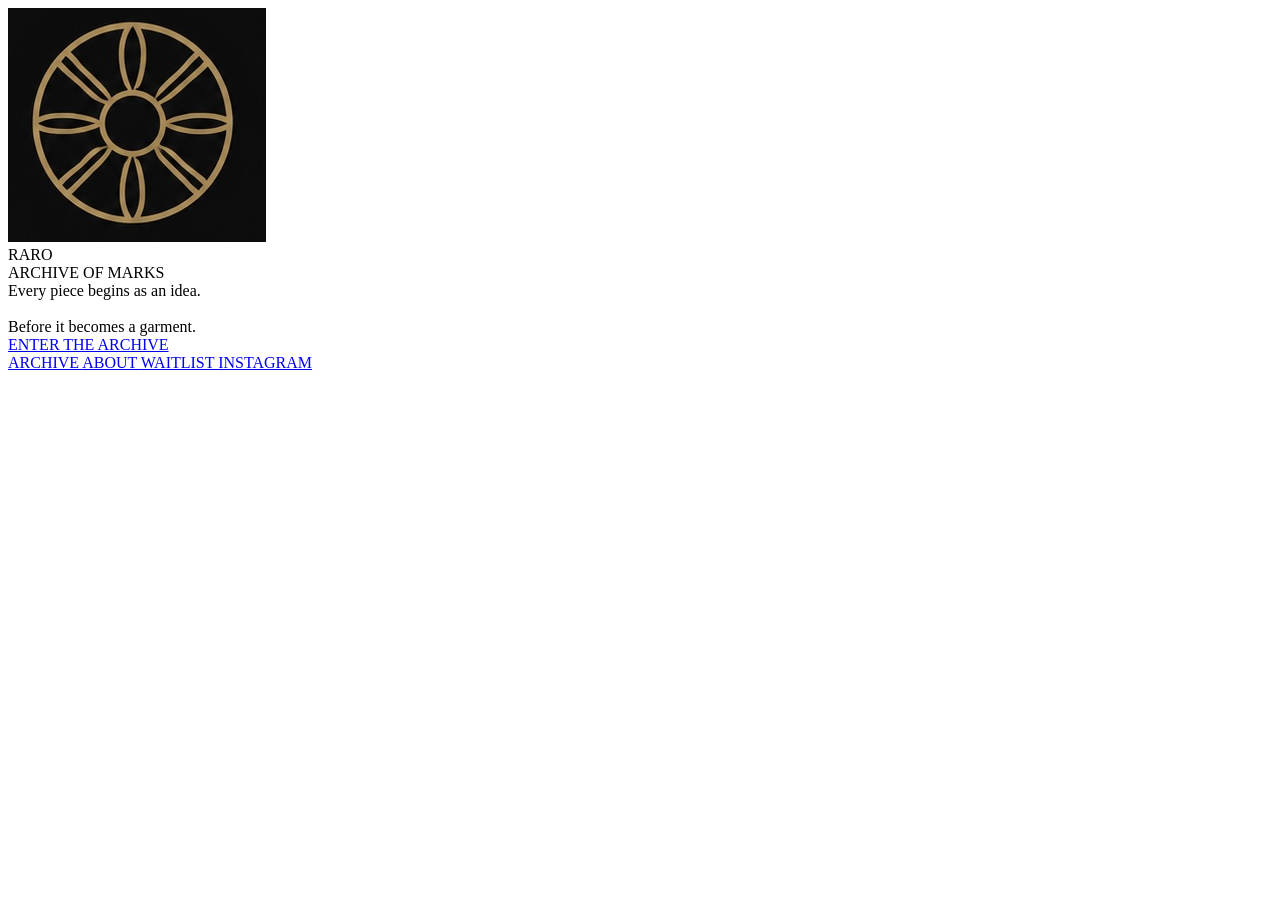
<file: index.html>
<!DOCTYPE html>
<html lang="en">

<head>

<meta charset="UTF-8">

<meta name="viewport" content="width=device-width, initial-scale=1.0">

<title>RARO</title>

<link rel="stylesheet" href="css/brand.css">
</head>

<body>

<div class="container">
    <div class="mark-container">

<img
src="RARO_MASTER/02_MASTER_ASSETS/00B72C45-AAB4-4D9D-A816-0C7C8D6F47F0.jpeg"
alt="RARO Mark"
class="raro-mark">

</div>

    <div class="logo">RARO</div>

    <div class="archive">
        ARCHIVE OF MARKS
    </div>

    <div class="description">
        Every piece begins as an idea.
        <br><br>
        Before it becomes a garment.
    </div>

    <a href="archive.html" class="enter">
        ENTER THE ARCHIVE
    </a>



<div class="bottom">

<a href="archive.html">
ARCHIVE
</a>

<a href="about.html">
ABOUT
</a>

<a href="waitlist.html">
WAITLIST
</a>

<a href="https://www.instagram.com/964raro?igsh=cXNmcWthMWxzYWw5" target="_blank">
INSTAGRAM
</a>

</div>


</body>
</html>
</file>
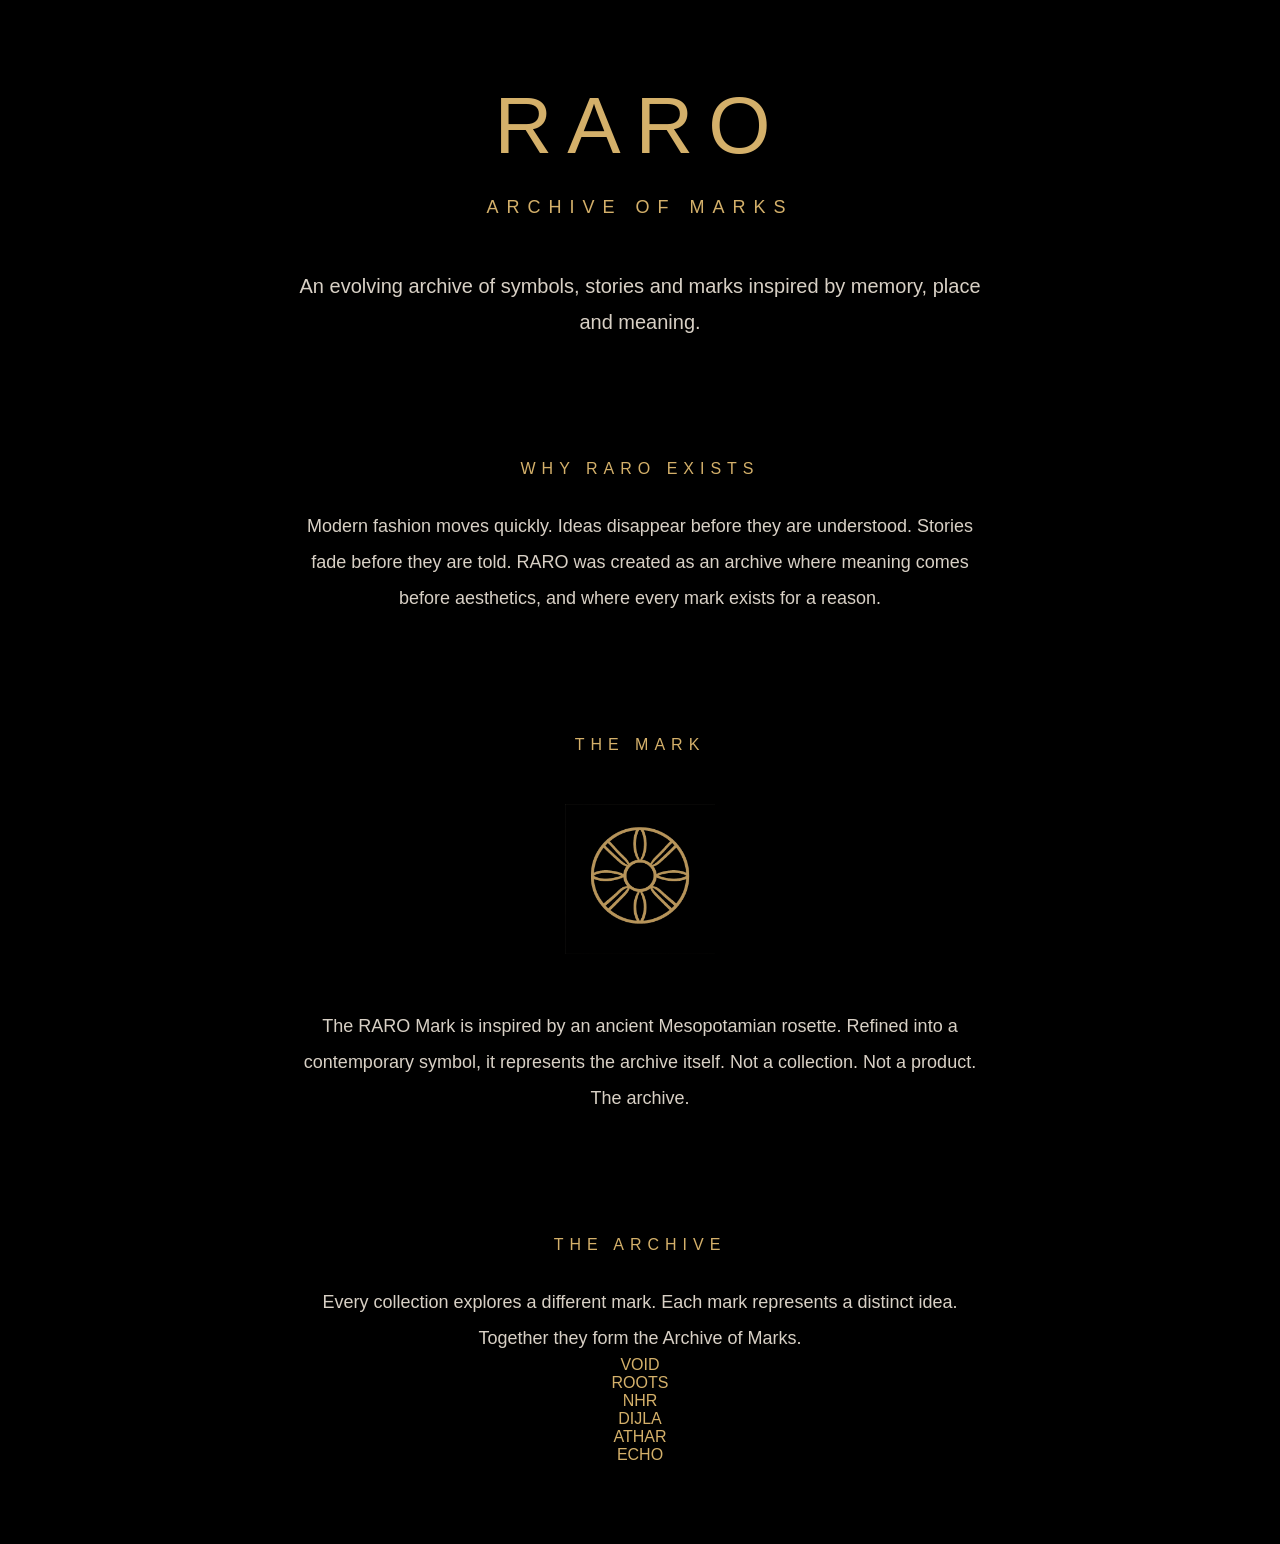
<file: about.html>
<!DOCTYPE html>
<html lang="en">
<head>
<meta charset="UTF-8">
<meta name="viewport" content="width=device-width, initial-scale=1.0">
<title>About — RARO</title>
 
   <style>

body{
    background:#000;
    color:#d4b06a;
    margin:0;
    font-family:Arial,sans-serif;
}

.about-container{
    max-width:700px;
    margin:auto;
    padding:80px 30px;
    text-align:center;
}

.logo{
    font-size:80px;
    letter-spacing:15px;
    margin-bottom:25px;
}

.archive-title{
    letter-spacing:8px;
    font-size:18px;
    margin-bottom:50px;
}

.intro{
    color:#d8d0c5;
    line-height:1.8;
    font-size:20px;
    margin-bottom:100px;
}

.section-title{
    letter-spacing:6px;
    font-size:16px;
    margin-bottom:30px;
}

.section-text{
    color:#d8d0c5;
    line-height:2;
    font-size:18px;
}
.section{
    margin-top:120px;
}    
.mark-container{
    margin:50px 0;
}

.raro-mark{
    width:150px;
    height:auto;
.collections{
    margin-top:50px;
    display:flex;
    flex-wrap:wrap;
    justify-content:center;
    gap:25px;
}

.collections div{
    color:#d4b06a;
    letter-spacing:4px;
    font-size:14px;
}
   </style> 
</head>

<body>

<div class="about-container">

    <div class="logo">
        RARO
    </div>

    <div class="archive-title">
        ARCHIVE OF MARKS
    </div>

    <div class="intro">
        An evolving archive of symbols, stories and marks inspired by memory, place and meaning.
    </div>

    <div class="section">

        <div class="section-title">
            WHY RARO EXISTS
        </div>

        <div class="section-text">
            Modern fashion moves quickly.

            Ideas disappear before they are understood.

            Stories fade before they are told.

            RARO was created as an archive where meaning comes before aesthetics, and where every mark exists for a reason.
        </div>

    </div>

<div class="section">

    <div class="section-title">
        THE MARK
    </div>

    <div class="mark-container">
        <img src="RARO_MASTER/Brand/0FF78E78-E2DE-4354-BC72-C46B4FC25778.png" alt="RARO Mark" class="raro-mark">
    </div>

    <div class="section-text">
        The RARO Mark is inspired by an ancient Mesopotamian rosette.

        Refined into a contemporary symbol, it represents the archive itself.

        Not a collection.

        Not a product.

        The archive.
    </div>
<div class="section">

    <div class="section-title">
        THE ARCHIVE
    </div>

    <div class="section-text">
        Every collection explores a different mark.

        Each mark represents a distinct idea.

        Together they form the Archive of Marks.
    </div>

    <div class="collections">

        <div>VOID</div>
        <div>ROOTS</div>
        <div>NHR</div>
        <div>DIJLA</div>
        <div>ATHAR</div>
        <div>ECHO</div>

    </div>

</div>
</div
</div>

</body>
</html>
</file>
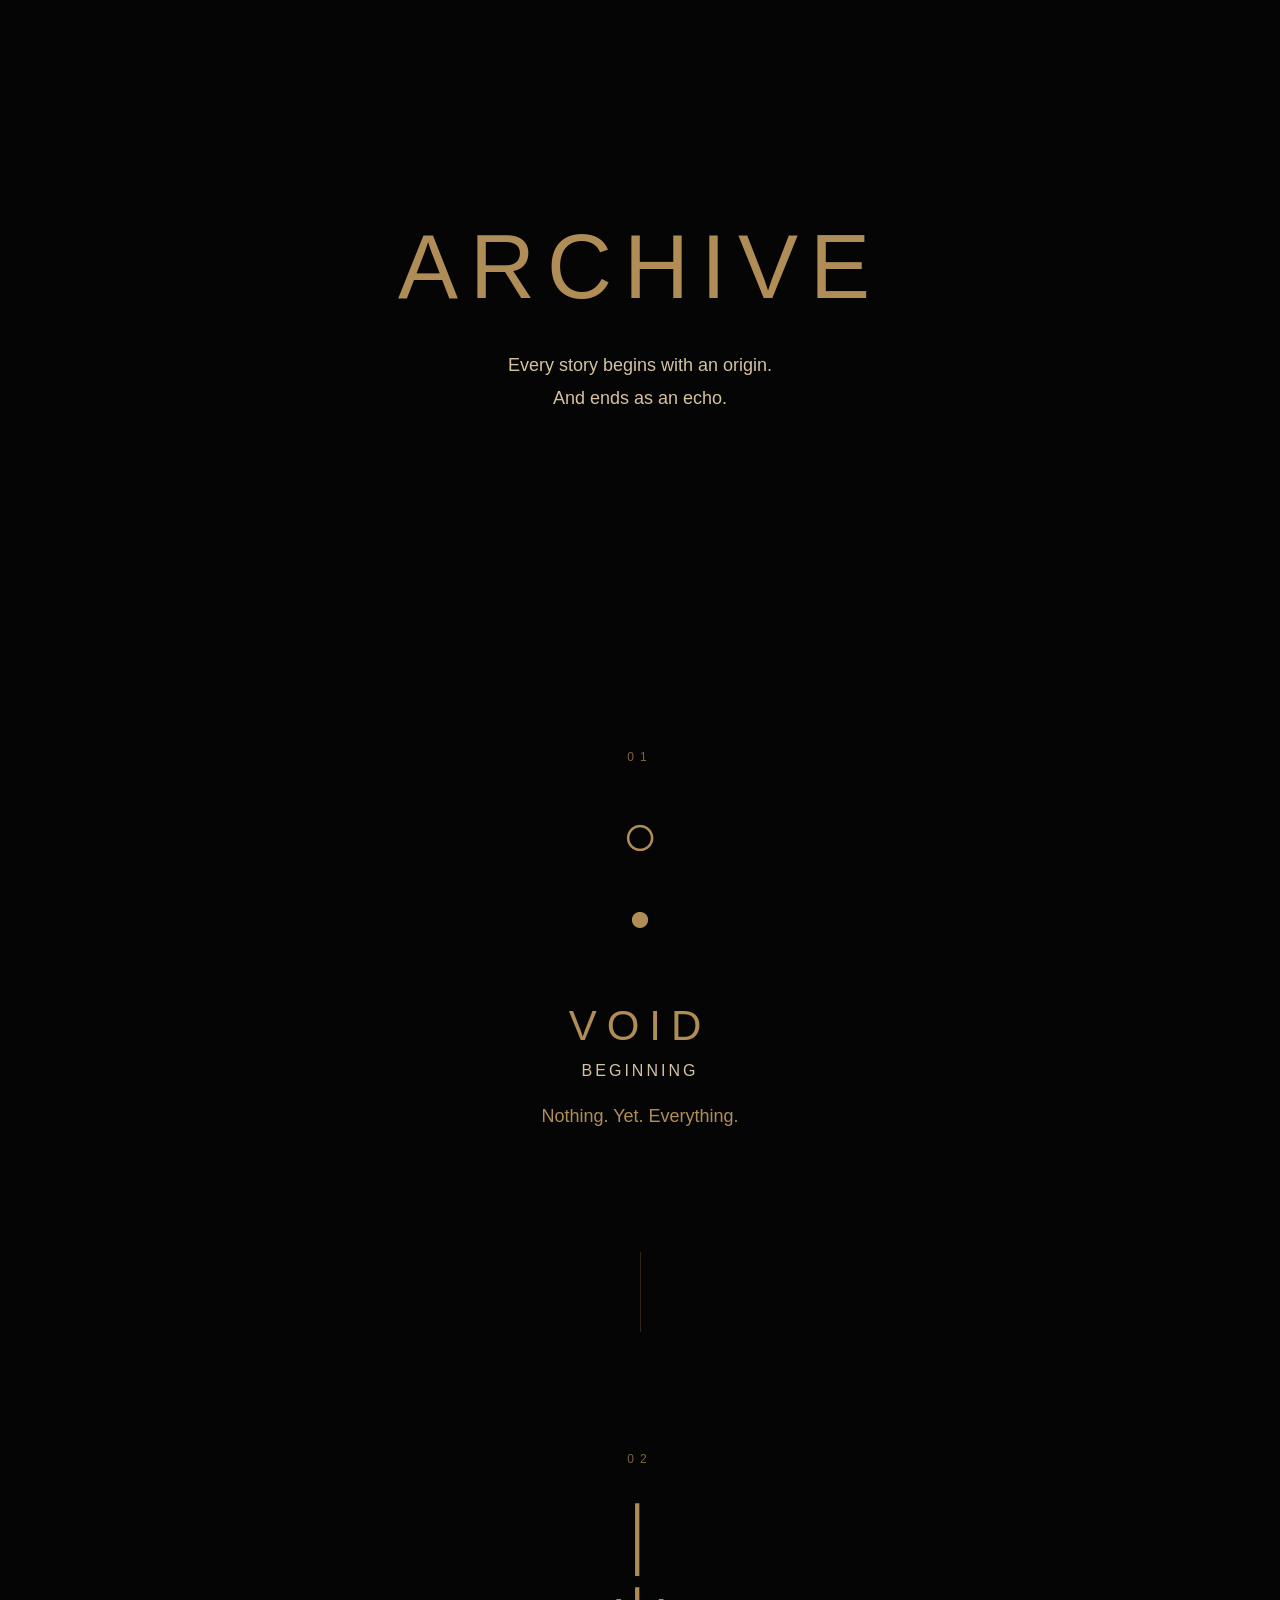
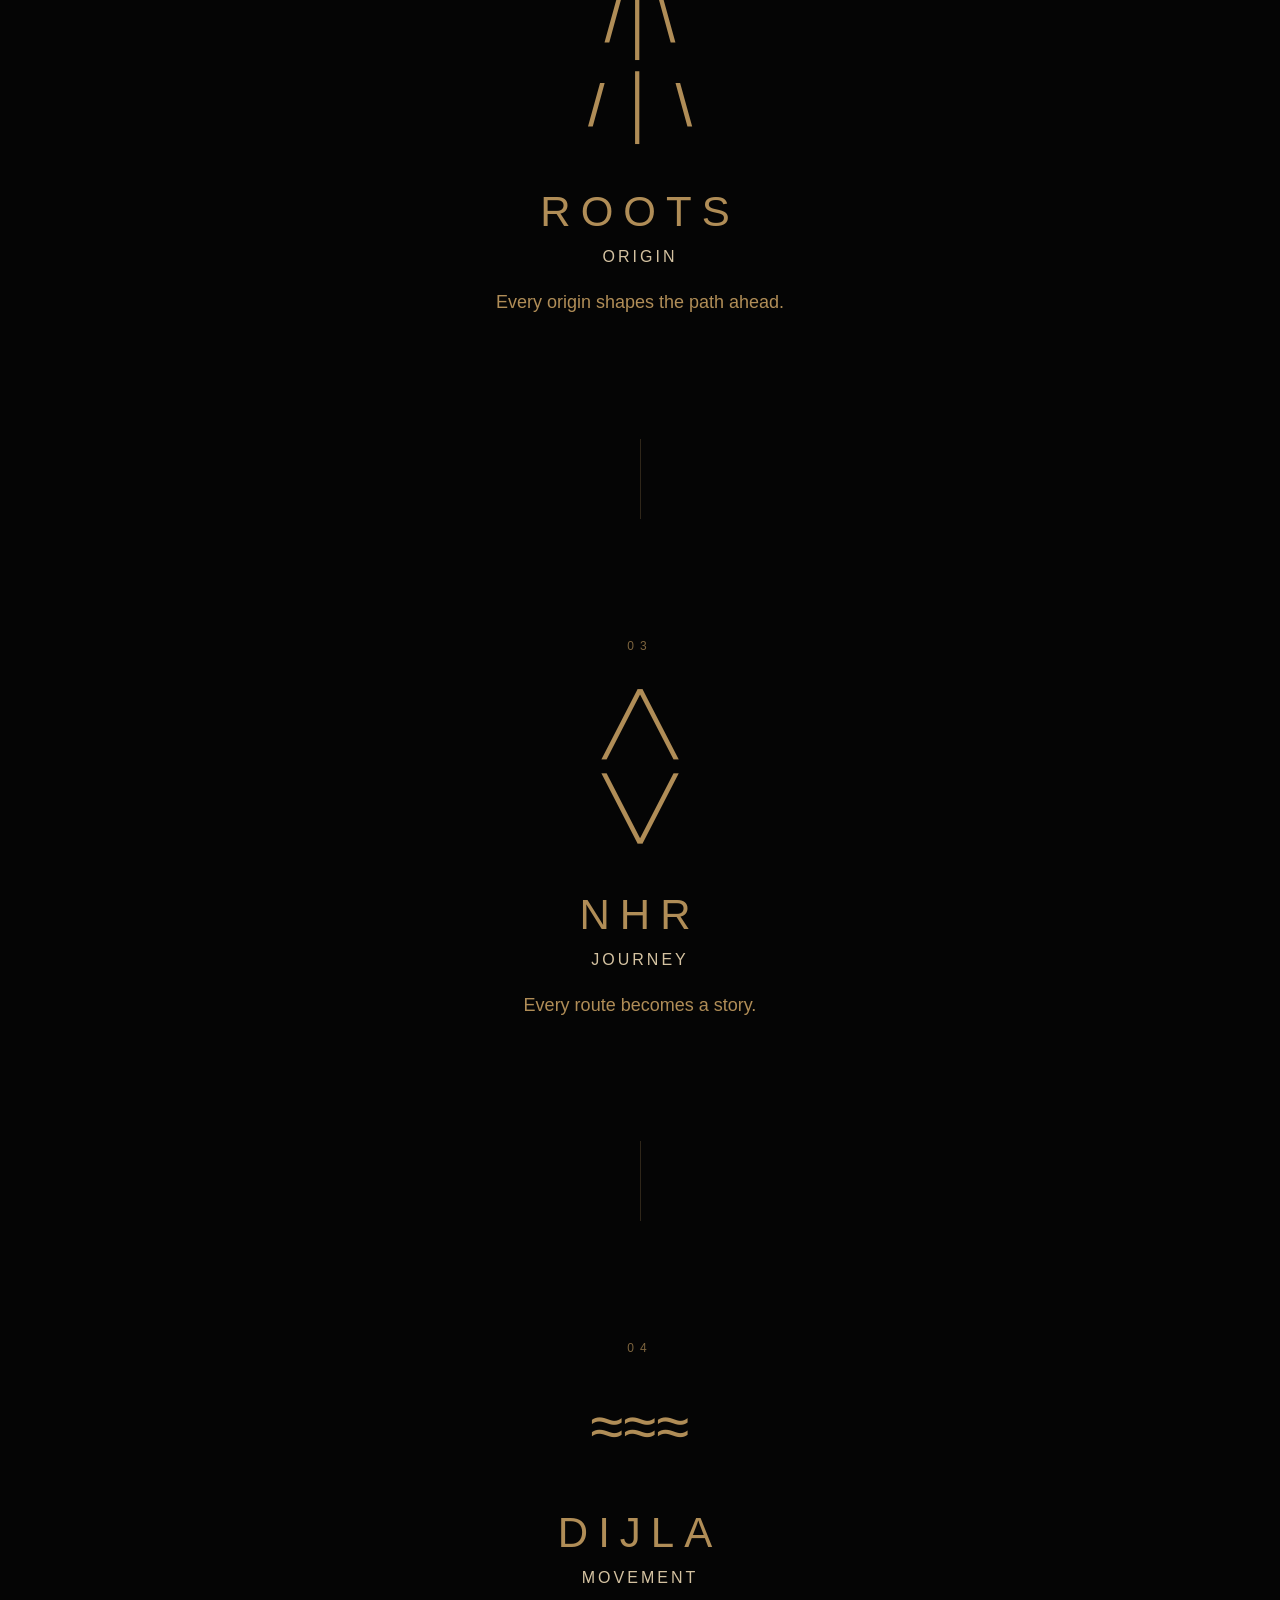
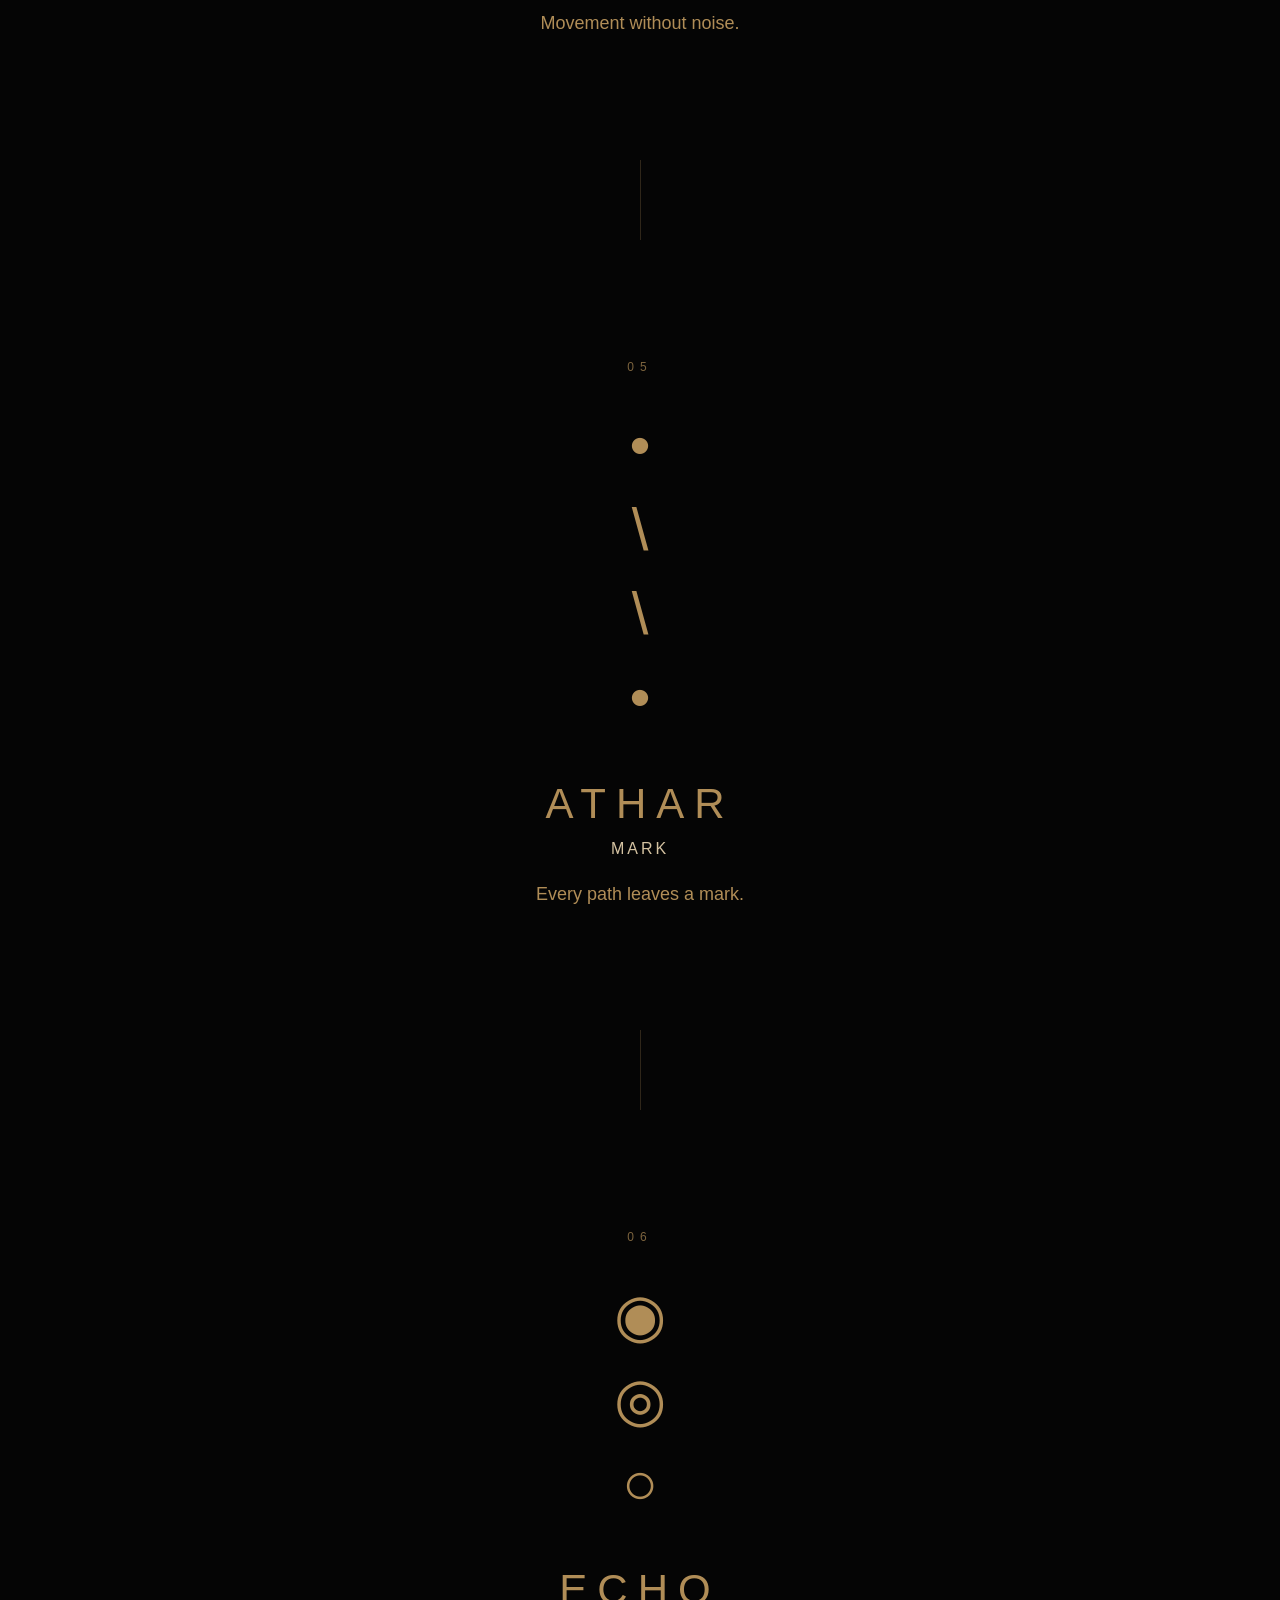
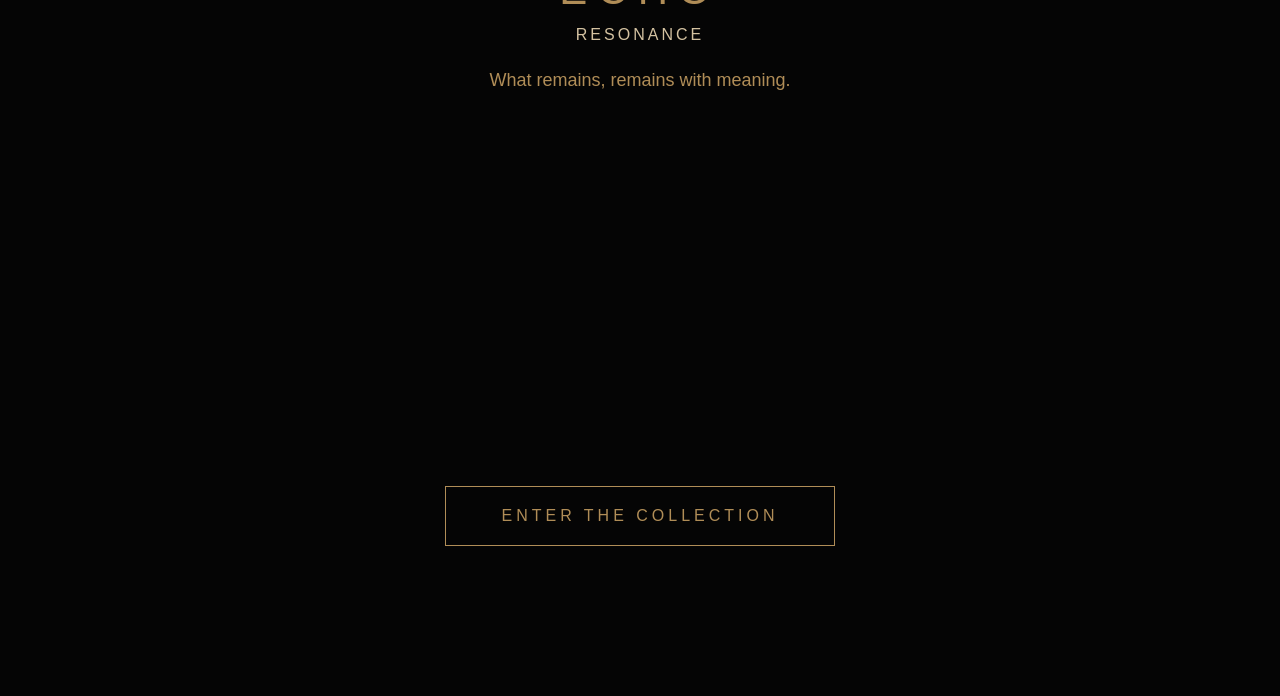
<file: archive-old.html>
<!DOCTYPE html>
<html lang="en">

<head>
<meta charset="UTF-8">
<meta name="viewport" content="width=device-width, initial-scale=1.0">

<title>RARO — Archive</title>

<style>

*{
margin:0;
padding:0;
box-sizing:border-box;
}

html{
scroll-behavior:smooth;
}

body{

background:#050505;
color:#b08d57;
font-family:Arial,sans-serif;

}

.header{

min-height:70vh;

display:flex;
flex-direction:column;

justify-content:center;
align-items:center;

text-align:center;

padding:40px;

}

.header h1{

font-size:clamp(48px,8vw,90px);

font-weight:300;

letter-spacing:12px;

margin-bottom:30px;

}

.header p{

color:#d4c2a1;

font-size:18px;

line-height:1.8;

max-width:600px;

}

.archive{

max-width:900px;

margin:auto;

padding:0 25px 120px 25px;

}

.concept{

text-decoration:none;

display:flex;

flex-direction:column;

align-items:center;

text-align:center;

padding:120px 0;

transition:0.4s ease;

color:inherit;

}

.concept:hover{

transform:scale(1.03);

}

.number{

font-size:12px;

letter-spacing:6px;

margin-bottom:30px;

opacity:.7;

}

.symbol{

font-size:60px;

line-height:1.4;

margin-bottom:40px;

transition:.4s;

}

.concept:hover .symbol{

text-shadow:
0 0 10px rgba(176,141,87,.6),
0 0 30px rgba(176,141,87,.4),
0 0 60px rgba(176,141,87,.2);

}

.name{

font-size:42px;

font-weight:300;

letter-spacing:10px;

margin-bottom:12px;

}

.meaning{

font-size:16px;

color:#d4c2a1;

letter-spacing:3px;

margin-bottom:20px;

}

.quote{

font-size:18px;

color:#b08d57;

max-width:500px;

line-height:1.8;

}

.divider{

width:1px;

height:80px;

background:rgba(176,141,87,.25);

margin:auto;

}

.footer{

padding:150px 20px;

text-align:center;

}

.collection-btn{

display:inline-block;

padding:20px 55px;

border:1px solid #b08d57;

color:#b08d57;

text-decoration:none;

letter-spacing:4px;

transition:.3s;

}

.collection-btn:hover{

background:#b08d57;

color:#050505;

}

</style>

</head>

<body>

<section class="header">

<h1>ARCHIVE</h1>

<p>
Every story begins with an origin.<br>
And ends as an echo.
</p>

</section>

<section class="archive">

<a href="void.html" class="concept">

<div class="number">01</div>

<div class="symbol">
○<br>•
</div>

<div class="name">VOID</div>

<div class="meaning">BEGINNING</div>

<div class="quote">
Nothing. Yet. Everything.
</div>

</a>

<div class="divider"></div>

<a href="roots.html" class="concept">

<div class="number">02</div>

<div class="symbol">
│<br>
/│\<br>
/ │ \
</div>

<div class="name">ROOTS</div>

<div class="meaning">ORIGIN</div>

<div class="quote">
Every origin shapes the path ahead.
</div>

</a>

<div class="divider"></div>

<a href="nhr.html" class="concept">

<div class="number">03</div>

<div class="symbol">
╱╲<br>
╲╱
</div>

<div class="name">NHR</div>

<div class="meaning">JOURNEY</div>

<div class="quote">
Every route becomes a story.
</div>

</a>

<div class="divider"></div>

<a href="dijla.html" class="concept">

<div class="number">04</div>

<div class="symbol">
≈≈≈
</div>

<div class="name">DIJLA</div>

<div class="meaning">MOVEMENT</div>

<div class="quote">
Movement without noise.
</div>

</a>

<div class="divider"></div>

<a href="athar.html" class="concept">

<div class="number">05</div>

<div class="symbol">
•<br>
\<br>
\<br>
•
</div>

<div class="name">ATHAR</div>

<div class="meaning">MARK</div>

<div class="quote">
Every path leaves a mark.
</div>

</a>

<div class="divider"></div>

<a href="echo.html" class="concept">

<div class="number">06</div>

<div class="symbol">
◉<br>
◎<br>
○
</div>

<div class="name">ECHO</div>

<div class="meaning">RESONANCE</div>

<div class="quote">
What remains, remains with meaning.
</div>

</a>

</section>

<section class="footer">

<a href="collection.html" class="collection-btn">
ENTER THE COLLECTION
</a>

</section>

</body>
</html>
</file>
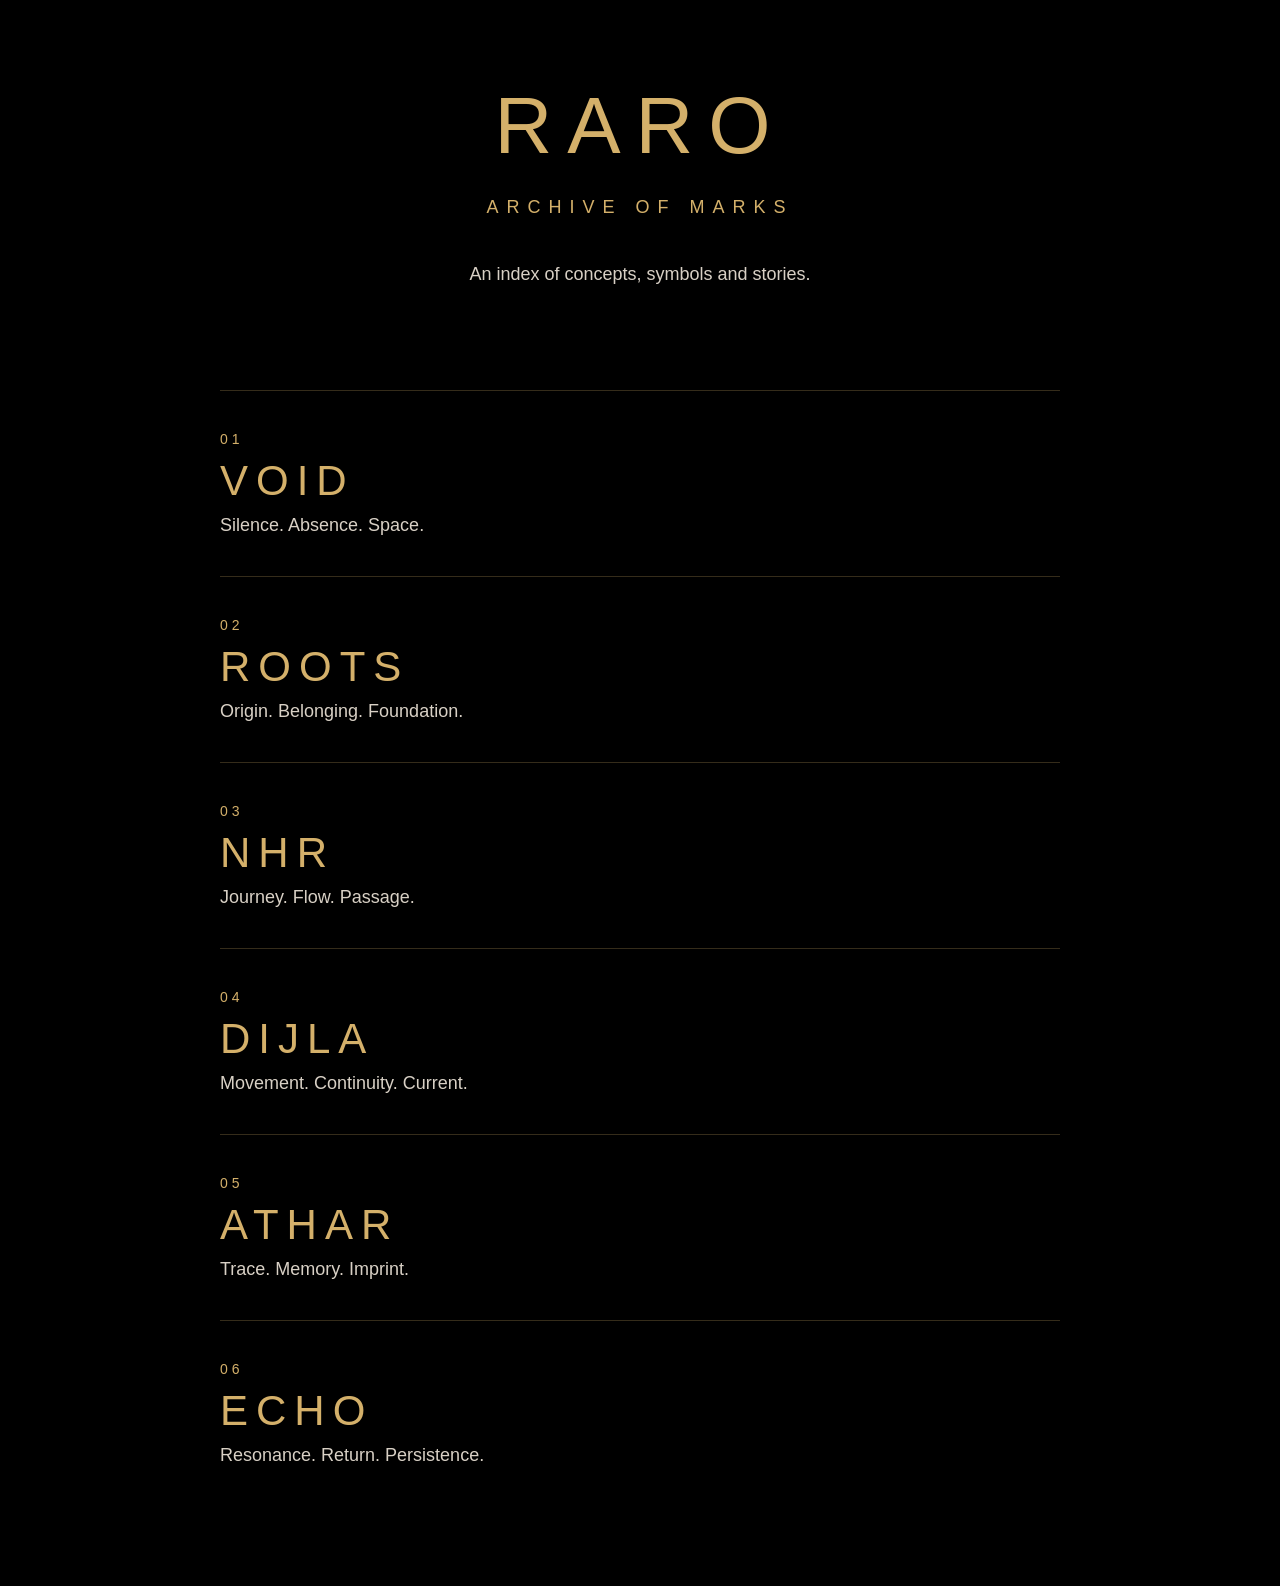
<file: archive.html>
<!DOCTYPE html>
<html lang="en">

<head>
<meta charset="UTF-8">
<meta name="viewport" content="width=device-width, initial-scale=1.0">

<title>RARO — Archive</title>

<style>

*{
margin:0;
padding:0;
box-sizing:border-box;
}

body{
background:#000;
color:#d4b06a;
font-family:Arial,sans-serif;
}

.container{
max-width:900px;
margin:auto;
padding:80px 30px;
}

.header{
text-align:center;
margin-bottom:100px;
}

.logo{
font-size:80px;
letter-spacing:15px;
margin-bottom:25px;
}

.archive-title{
letter-spacing:8px;
font-size:18px;
margin-bottom:40px;
}

.intro{
color:#d8d0c5;
line-height:1.8;
font-size:18px;
max-width:600px;
margin:auto;
}

.item{
    display:block;
    text-decoration:none;
    color:inherit;
    padding:40px 0;
    border-top:1px solid rgba(212,176,106,.25);
    cursor:pointer;
}
  .item:hover{
    opacity:.8;
}

.number{
font-size:14px;
letter-spacing:4px;
margin-bottom:10px;
}

.name{
font-size:42px;
letter-spacing:8px;
margin-bottom:10px;
}

.meaning{
color:#d8d0c5;
font-size:18px;
}

.item:hover{
opacity:.8;
}

</style>
</head>

<body>

<div class="container">

<div class="header">

<div class="logo">RARO</div>

<div class="archive-title">
ARCHIVE OF MARKS
</div>

<div class="intro">
An index of concepts, symbols and stories.
</div>

</div>
    
<a href="void.html" class="item">
<div class="number">01</div>
<div class="name">VOID</div>
<div class="meaning">Silence. Absence. Space.</div>
</a>

<a href="roots.html" class="item">
<div class="number">02</div>
<div class="name">ROOTS</div>
<div class="meaning">Origin. Belonging. Foundation.</div>
</a>

<a href="nhr.html" class="item">
<div class="number">03</div>
<div class="name">NHR</div>
<div class="meaning">Journey. Flow. Passage.</div>
</a>

<a href="dijla.html" class="item">
<div class="number">04</div>
<div class="name">DIJLA</div>
<div class="meaning">Movement. Continuity. Current.</div>
</a>

<a href="athar.html" class="item">
<div class="number">05</div>
<div class="name">ATHAR</div>
<div class="meaning">Trace. Memory. Imprint.</div>
</a>

<a href="echo.html" class="item">
<div class="number">06</div>
<div class="name">ECHO</div>
<div class="meaning">Resonance. Return. Persistence.</div>
</a>

</div>

</body>
</html
</file>
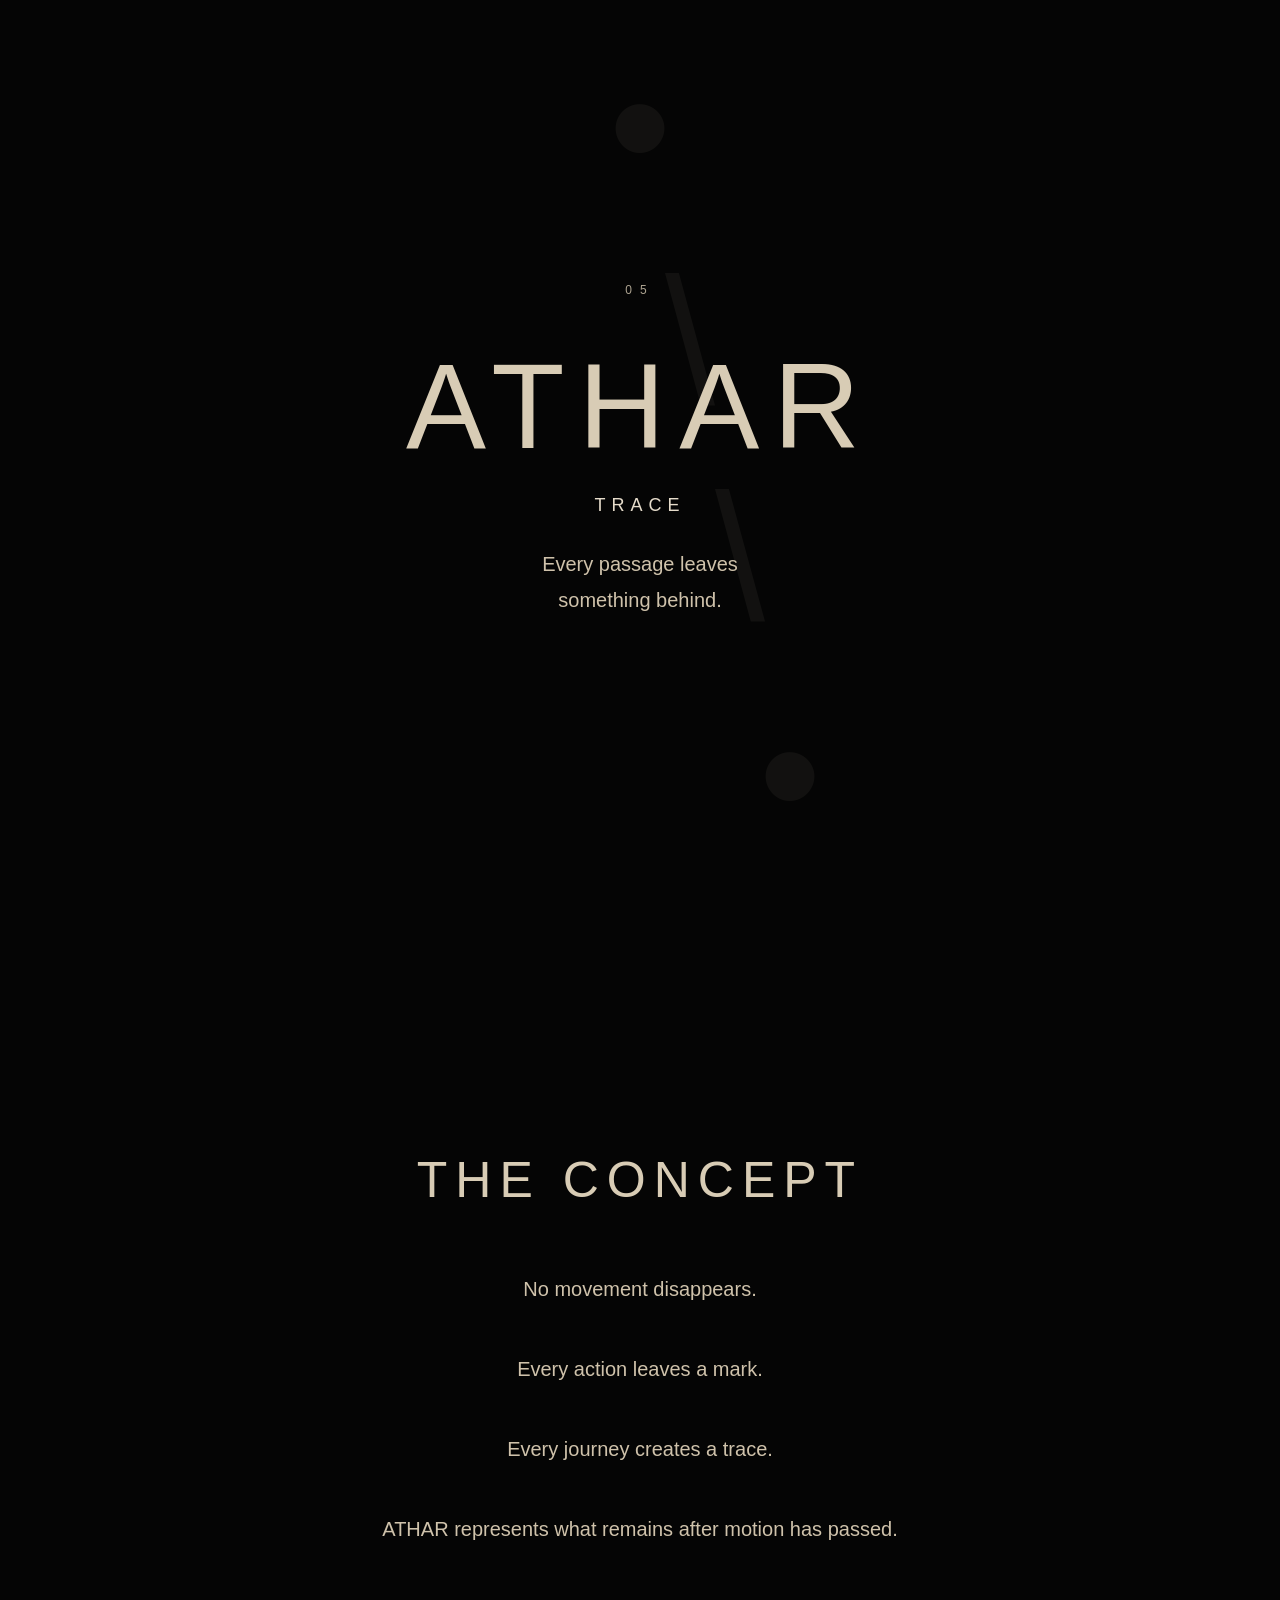
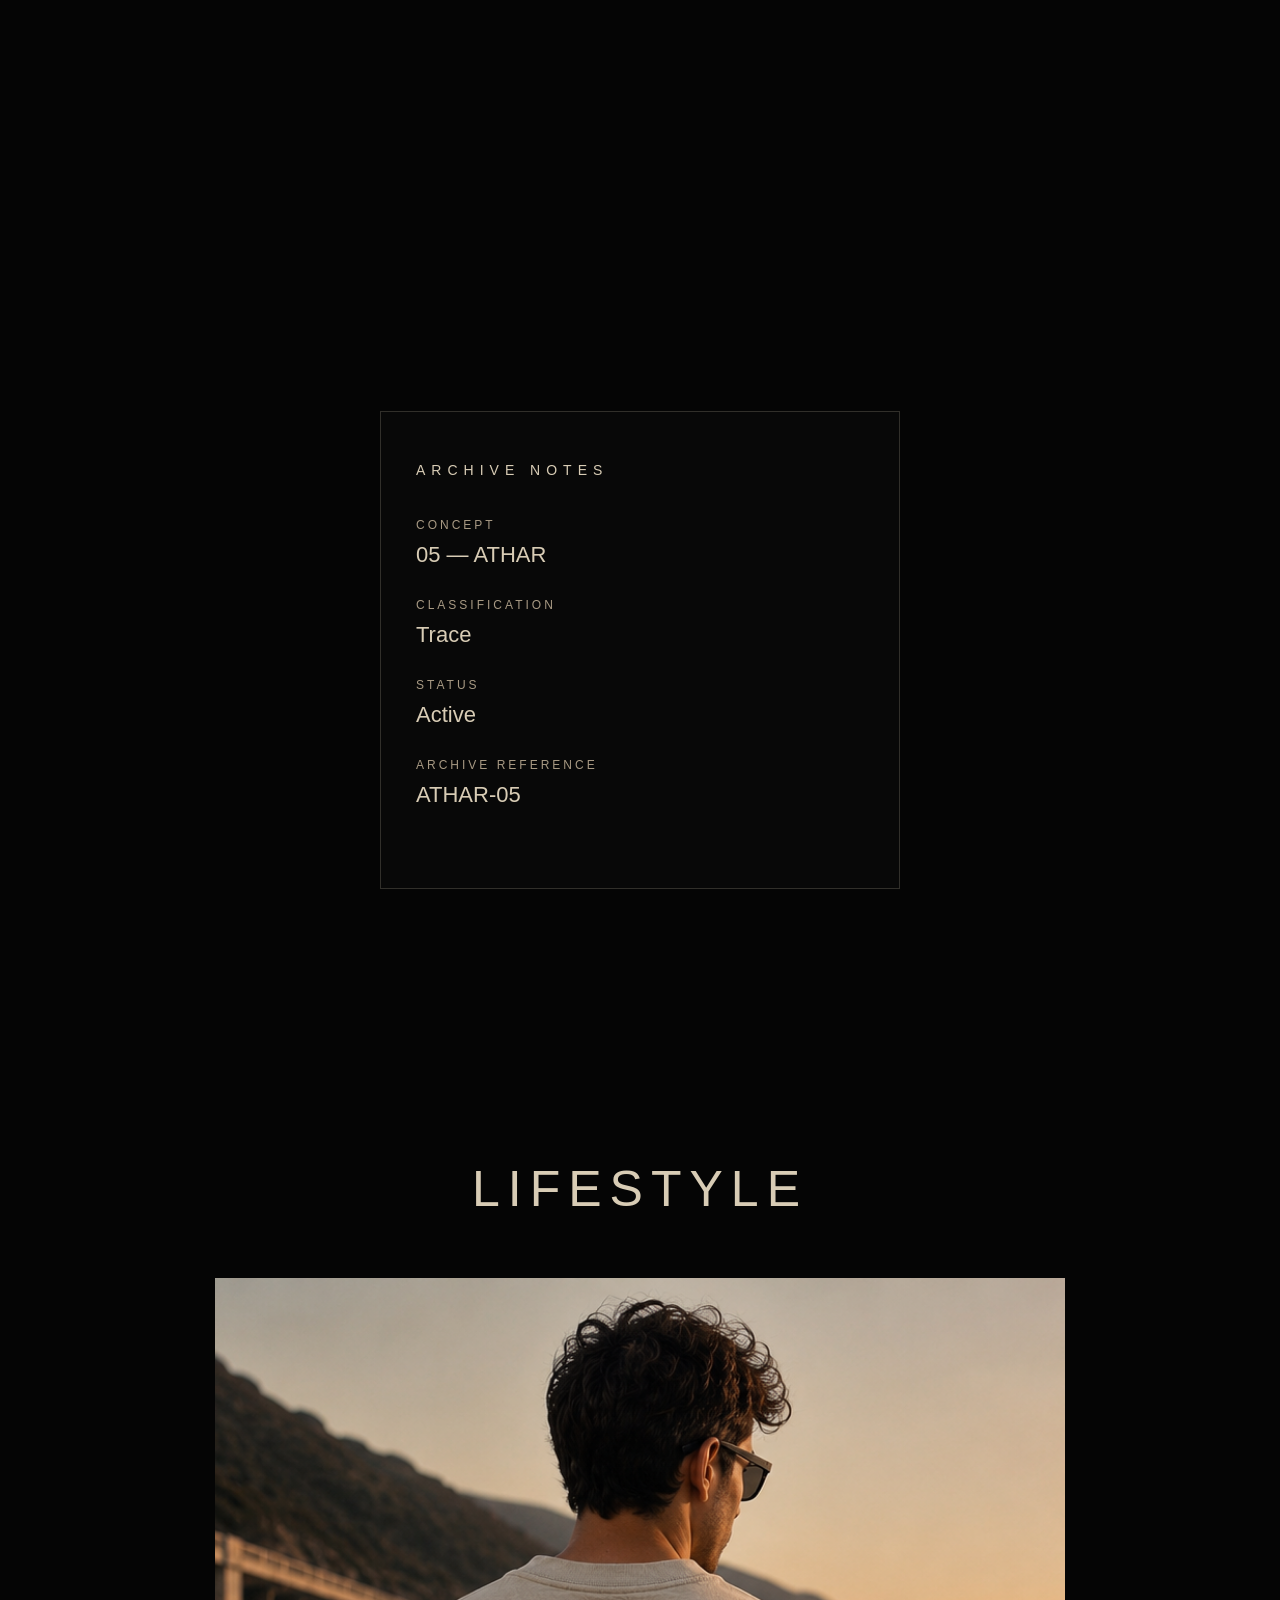
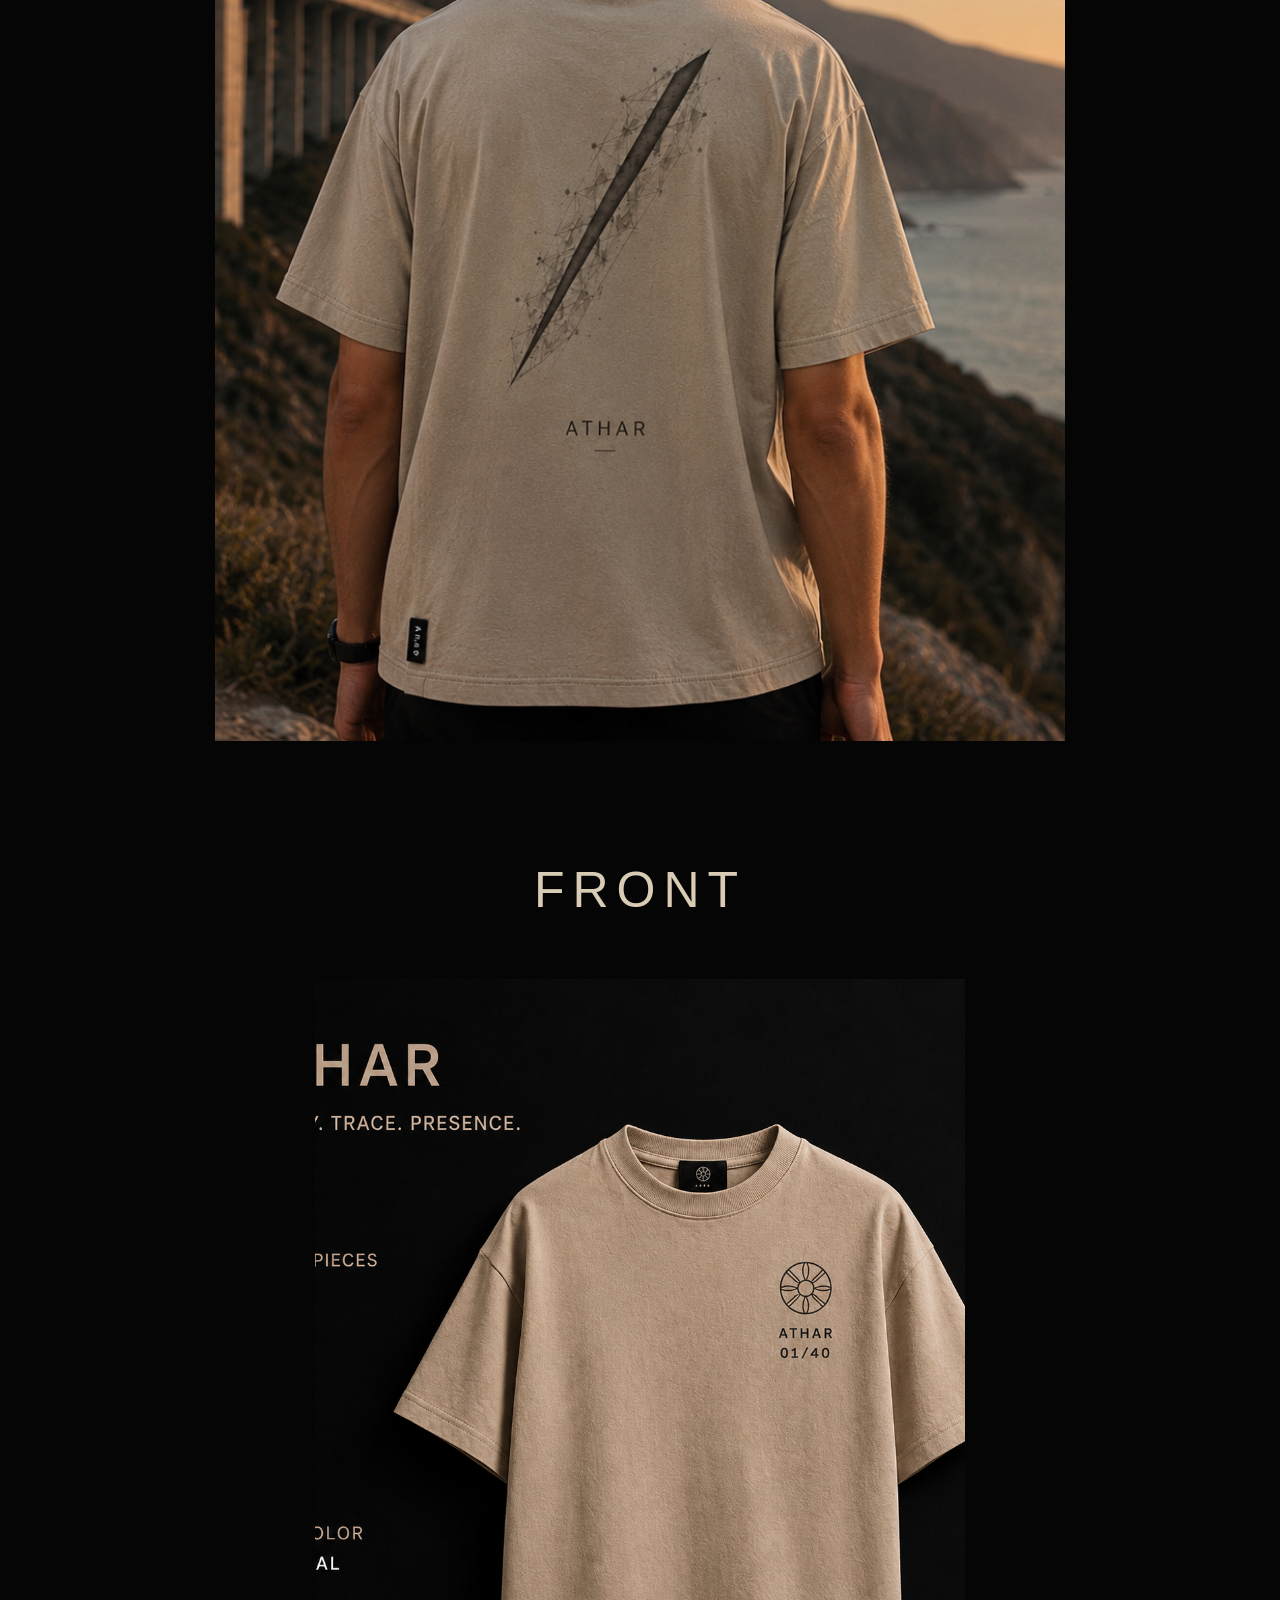
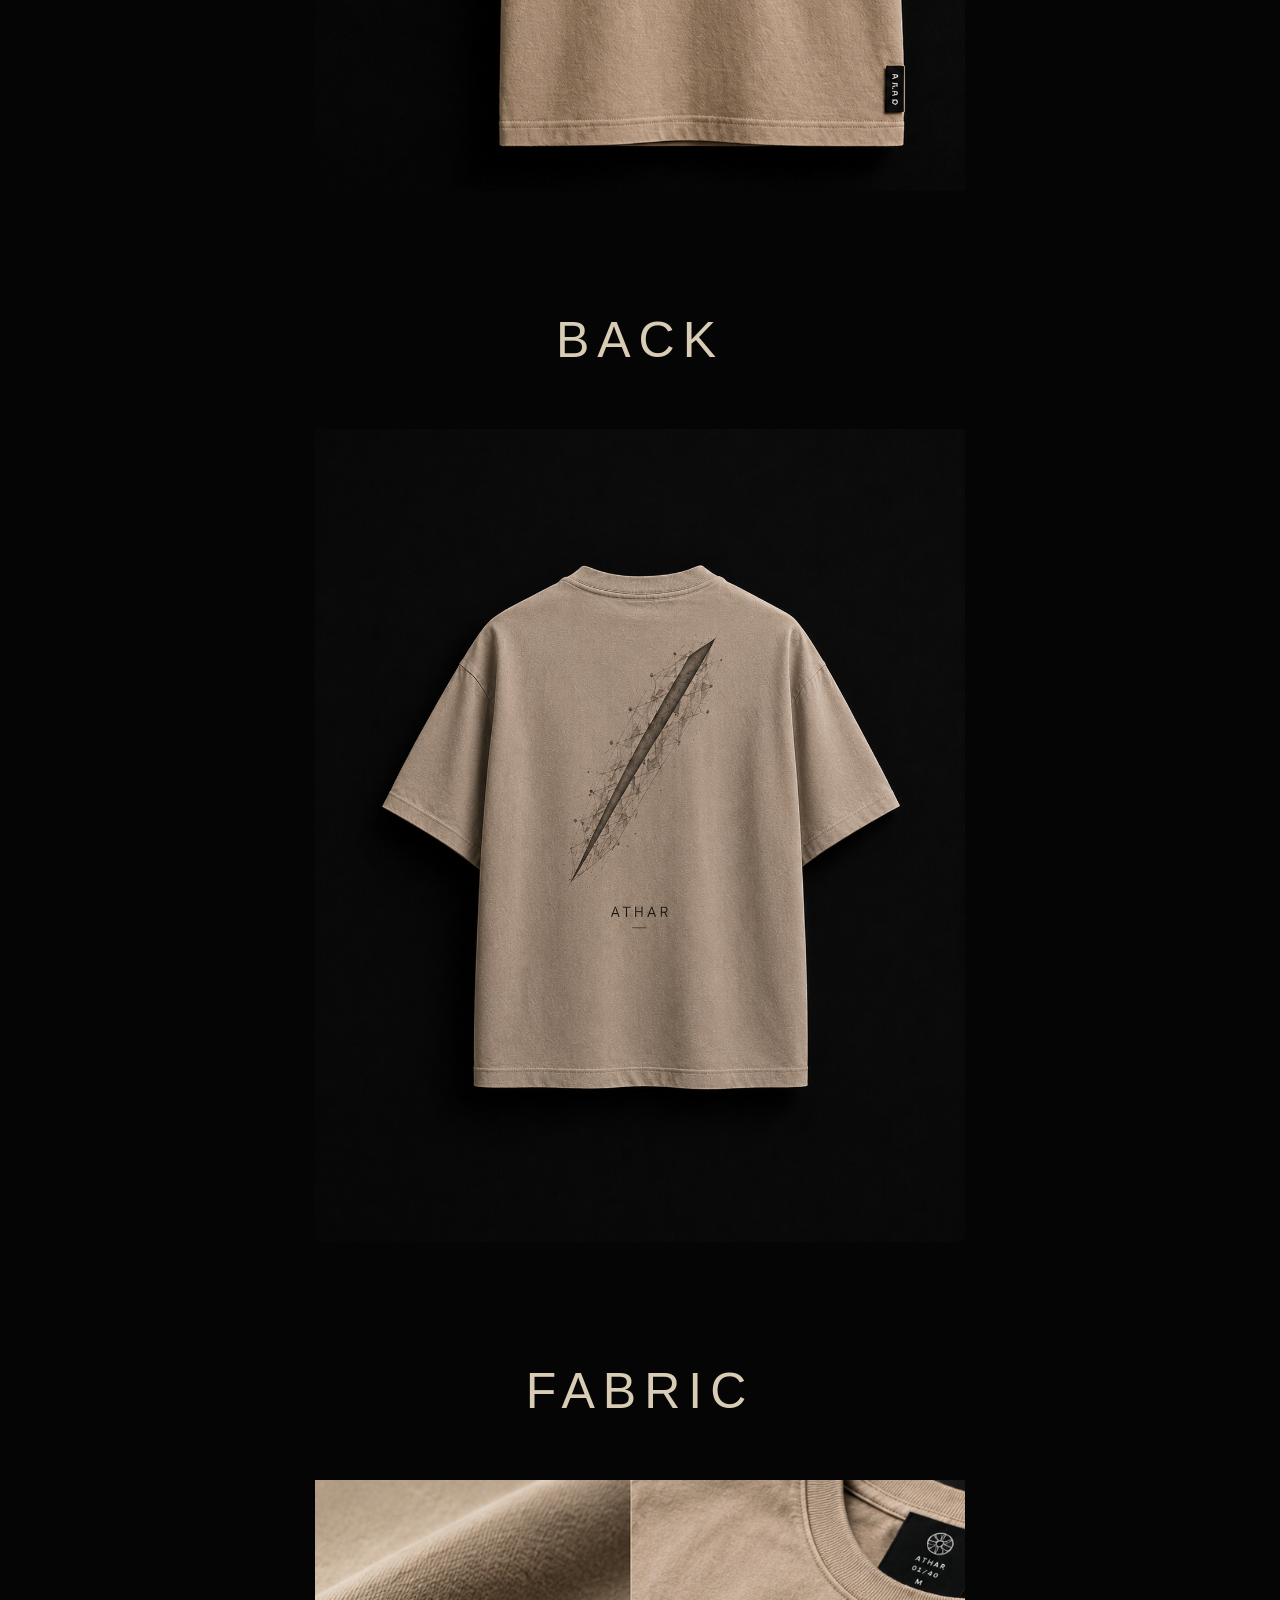
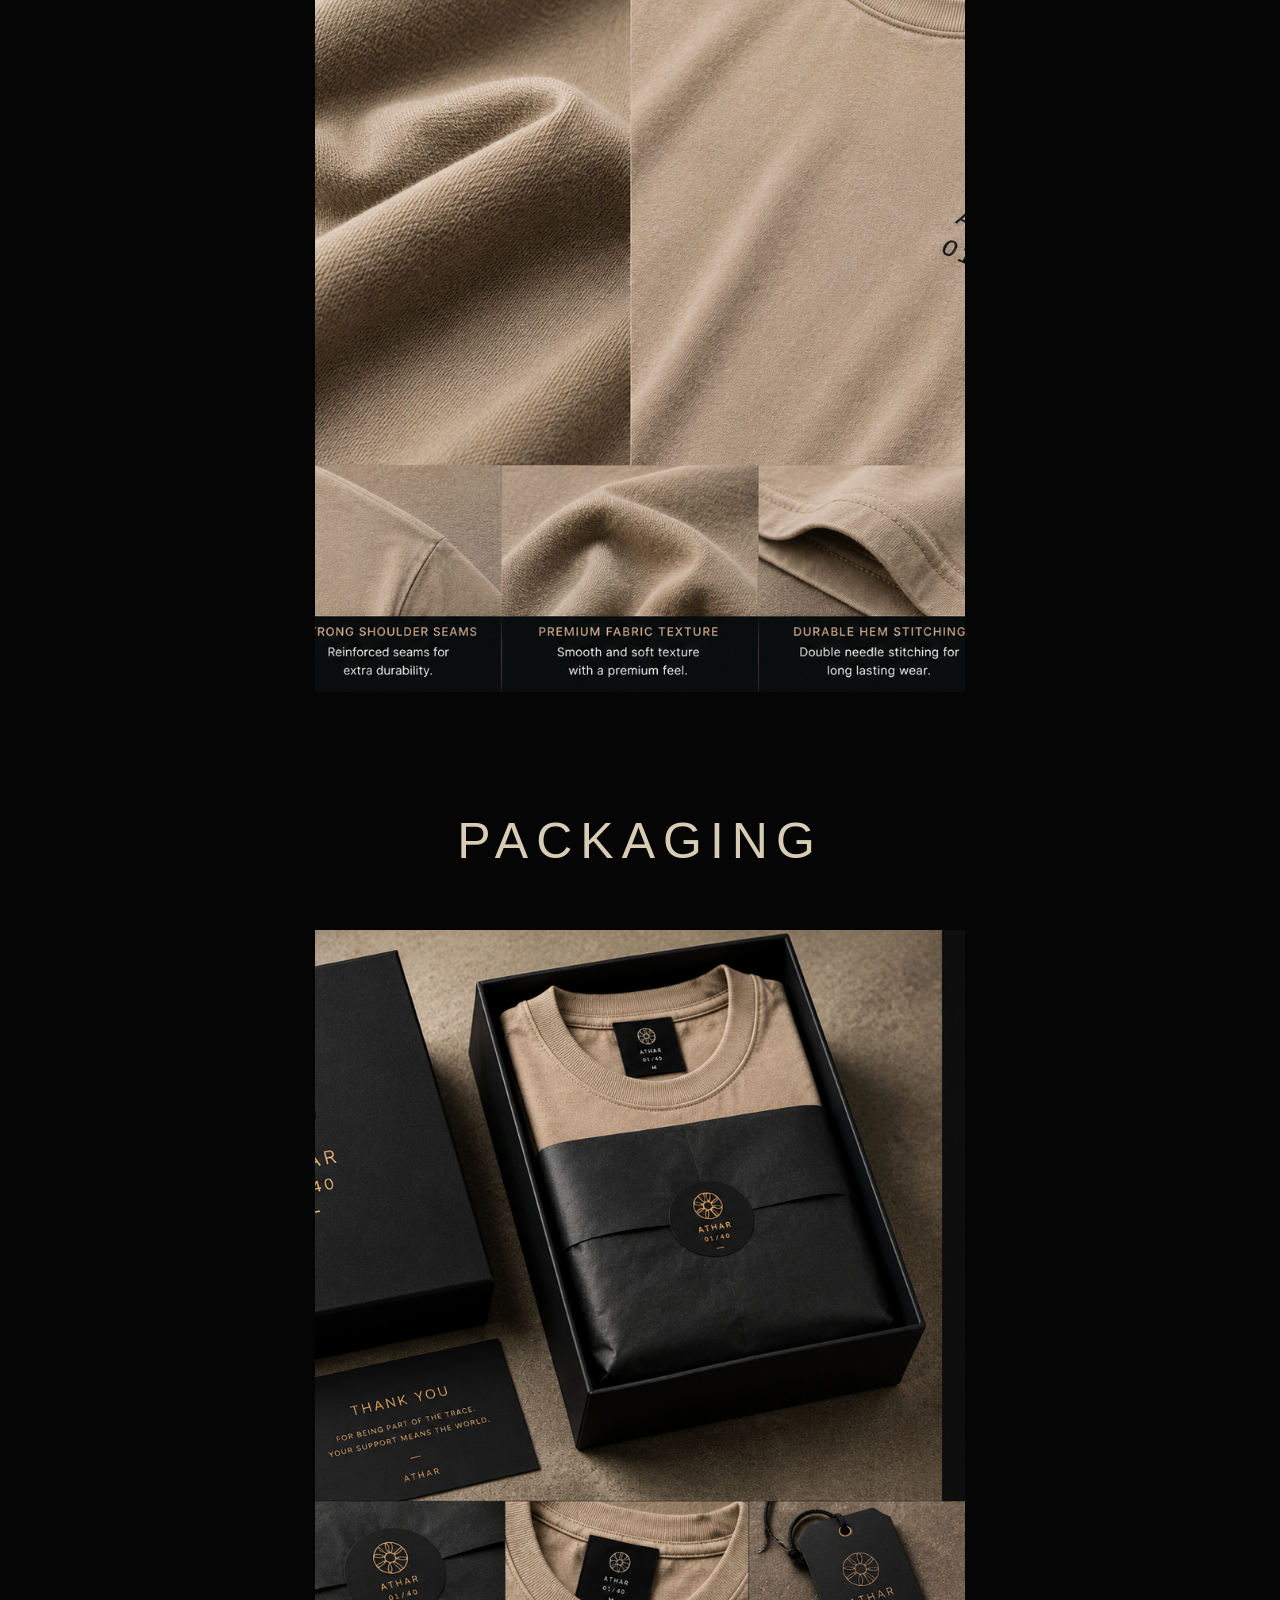
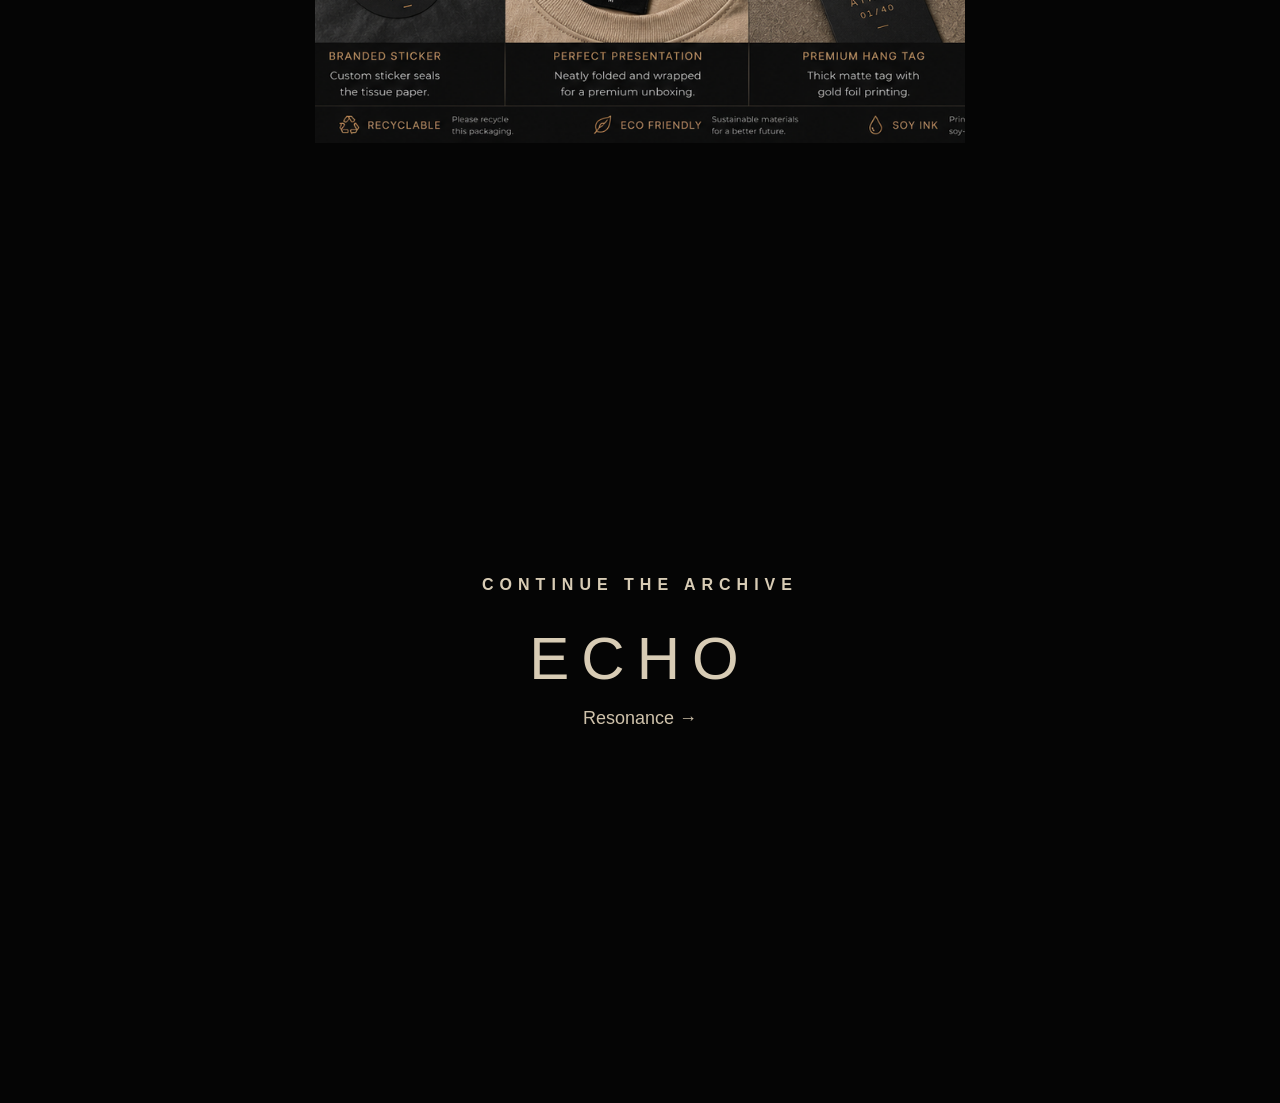
<file: athar.html>
<!DOCTYPE html>
<html lang="en">

<head>

<meta charset="UTF-8">
<meta name="viewport" content="width=device-width, initial-scale=1.0">

<title>RARO — ATHAR</title>

<style>

*{
margin:0;
padding:0;
box-sizing:border-box;
}

html{
scroll-behavior:smooth;
}

body{
background:#050505;
font-family:Arial,sans-serif;
overflow-x:hidden;
color:#D8CCB5;
}

/* HERO */

.hero{

height:100vh;

display:flex;

justify-content:center;
align-items:center;

text-align:center;

position:relative;

overflow:hidden;

}

.trace{

position:absolute;

font-size:180px;

line-height:1.2;

color:#D8CCB5;

opacity:.06;

animation:drift 12s ease-in-out infinite;

user-select:none;

}

@keyframes drift{

0%{
transform:translate(-20px,-10px);
opacity:.04;
}

50%{
transform:translate(20px,10px);
opacity:.08;
}

100%{
transform:translate(-20px,-10px);
opacity:.04;
}

}

.content{

position:relative;

z-index:2;

}

.number{

font-size:12px;

letter-spacing:8px;

margin-bottom:40px;

opacity:.8;

}

.name{

font-size:clamp(60px,10vw,120px);

font-weight:300;

letter-spacing:14px;

margin-bottom:20px;

}

.meaning{

font-size:18px;

letter-spacing:6px;

margin-bottom:30px;

color:#E6DCCB;

}

.quote{

font-size:20px;

line-height:1.8;

color:#CFC2AB;

}

/* SECTIONS */

.section{

min-height:100vh;

display:flex;
flex-direction:column;

justify-content:center;
align-items:center;

text-align:center;

padding:60px 30px;

}

.section h2{

font-size:clamp(28px,5vw,50px);

font-weight:300;

letter-spacing:8px;

margin-bottom:60px;

}

.section p{

max-width:720px;

font-size:20px;

line-height:2;

color:#CFC2AB;

}

/* ARCHIVE NOTES */

.archive-card{

width:min(90%,520px);

border:1px solid rgba(216,204,181,.20);

padding:50px 35px;

text-align:left;

background:rgba(255,255,255,.01);

}

.archive-title{

font-size:14px;

letter-spacing:6px;

margin-bottom:40px;

}

.archive-item{

margin-bottom:30px;

}

.archive-label{

font-size:12px;

letter-spacing:3px;

margin-bottom:10px;

color:#A89A84;

text-transform:uppercase;

}

.archive-value{

font-size:22px;

color:#D8CCB5;

}
.lifestyle-image{
    width:min(94vw,850px);
    aspect-ratio:4/5;
    object-fit:cover;
    display:block;
    margin:0 auto;
}

.archive-image{
    width:min(90vw,650px);
    aspect-ratio:4/5;
    object-fit:cover;
    display:block;
    margin:0 auto;
}
/* PLACEHOLDERS */

.placeholder{

width:min(90%,900px);

height:60vh;

border:1px solid rgba(216,204,181,.18);

display:flex;

flex-direction:column;

justify-content:center;
align-items:center;

}

.placeholder-title{

font-size:28px;

letter-spacing:6px;

margin-bottom:20px;

}

.placeholder-sub{

font-size:15px;

letter-spacing:3px;

color:#B7AA95;

}

/* NEXT */

.next{

text-decoration:none;

color:#D8CCB5;

}

.next h3{

font-size:16px;

letter-spacing:6px;

margin-bottom:30px;

}

.next-name{

font-size:60px;

font-weight:300;

letter-spacing:12px;

margin-bottom:15px;

}

.next-sub{

font-size:18px;

color:#CFC2AB;

}

</style>

</head>

<body>

<section class="hero">

<div class="trace">

•
<br>
&nbsp;&nbsp;\
<br>
&nbsp;&nbsp;&nbsp;&nbsp;\
<br>
&nbsp;&nbsp;&nbsp;&nbsp;&nbsp;&nbsp;•

</div>

<div class="content">

<div class="number">05</div>

<div class="name">ATHAR</div>

<div class="meaning">TRACE</div>

<div class="quote">

Every passage leaves<br>
something behind.

</div>

</div>

</section>

<section class="section">

<h2>THE CONCEPT</h2>

<p>

No movement disappears.

<br><br>

Every action leaves a mark.

<br><br>

Every journey creates a trace.

<br><br>

ATHAR represents what remains
after motion has passed.

</p>

</section>

<section class="section">

<div class="archive-card">

<div class="archive-title">
ARCHIVE NOTES
</div>

<div class="archive-item">

<div class="archive-label">
Concept
</div>

<div class="archive-value">
05 — ATHAR
</div>

</div>

<div class="archive-item">

<div class="archive-label">
Classification
</div>

<div class="archive-value">
Trace
</div>

</div>

<div class="archive-item">

<div class="archive-label">
Status
</div>

<div class="archive-value">
Active
</div>

</div>

<div class="archive-item">

<div class="archive-label">
Archive Reference
</div>

<div class="archive-value">
ATHAR-05
</div>

</div>

</div>

</section>

<!-- LIFESTYLE -->

<section class="section">

<h2>LIFESTYLE</h2>

<img
src="images/Athar/8315F427-6EC8-4676-98EE-272E260286D0.png"
alt="ATHAR Lifestyle"
class="lifestyle-image">

</section>

<!-- FRONT -->

<section class="section">

<h2>FRONT</h2>

<img
src="images/Athar/903924BC-FB13-44A1-8298-1DC7DB221F5C.png"
alt="ATHAR Front"
class="archive-image">

</section>

<!-- BACK -->

<section class="section">

<h2>BACK</h2>

<img
src="images/Athar/A3F2E205-2E36-46B4-AACA-7AFED8DA0E86.png"
alt="ATHAR Back"
class="archive-image">

</section>

<!-- FABRIC -->

<section class="section">

<h2>FABRIC</h2>

<img
src="images/Athar/4A24A2F2-78A7-4E63-BBEB-ECB356FE4E1B.png"
alt="ATHAR Fabric"
class="archive-image">

</section>

<!-- PACKAGING -->

<section class="section">

<h2>PACKAGING</h2>

<img
src="images/Athar/A5600309-CD00-40A8-951B-1385DD0EFFDF.png"
alt="ATHAR Packaging"
class="archive-image">

</section>
<section class="section">

<a href="echo.html" class="next">

<h3>CONTINUE THE ARCHIVE</h3>

<div class="next-name">
ECHO
</div>

<div class="next-sub">
Resonance →
</div>

</a>

</section>

</body>
</html>
</file>
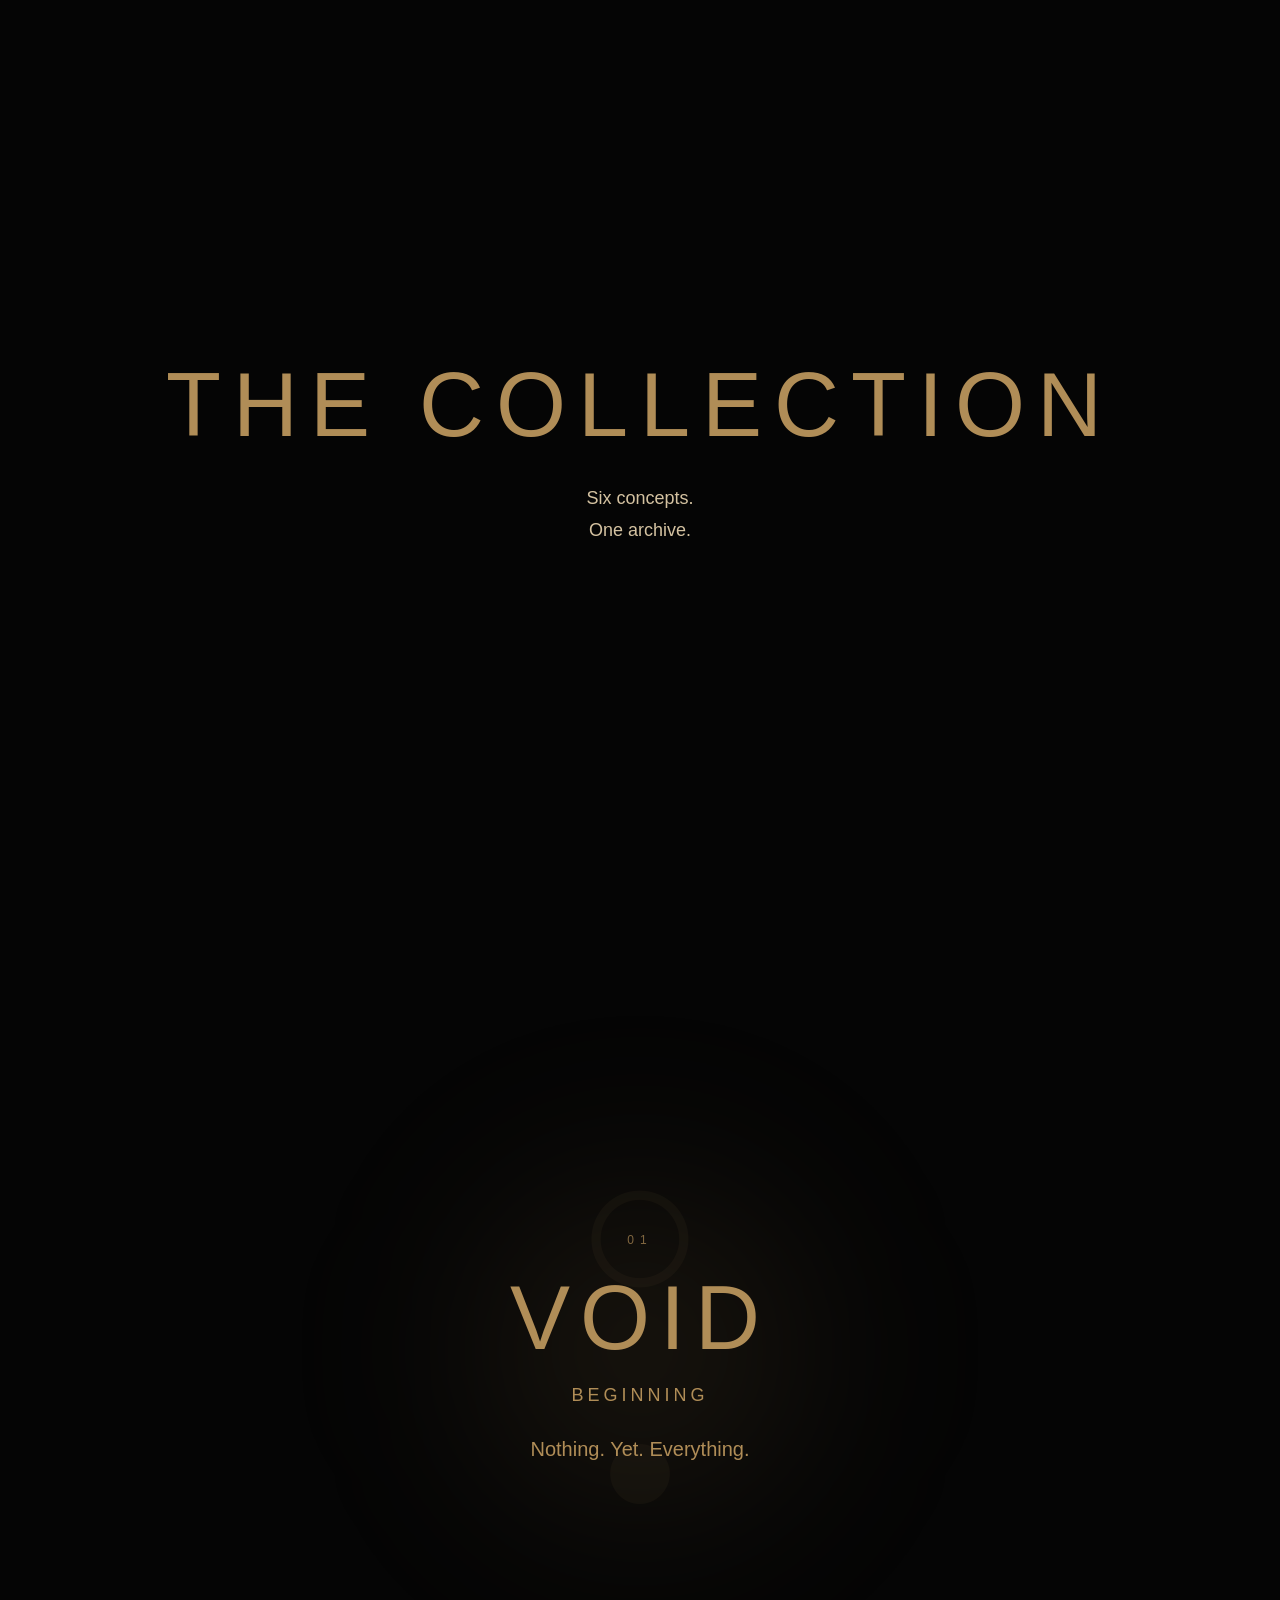
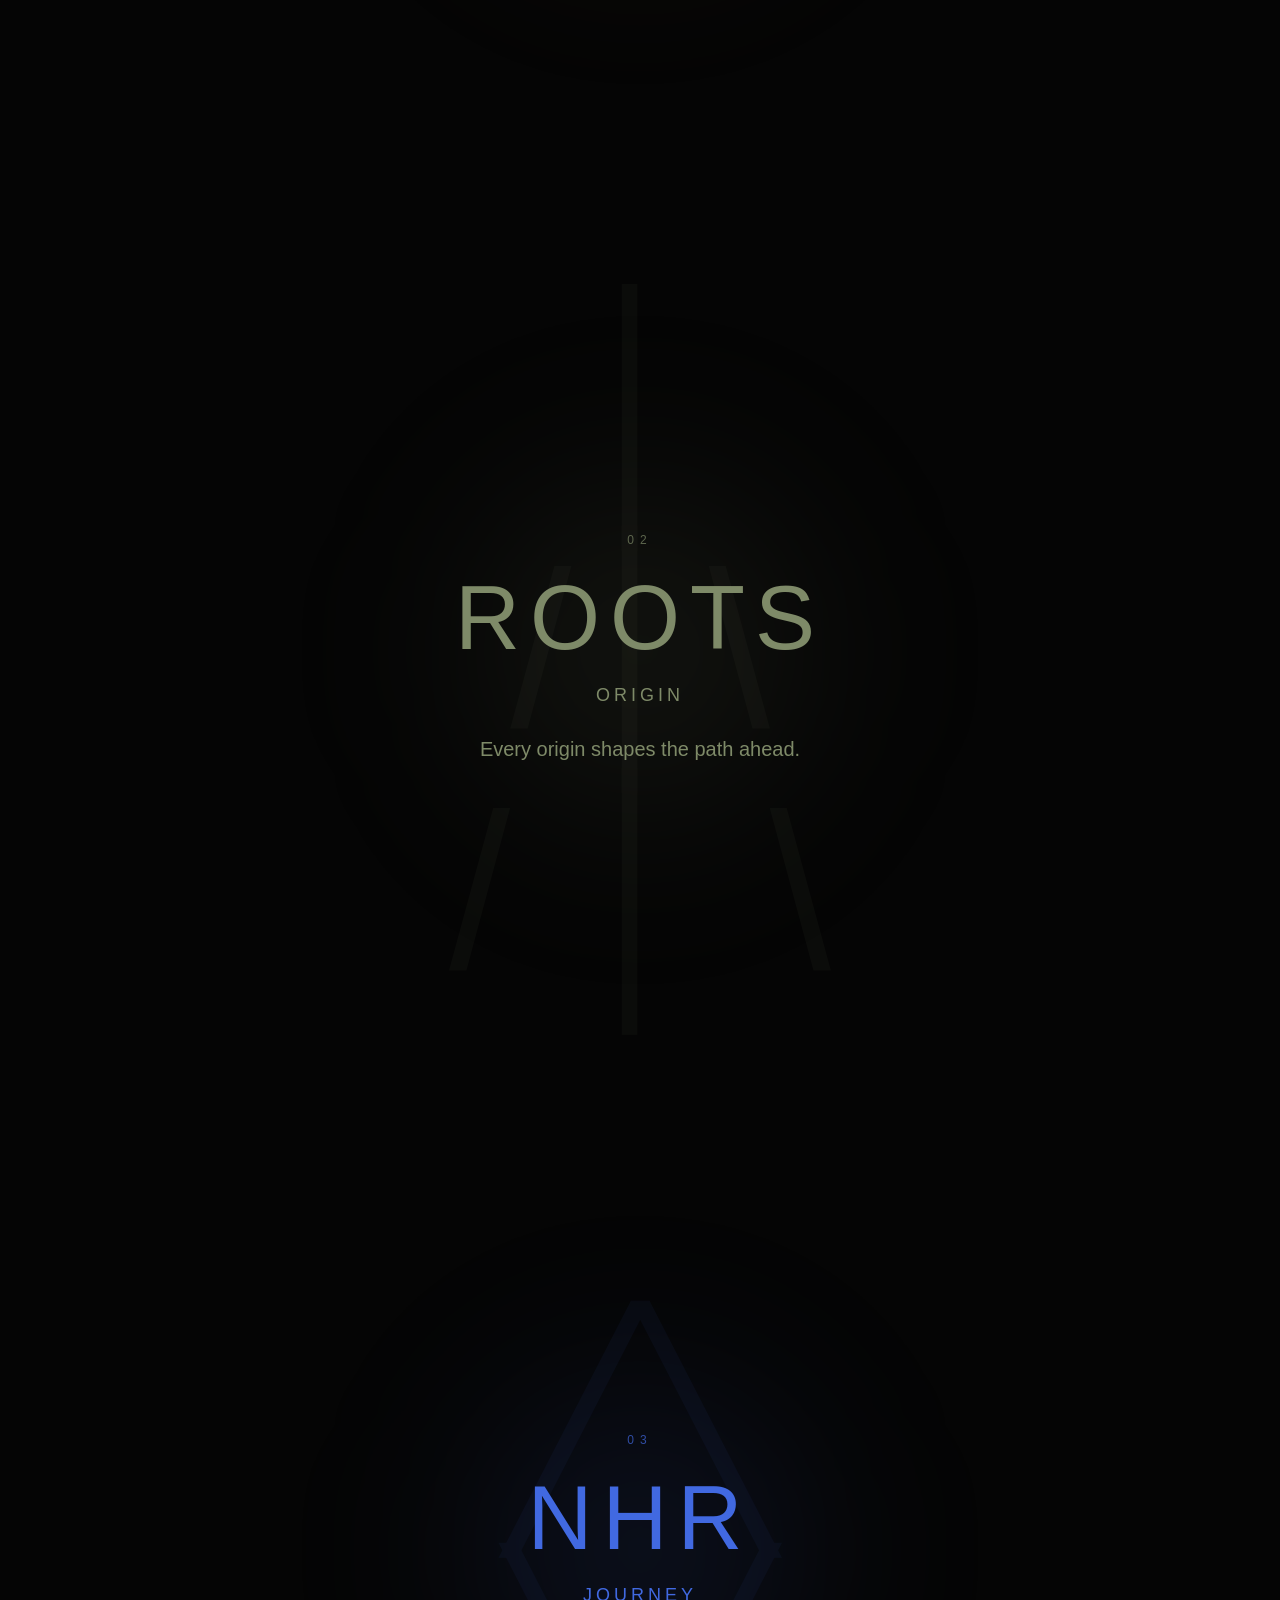
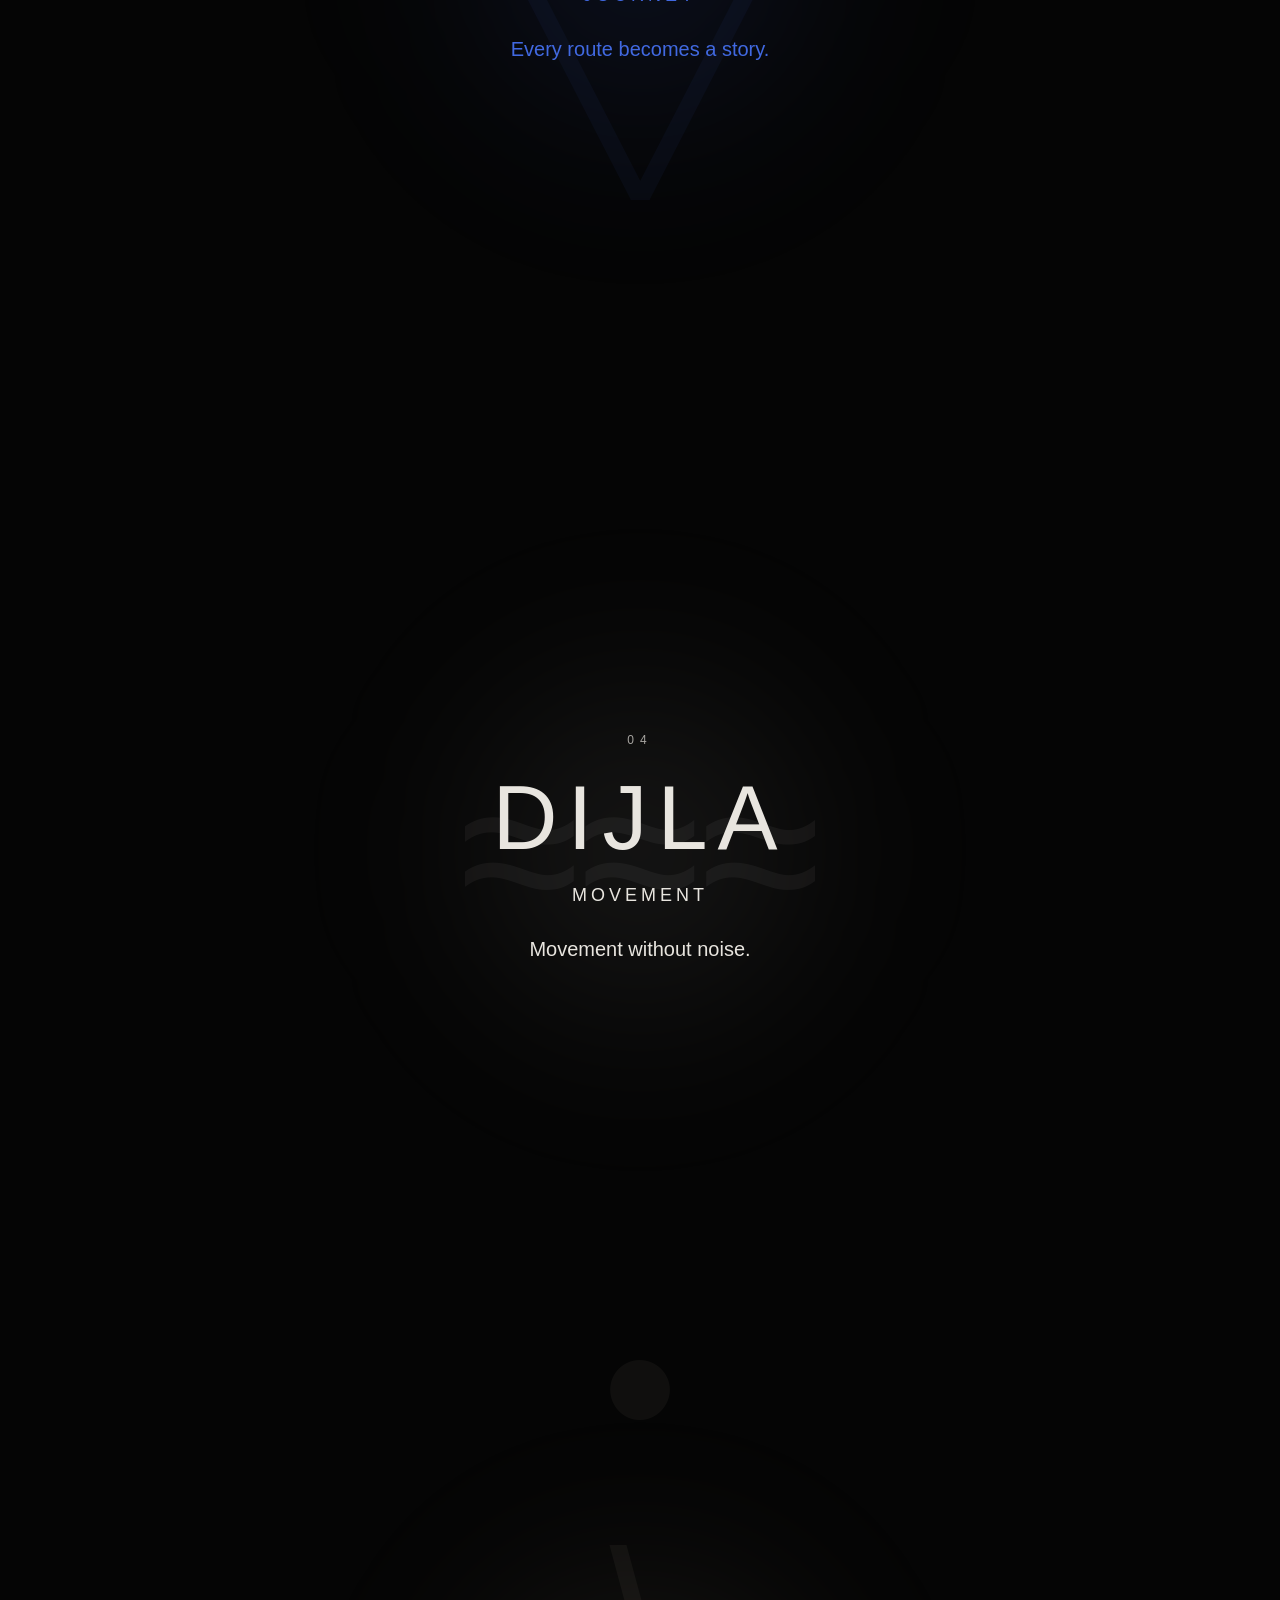
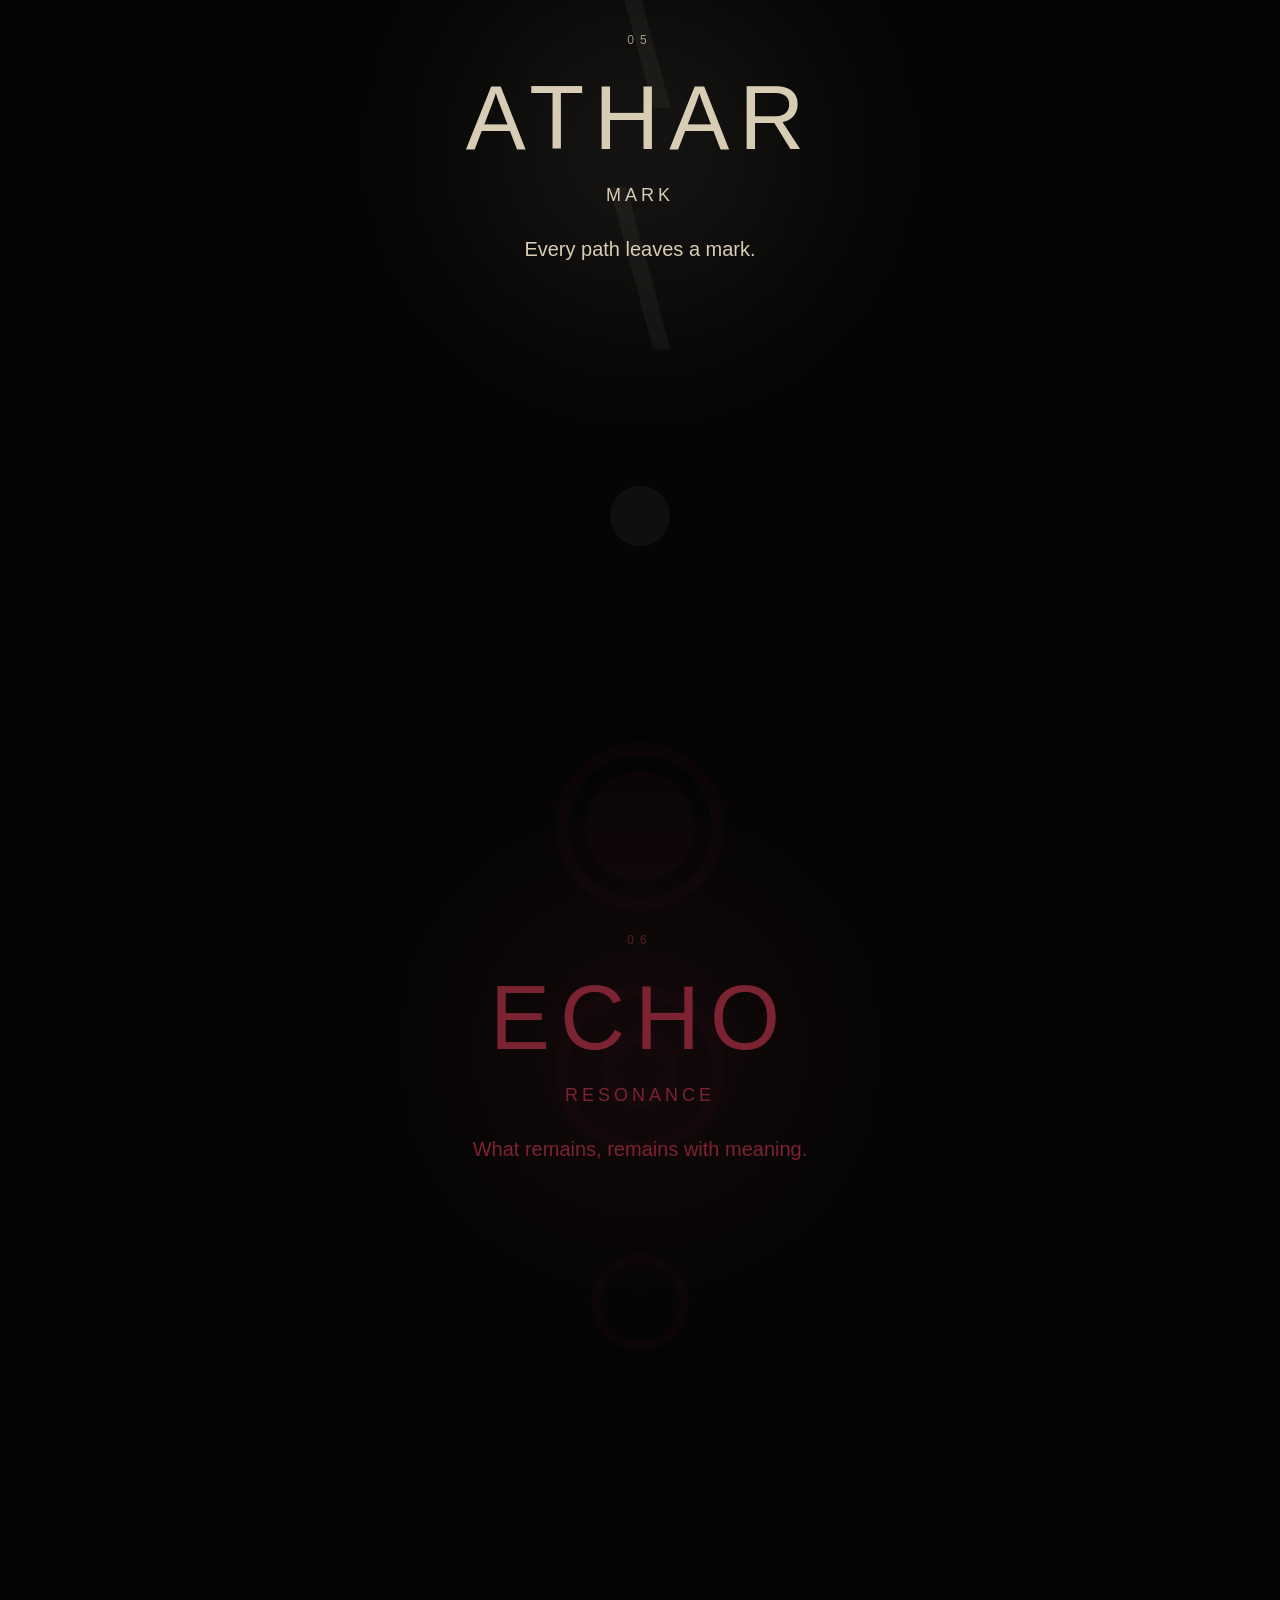
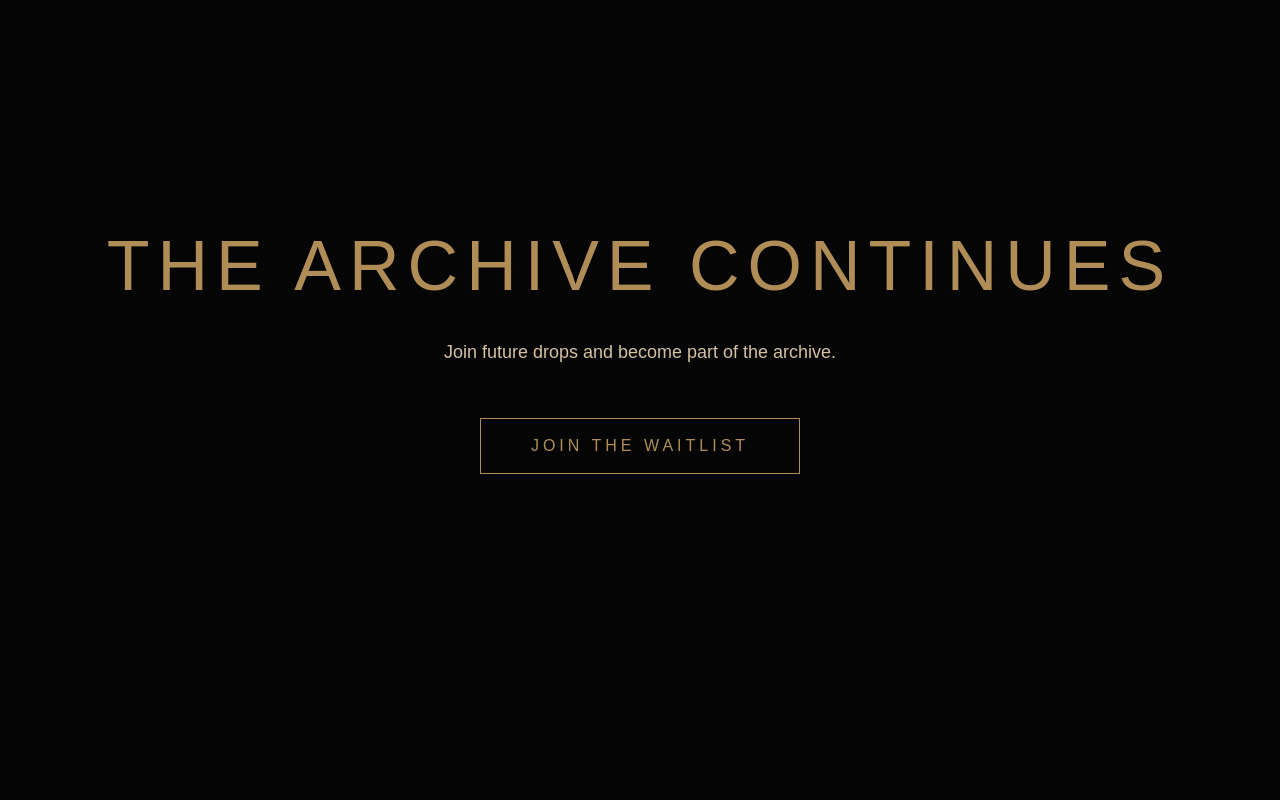
<file: collection.html>
<!DOCTYPE html>
<html lang="en">

<head>

<meta charset="UTF-8">
<meta name="viewport" content="width=device-width, initial-scale=1.0">

<title>RARO — Collection</title>

<style>

*{
margin:0;
padding:0;
box-sizing:border-box;
}

html{
scroll-behavior:smooth;
}

body{

background:#050505;
font-family:Arial,sans-serif;
overflow-x:hidden;

}

/* HEADER */

.header{

height:100vh;

display:flex;
flex-direction:column;

justify-content:center;
align-items:center;

text-align:center;

padding:30px;

}

.header h1{

color:#b08d57;

font-size:clamp(50px,8vw,90px);

font-weight:300;

letter-spacing:12px;

margin-bottom:25px;

}

.header p{

color:#d4c2a1;

font-size:18px;

line-height:1.8;

}

/* SECTIONS */

.concept{

position:relative;

height:100vh;

display:flex;

justify-content:center;
align-items:center;

text-align:center;

overflow:hidden;

text-decoration:none;

}

.content{

position:relative;

z-index:2;

}

.number{

font-size:12px;

letter-spacing:6px;

margin-bottom:20px;

opacity:.7;

}

.name{

font-size:clamp(50px,8vw,90px);

font-weight:300;

letter-spacing:10px;

margin-bottom:15px;

}

.meaning{

font-size:18px;

letter-spacing:4px;

margin-bottom:25px;

}

.quote{

font-size:20px;

max-width:500px;

line-height:1.8;

padding:0 25px;

}

.symbol{

position:absolute;

font-size:220px;

font-weight:100;

opacity:.05;

z-index:1;

line-height:1.1;

transition:.4s;

}

.concept:hover .symbol{

opacity:.12;

transform:scale(1.05);

}

/* VOID */

.void{

background:#050505;

color:#b08d57;

}

.void::before{

content:"";

position:absolute;

width:500px;
height:500px;

background:radial-gradient(circle,
rgba(176,141,87,.15),
transparent 70%);

filter:blur(80px);

}

/* ROOTS */

.roots{

background:#050505;

color:#7e8a68;

}

.roots::before{

content:"";

position:absolute;

width:500px;
height:500px;

background:radial-gradient(circle,
rgba(126,138,104,.15),
transparent 70%);

filter:blur(80px);

}

</style>

</head>

<body>

<section class="header">

<h1>THE COLLECTION</h1>

<p>
Six concepts.<br>
One archive.
</p>

</section>

<a href="void.html" class="concept void">

<div class="symbol">
○<br>•
</div>

<div class="content">

<div class="number">01</div>

<div class="name">VOID</div>

<div class="meaning">BEGINNING</div>

<div class="quote">
Nothing. Yet. Everything.
</div>

</div>

</a>

<a href="roots.html" class="concept roots">

<div class="symbol">
│<br>
/│\<br>
/ │ \
</div>

<div class="content">

<div class="number">02</div>

<div class="name">ROOTS</div>

<div class="meaning">ORIGIN</div>

<div class="quote">
Every origin shapes the path ahead.
</div>

</div>

</a>

<a href="nhr.html" class="concept" style="color:#4169E1;">

<div class="symbol">
╱╲<br>
╲╱
</div>

<div class="content">

<div class="number">03</div>

<div class="name">NHR</div>

<div class="meaning">JOURNEY</div>

<div class="quote">
Every route becomes a story.
</div>

</div>

<div style="
position:absolute;
width:500px;
height:500px;
background:radial-gradient(circle,
rgba(65,105,225,.15),
transparent 70%);
filter:blur(80px);
z-index:0;">
</div>

</a>


<a href="dijla.html" class="concept" style="color:#E8E5DF;">

<div class="symbol">
≈≈≈
</div>

<div class="content">

<div class="number">04</div>

<div class="name">DIJLA</div>

<div class="meaning">MOVEMENT</div>

<div class="quote">
Movement without noise.
</div>

</div>

<div style="
position:absolute;
width:500px;
height:500px;
background:radial-gradient(circle,
rgba(232,229,223,.10),
transparent 70%);
filter:blur(80px);
z-index:0;">
</div>

</a>


<a href="athar.html" class="concept" style="color:#D8CCB5;">

<div class="symbol">
•<br>
\<br>
\<br>
•
</div>

<div class="content">

<div class="number">05</div>

<div class="name">ATHAR</div>

<div class="meaning">MARK</div>

<div class="quote">
Every path leaves a mark.
</div>

</div>

<div style="
position:absolute;
width:500px;
height:500px;
background:radial-gradient(circle,
rgba(216,204,181,.12),
transparent 70%);
filter:blur(80px);
z-index:0;">
</div>

</a>


<a href="echo.html" class="concept" style="color:#7B2331;">

<div class="symbol">
◉<br>
◎<br>
○
</div>

<div class="content">

<div class="number">06</div>

<div class="name">ECHO</div>

<div class="meaning">RESONANCE</div>

<div class="quote">
What remains, remains with meaning.
</div>

</div>

<div style="
position:absolute;
width:500px;
height:500px;
background:radial-gradient(circle,
rgba(123,35,49,.18),
transparent 70%);
filter:blur(80px);
z-index:0;">
</div>

</a>


<section style="
height:100vh;
display:flex;
flex-direction:column;
justify-content:center;
align-items:center;
text-align:center;
padding:30px;
">

<h2 style="
color:#b08d57;
font-size:clamp(40px,6vw,70px);
font-weight:300;
letter-spacing:8px;
margin-bottom:30px;
">

THE ARCHIVE CONTINUES

</h2>

<p style="
color:#d4c2a1;
font-size:18px;
line-height:1.8;
margin-bottom:50px;
">

Join future drops and become part of the archive.

</p>

<a href="https://wa.me/9647724633842"
style="
padding:18px 50px;
border:1px solid #b08d57;
color:#b08d57;
text-decoration:none;
letter-spacing:4px;
">

JOIN THE WAITLIST

</a>

</section>

 </body>
</html>
</file>
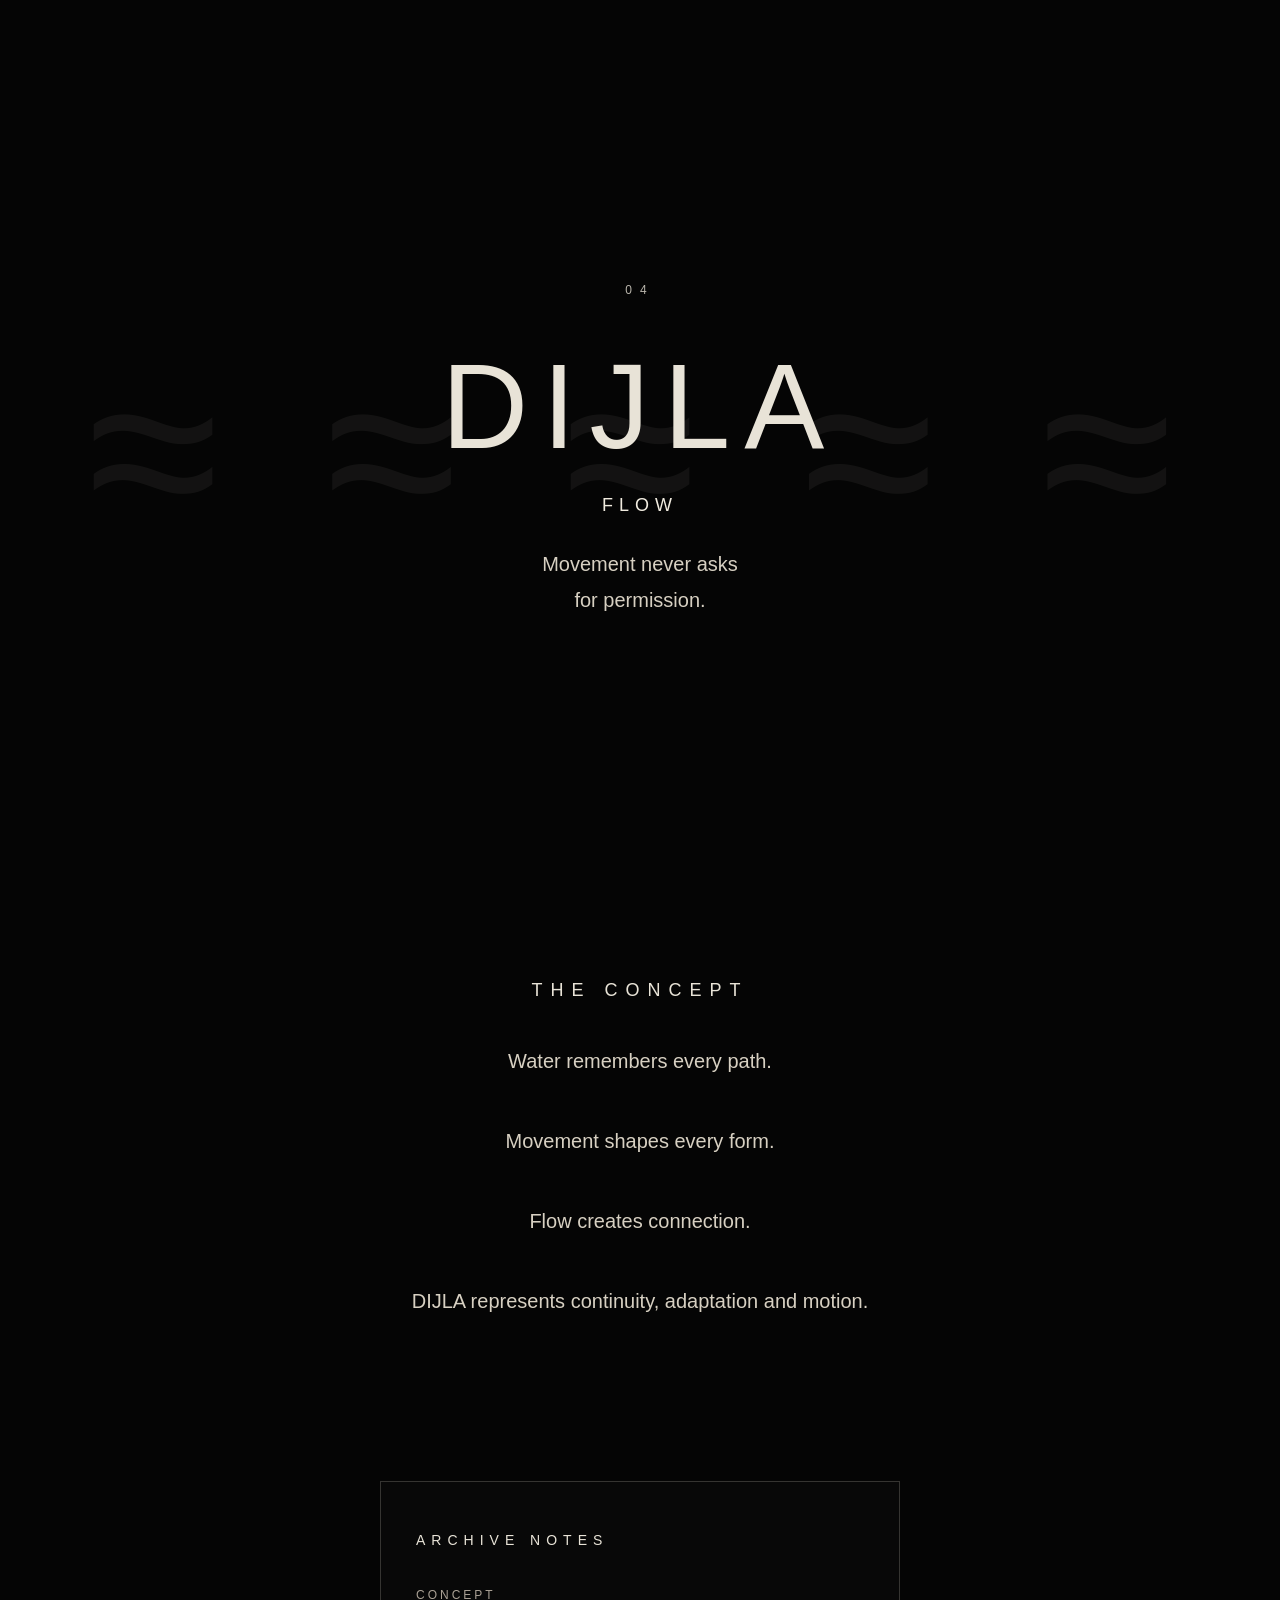
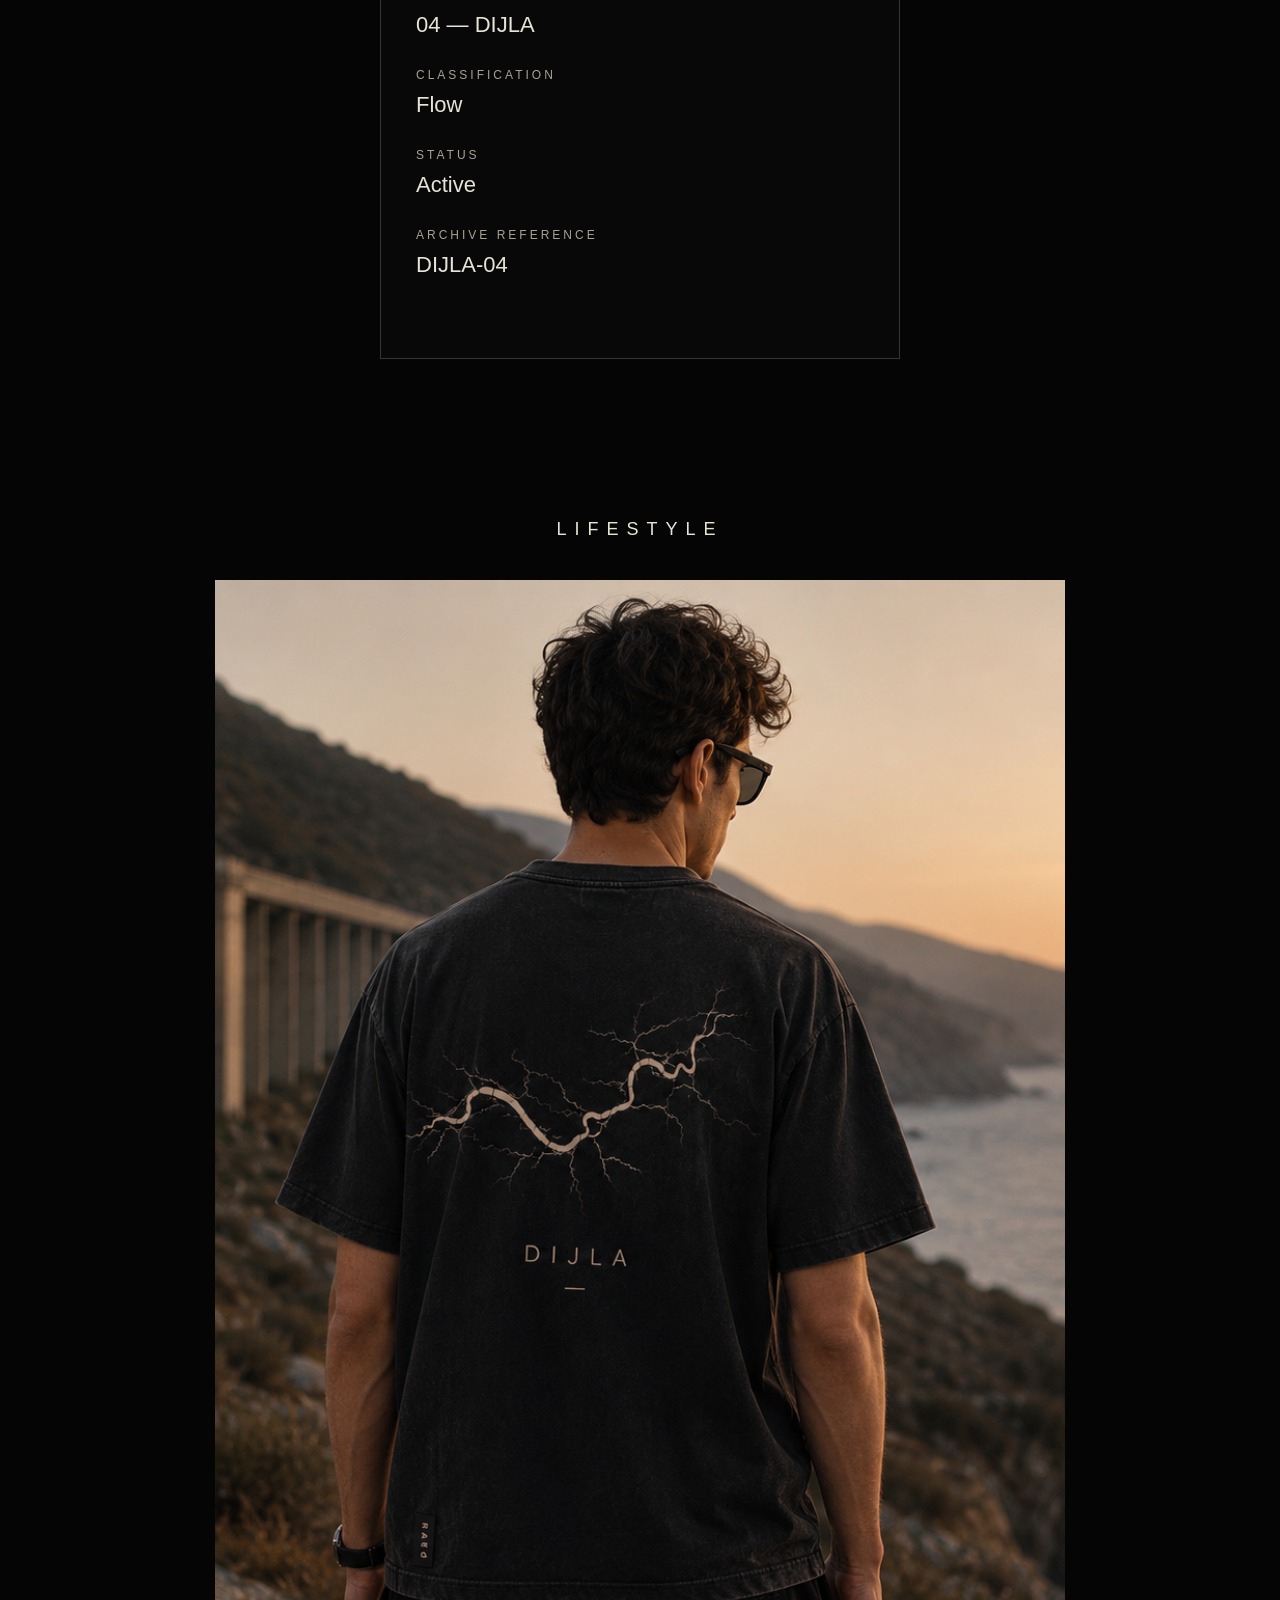
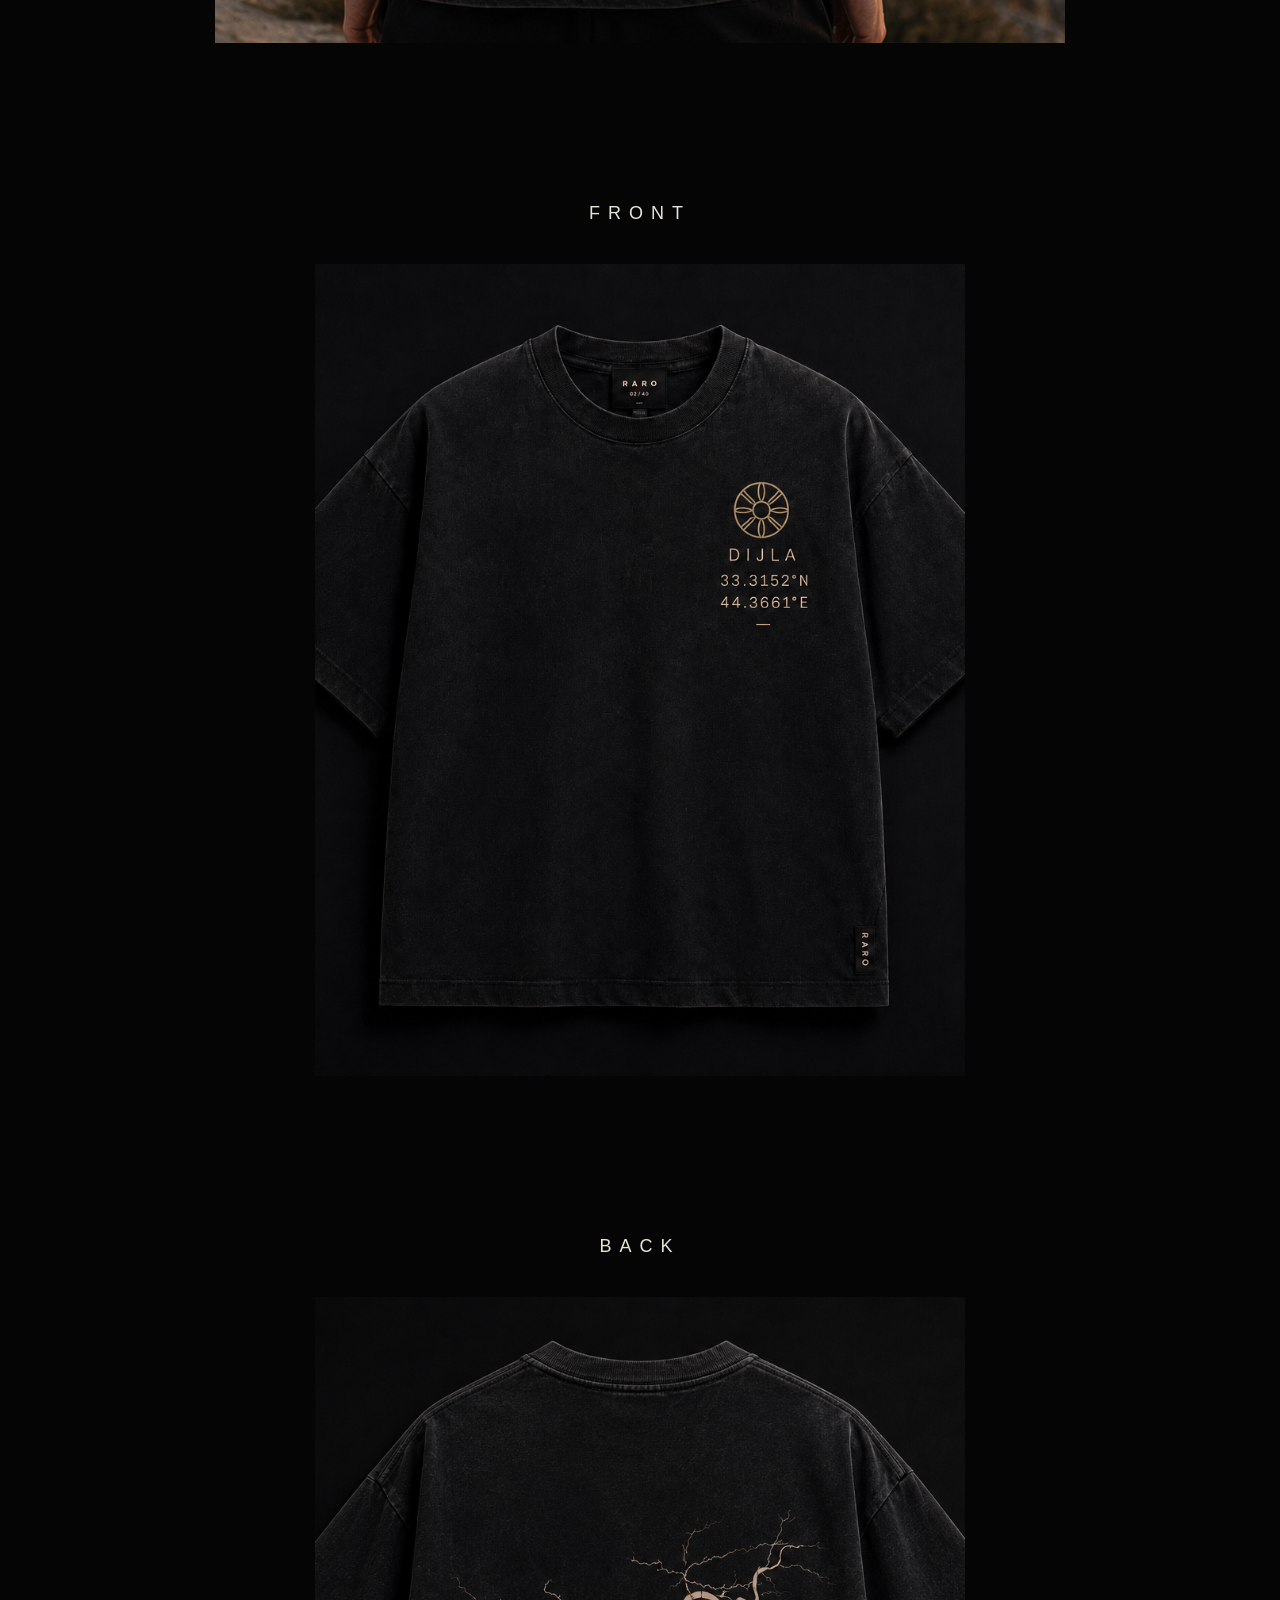
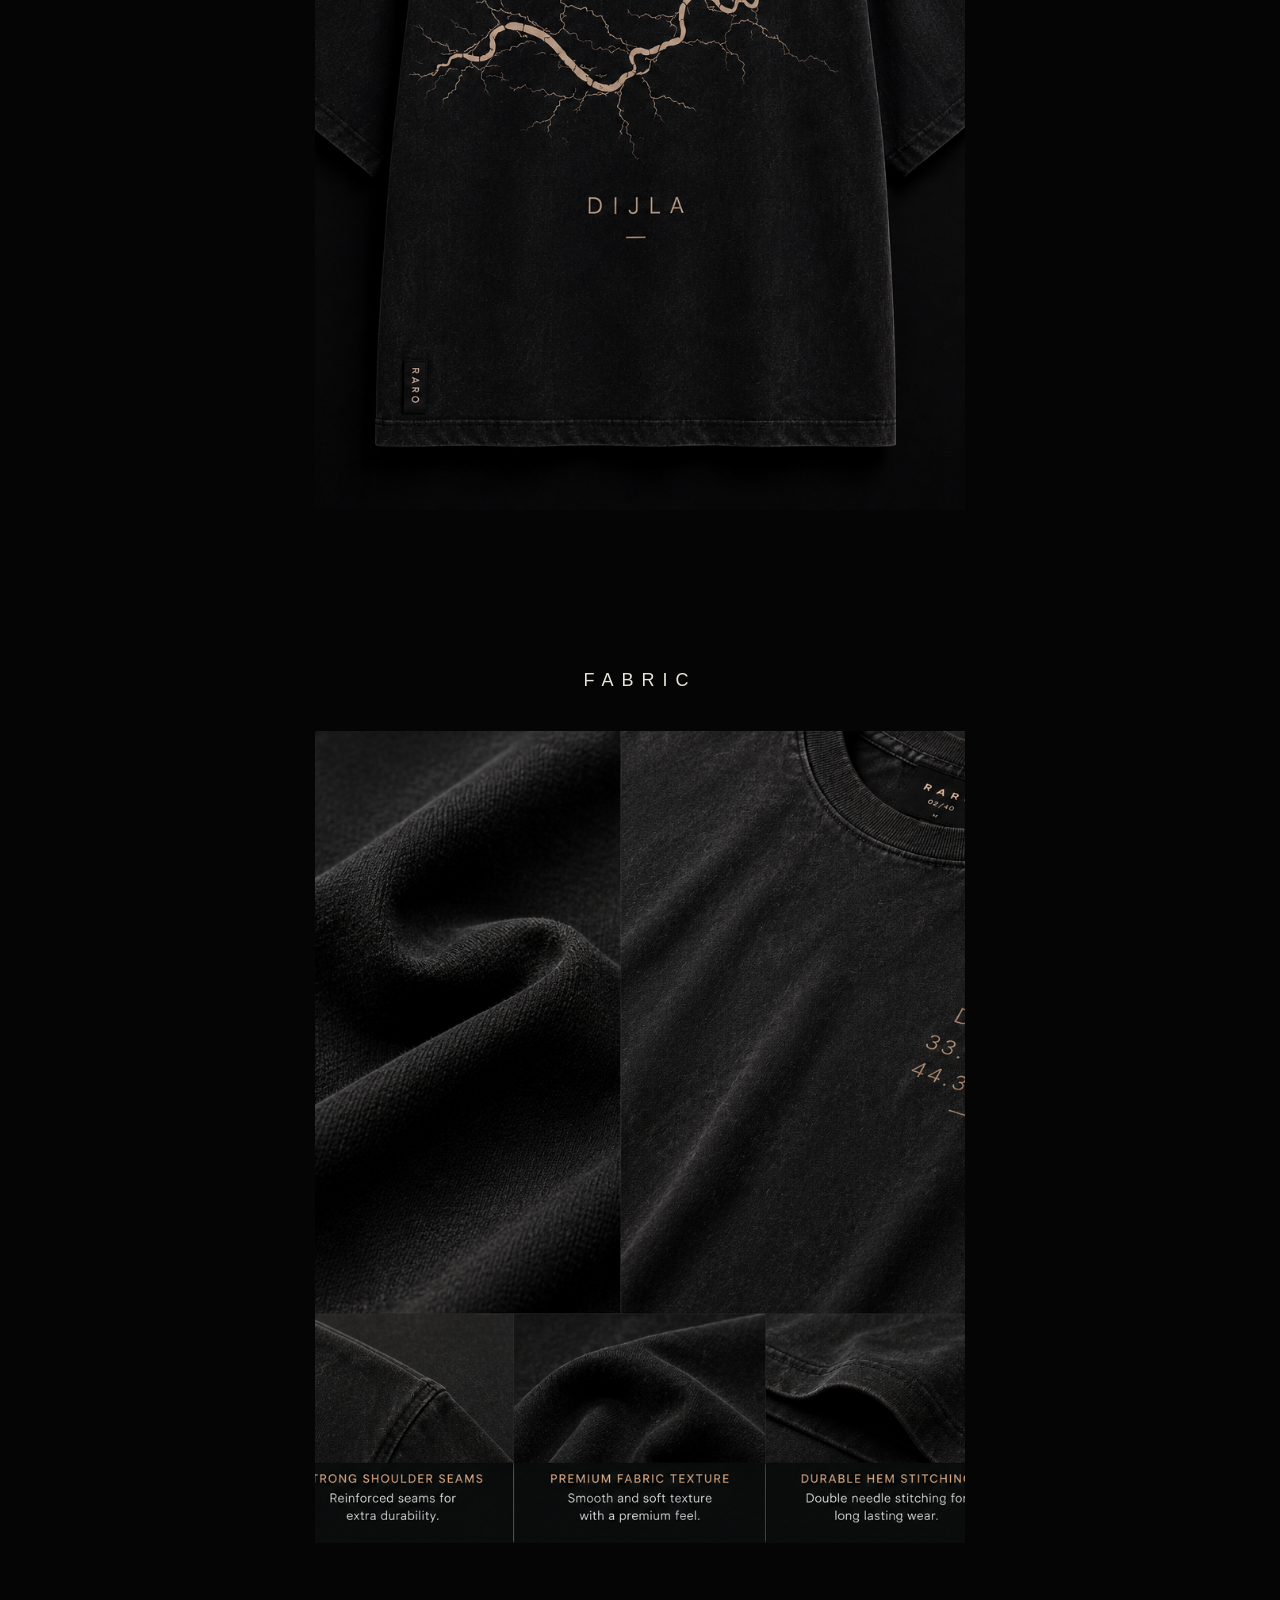
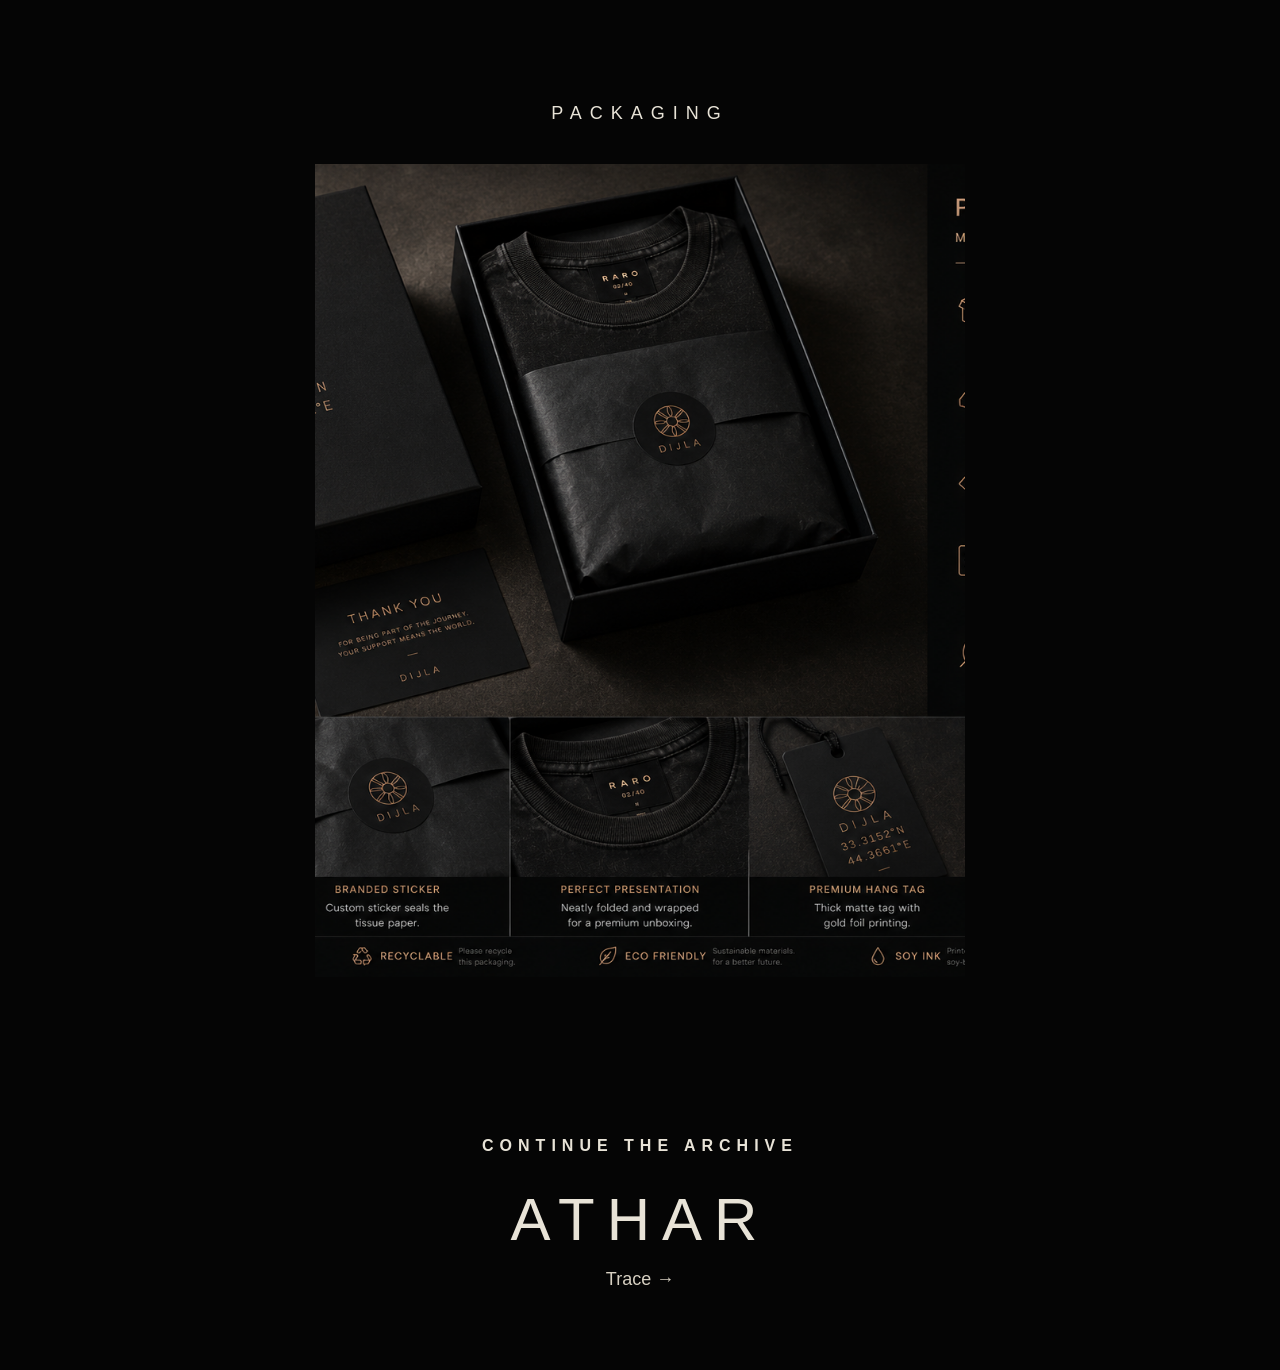
<file: dijla.html>
<!DOCTYPE html>
<html lang="en">

<head>

<meta charset="UTF-8">
<meta name="viewport" content="width=device-width, initial-scale=1.0">

<title>RARO — DIJLA</title>

<style>

*{
margin:0;
padding:0;
box-sizing:border-box;
}

html{
scroll-behavior:smooth;
}

body{
background:#050505;
font-family:Arial,sans-serif;
overflow-x:hidden;
color:#E8E3D7;
}

/* HERO */

.hero{

height:100vh;

display:flex;

justify-content:center;
align-items:center;

text-align:center;

position:relative;

overflow:hidden;

}

.flow{

position:absolute;

font-size:240px;

letter-spacing:20px;

color:#E8E3D7;

opacity:.06;

animation:flowMove 10s ease-in-out infinite;

user-select:none;

white-space:nowrap;

}

@keyframes flowMove{

0%{
transform:translateX(-40px);
opacity:.04;
}

50%{
transform:translateX(40px);
opacity:.08;
}

100%{
transform:translateX(-40px);
opacity:.04;
}

}

.content{

position:relative;

z-index:2;

}

.number{

font-size:12px;

letter-spacing:8px;

margin-bottom:40px;

opacity:.8;

}

.name{

font-size:clamp(60px,10vw,120px);

font-weight:300;

letter-spacing:14px;

margin-bottom:20px;

}

.meaning{

font-size:18px;

letter-spacing:6px;

margin-bottom:30px;

color:#F1ECE0;

}

.quote{

font-size:20px;

line-height:1.8;

color:#D7D0C2;

}

/* SECTIONS */

.section{
    padding:100px 30px;
    text-align:center;
}

.section{
    display:flex;
    flex-direction:column;
    align-items:center;
    text-align:center;
    padding:80px 30px;
}
.section h2{
    font-size:18px;
    font-weight:300;
    letter-spacing:8px;
    margin-bottom:40px;
}

.section p{

max-width:720px;

font-size:20px;

line-height:2;

color:#D7D0C2;

}

/* ARCHIVE NOTES */

.archive-card{

width:min(90%,520px);

border:1px solid rgba(232,227,215,.20);

padding:50px 35px;

text-align:left;

background:rgba(255,255,255,.01);

}

.archive-title{

font-size:14px;

letter-spacing:6px;

margin-bottom:40px;

}

.archive-item{

margin-bottom:30px;

}

.archive-label{

font-size:12px;

letter-spacing:3px;

margin-bottom:10px;

color:#AAA195;

text-transform:uppercase;

}

.archive-value{

font-size:22px;

color:#E8E3D7;

}
.lifestyle-image{
    width:min(94vw,850px);
    aspect-ratio:4/5;
    object-fit:cover;
    display:block;
    margin:0 auto;
}

.archive-image{
    width:min(90vw,650px);
    aspect-ratio:4/5;
    object-fit:cover;
    display:block;
    margin:0 auto;
}
/* PLACEHOLDERS */

.placeholder{

width:min(90%,900px);

height:60vh;

border:1px solid rgba(232,227,215,.18);

display:flex;

flex-direction:column;

justify-content:center;
align-items:center;

}

.placeholder-title{

font-size:28px;

letter-spacing:6px;

margin-bottom:20px;

}

.placeholder-sub{

font-size:15px;

letter-spacing:3px;

color:#BDB4A7;

}

/* NEXT */

.next{

text-decoration:none;

color:#E8E3D7;

}

.next h3{

font-size:16px;

letter-spacing:6px;

margin-bottom:30px;

}

.next-name{

font-size:60px;

font-weight:300;

letter-spacing:12px;

margin-bottom:15px;

}

.next-sub{

font-size:18px;

color:#D7D0C2;

}

</style>

</head>

<body>

<section class="hero">

<div class="flow">

≈ ≈ ≈ ≈ ≈

</div>

<div class="content">

<div class="number">04</div>

<div class="name">DIJLA</div>

<div class="meaning">FLOW</div>

<div class="quote">

Movement never asks<br>
for permission.

</div>

</div>

</section>

<section class="section">

<h2>THE CONCEPT</h2>

<p>

Water remembers every path.

<br><br>

Movement shapes every form.

<br><br>

Flow creates connection.

<br><br>

DIJLA represents continuity,
adaptation and motion.

</p>

</section>

<section class="section">

<div class="archive-card">

<div class="archive-title">
ARCHIVE NOTES
</div>

<div class="archive-item">

<div class="archive-label">
Concept
</div>

<div class="archive-value">
04 — DIJLA
</div>

</div>

<div class="archive-item">

<div class="archive-label">
Classification
</div>

<div class="archive-value">
Flow
</div>

</div>

<div class="archive-item">

<div class="archive-label">
Status
</div>

<div class="archive-value">
Active
</div>

</div>

<div class="archive-item">

<div class="archive-label">
Archive Reference
</div>

<div class="archive-value">
DIJLA-04


</section>

<section class="section">

<h2>LIFESTYLE</h2>

<img
src="images/Dijla/BA7B9AF5-BE64-4FF9-990E-A62CBFC92662.png"
alt="DIJLA Lifestyle"
class="lifestyle-image">

</section>

<!-- FRONT -->

<section class="section">

<h2>FRONT</h2>

<img
src="images/Dijla/B047B0D6-3AE2-4A26-8323-59254AE1045E.png"
alt="DIJLA Front"
class="archive-image">

</section>

<!-- BACK -->

<section class="section">

<h2>BACK</h2>

<img
src="images/Dijla/2873213B-537A-4214-96BE-1C725A7CCF66.png"
alt="DIJLA Back"
class="archive-image">

</section>

<!-- FABRIC -->

<section class="section">

<h2>FABRIC</h2>

<img
src="images/Dijla/43E1C318-952E-42FC-9D77-146278886EDB.png"
alt="DIJLA Fabric"
class="archive-image">

</section>

<!-- PACKAGING -->

<section class="section">

<h2>PACKAGING</h2>

<img
src="images/Dijla/172C9C27-48B9-4D95-A9F9-961DE3E15CFE.png"
alt="DIJLA Packaging"
class="archive-image">

</section>

<section class="section">

<a href="athar.html" class="next">

<h3>CONTINUE THE ARCHIVE</h3>

<div class="next-name">
ATHAR
</div>

<div class="next-sub">
Trace →
</div>

</a>

</section>

</body>

</html>
</file>
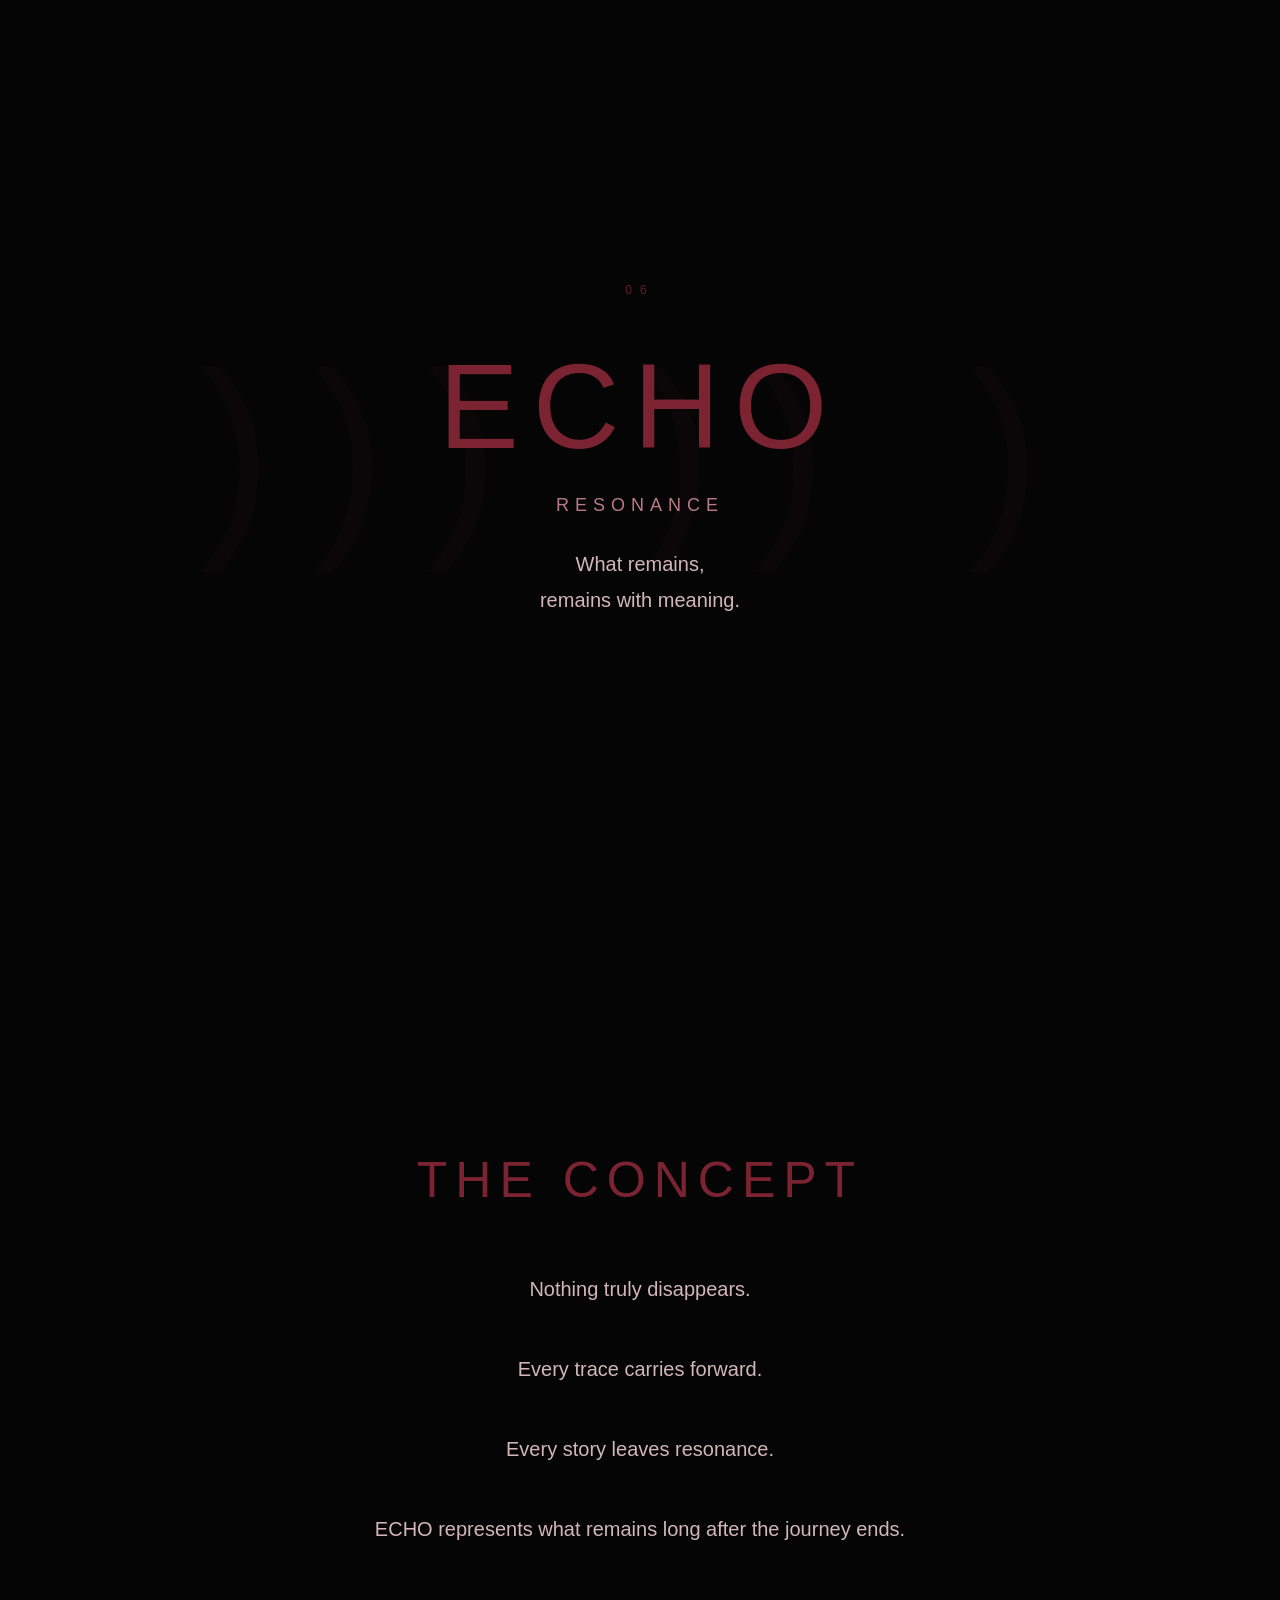
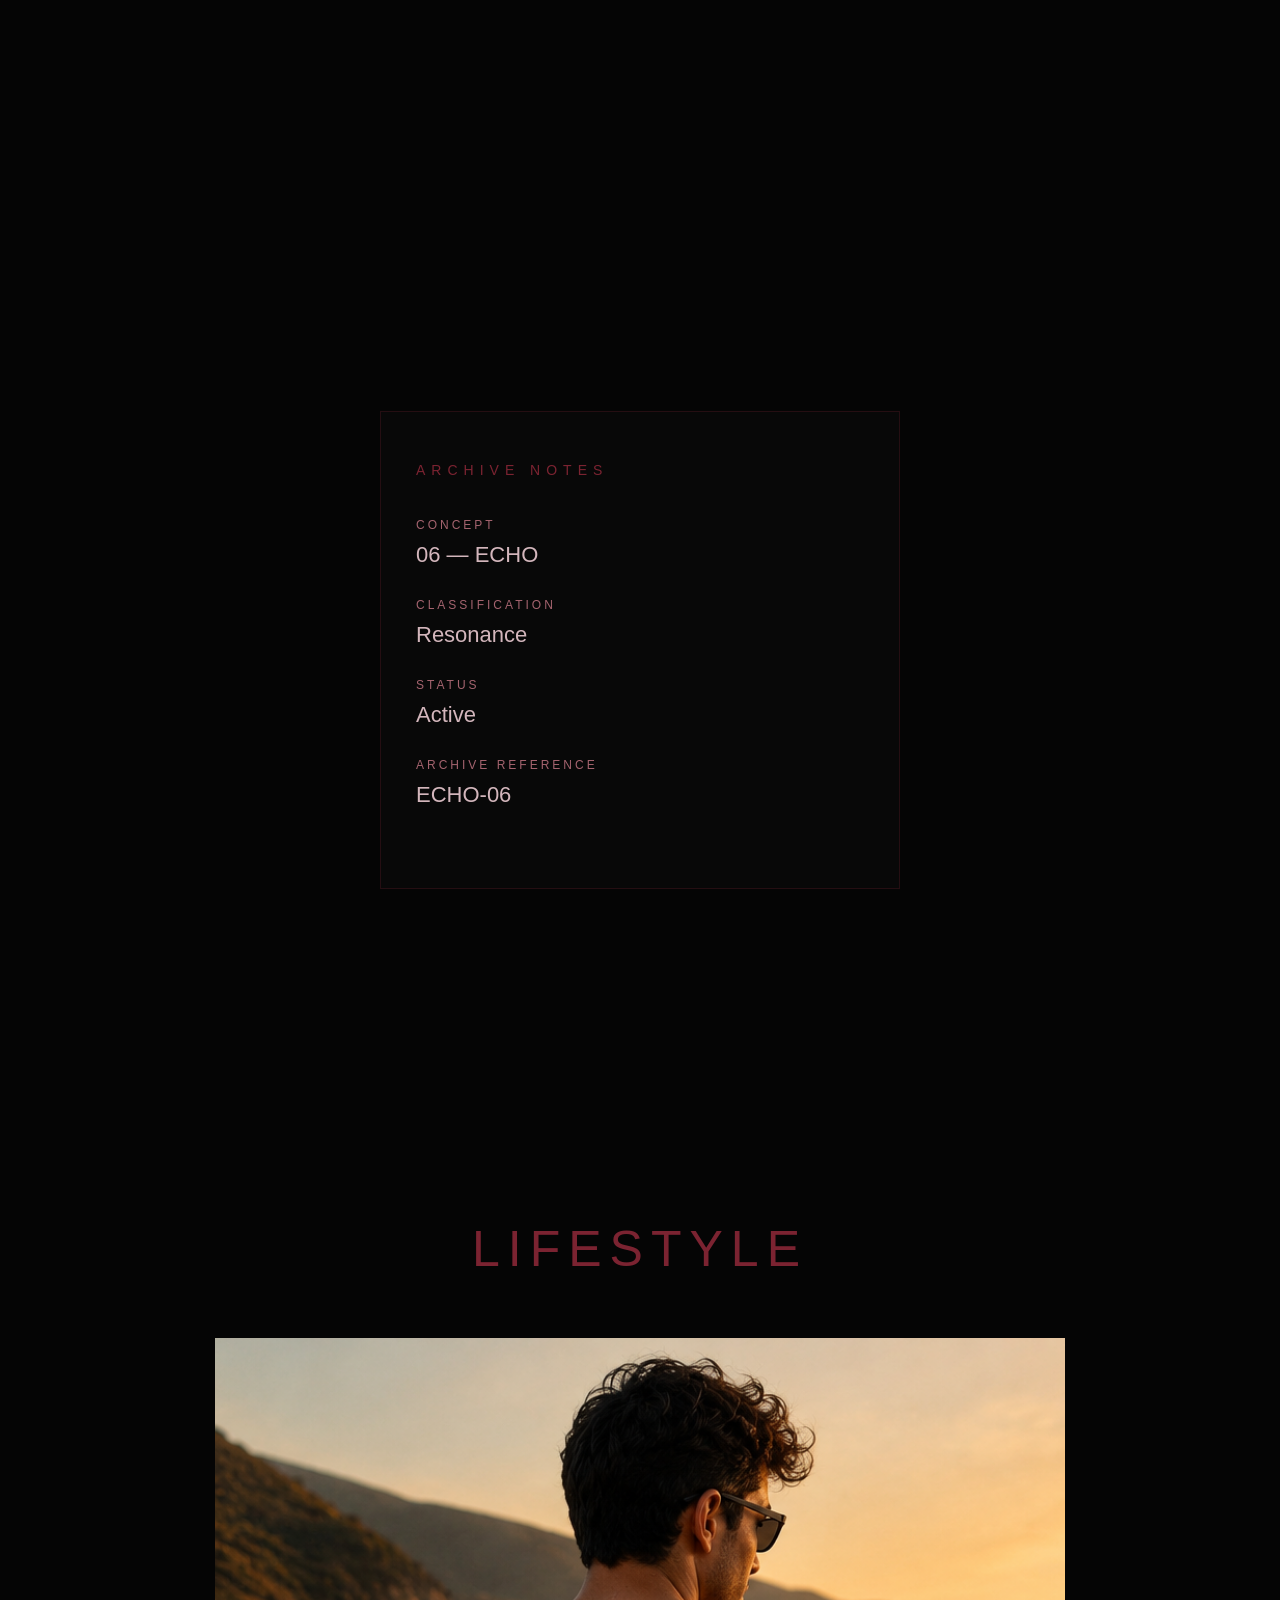
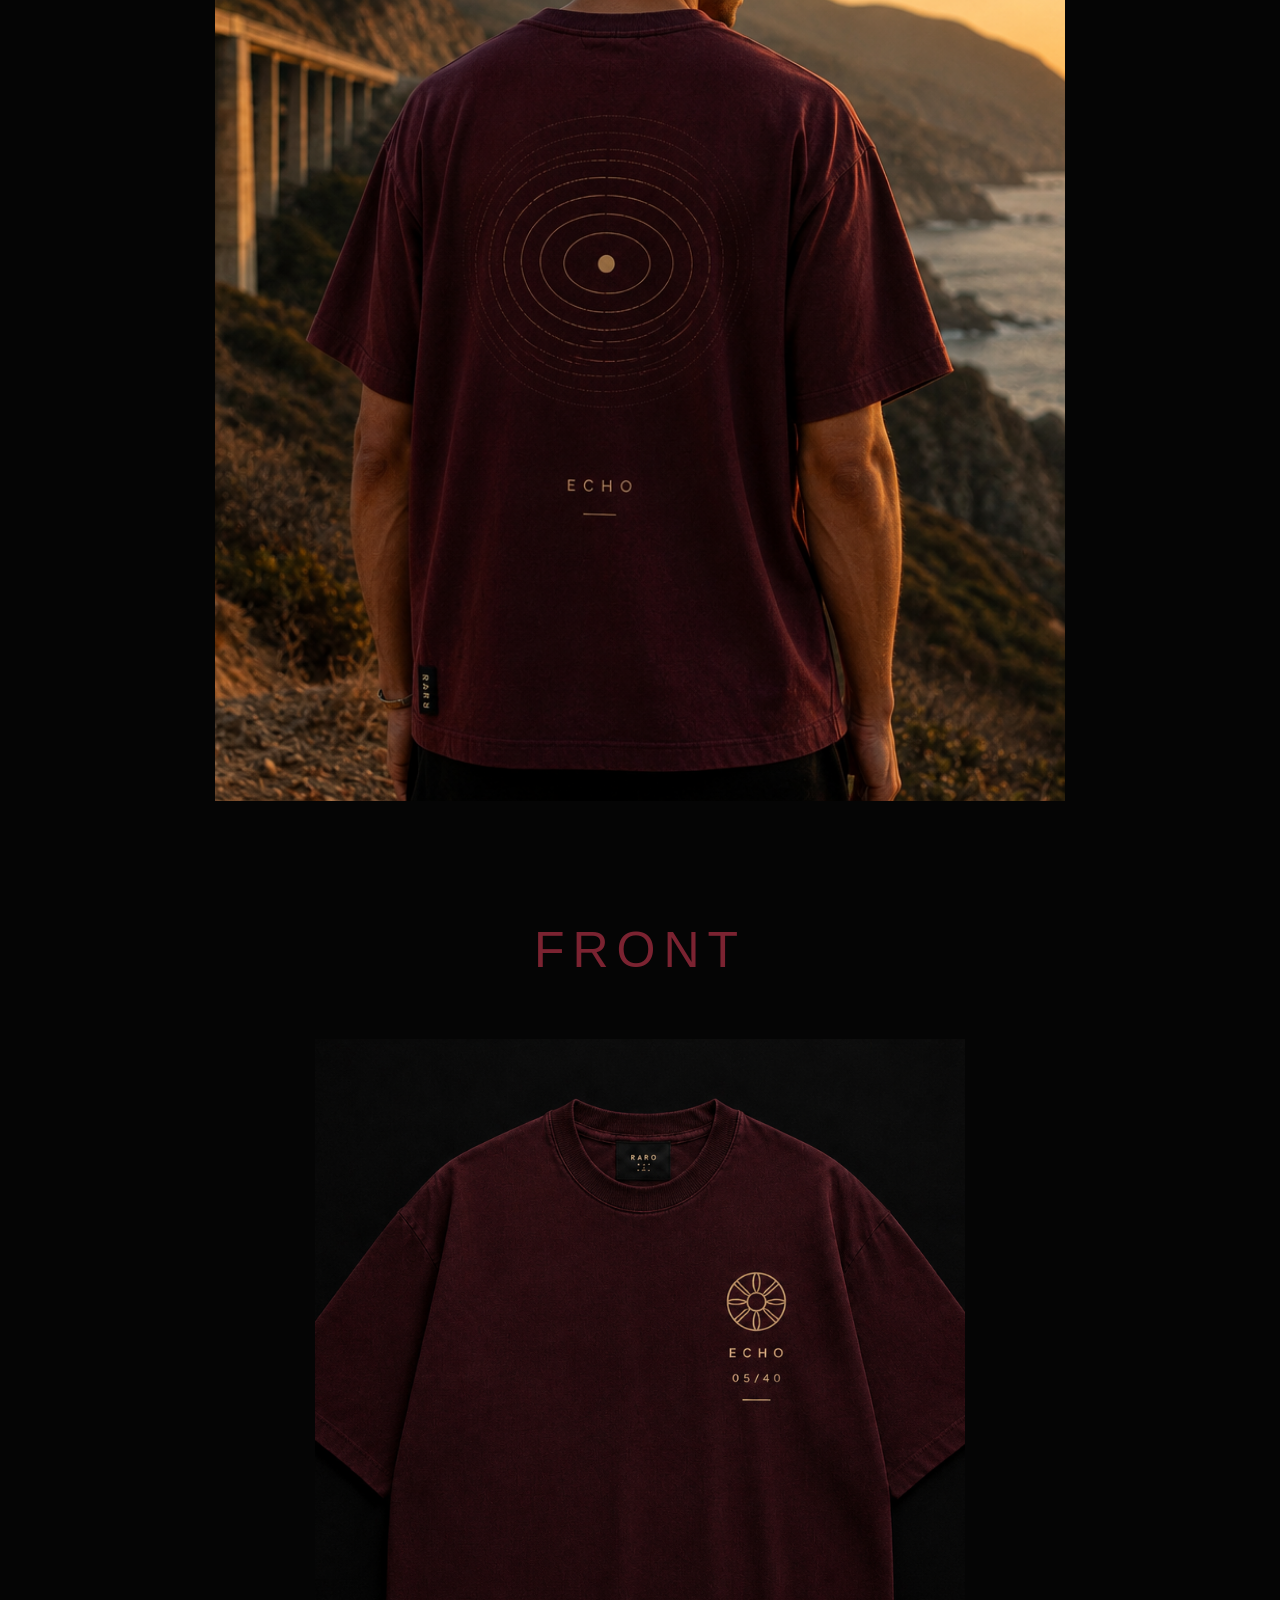
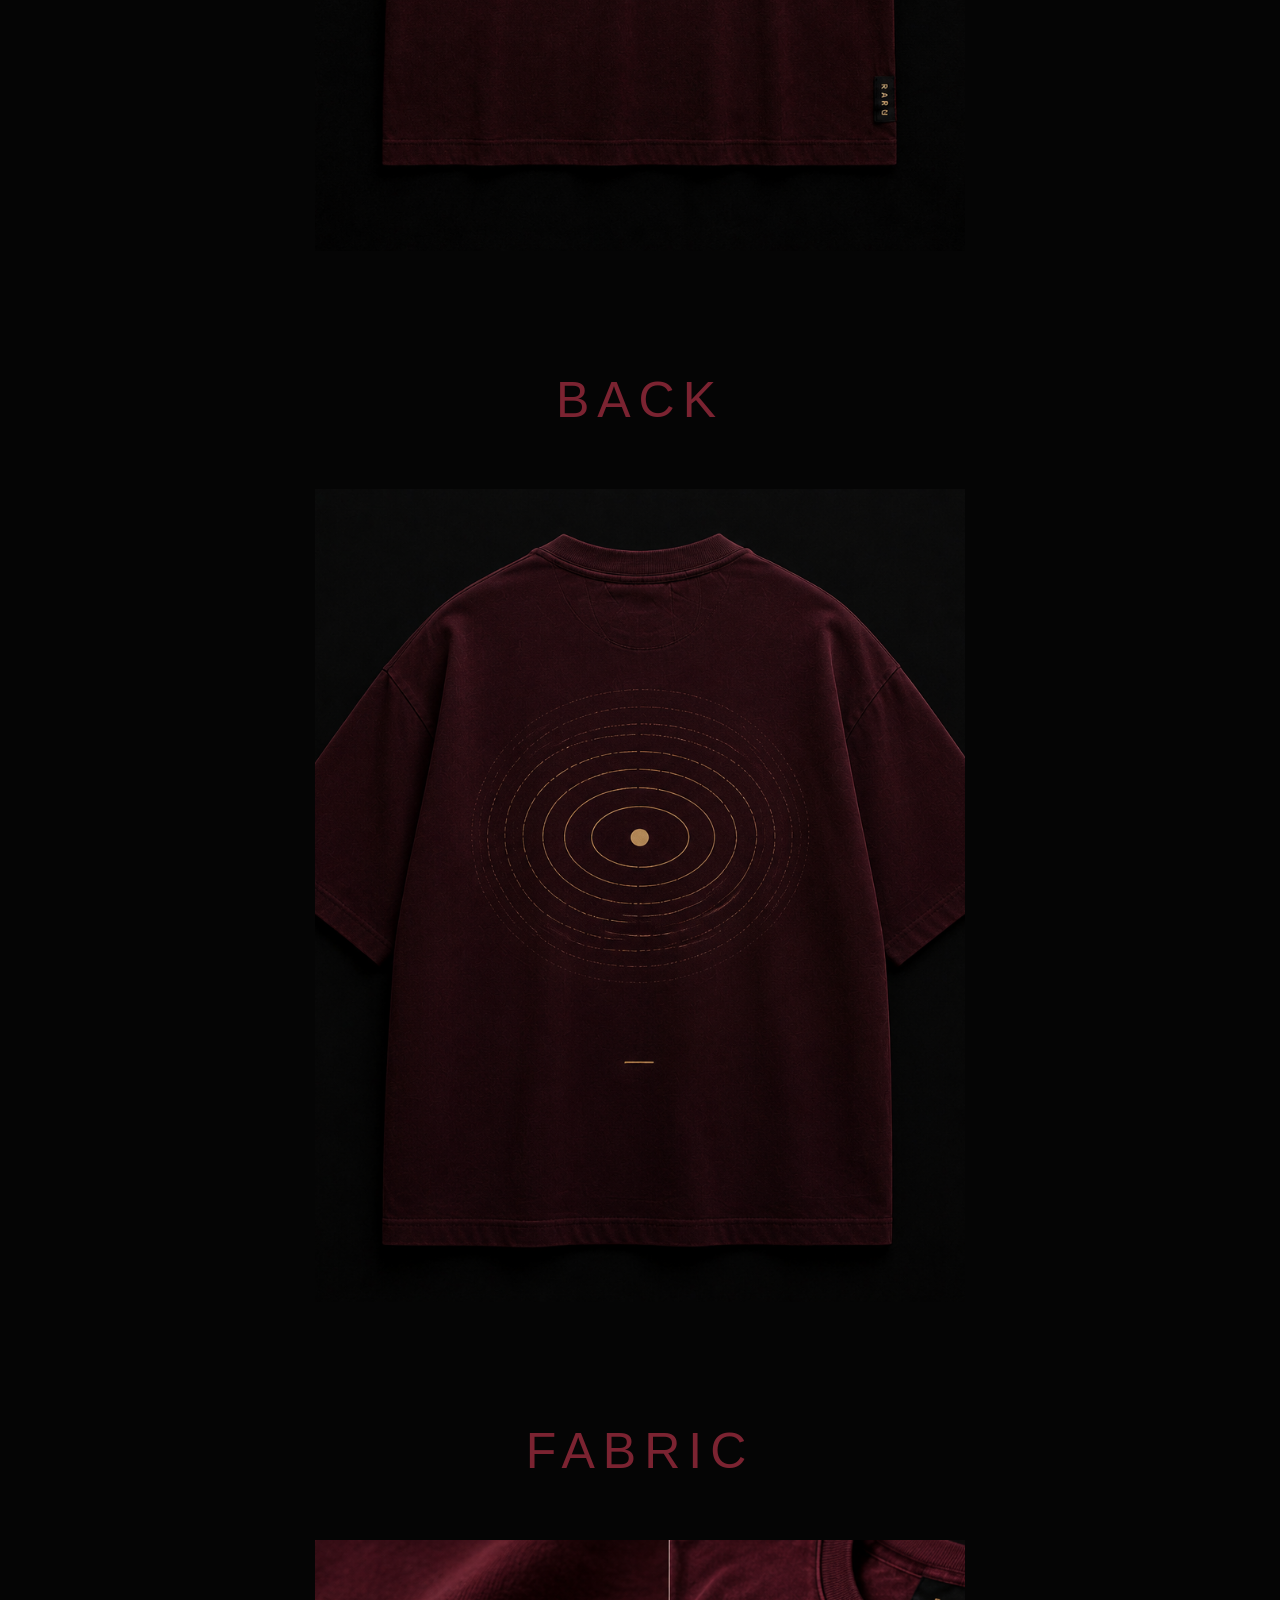
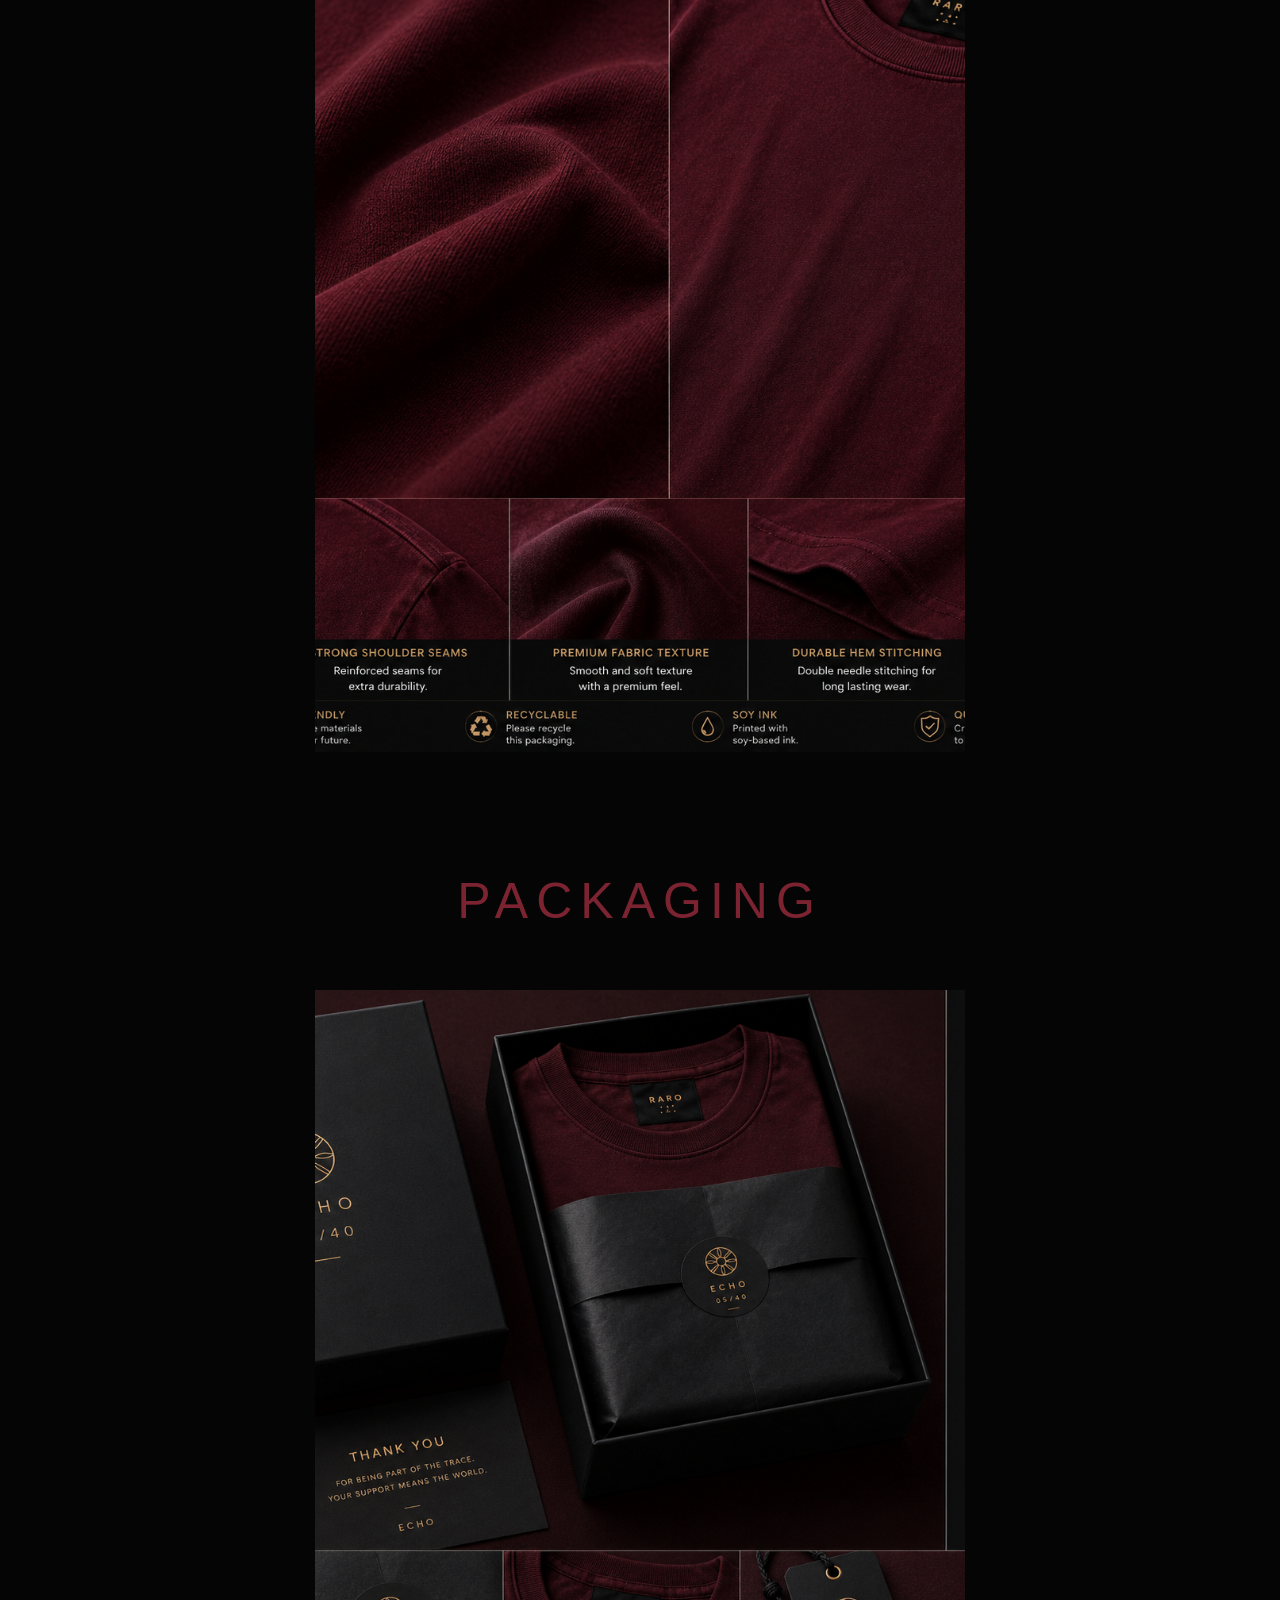
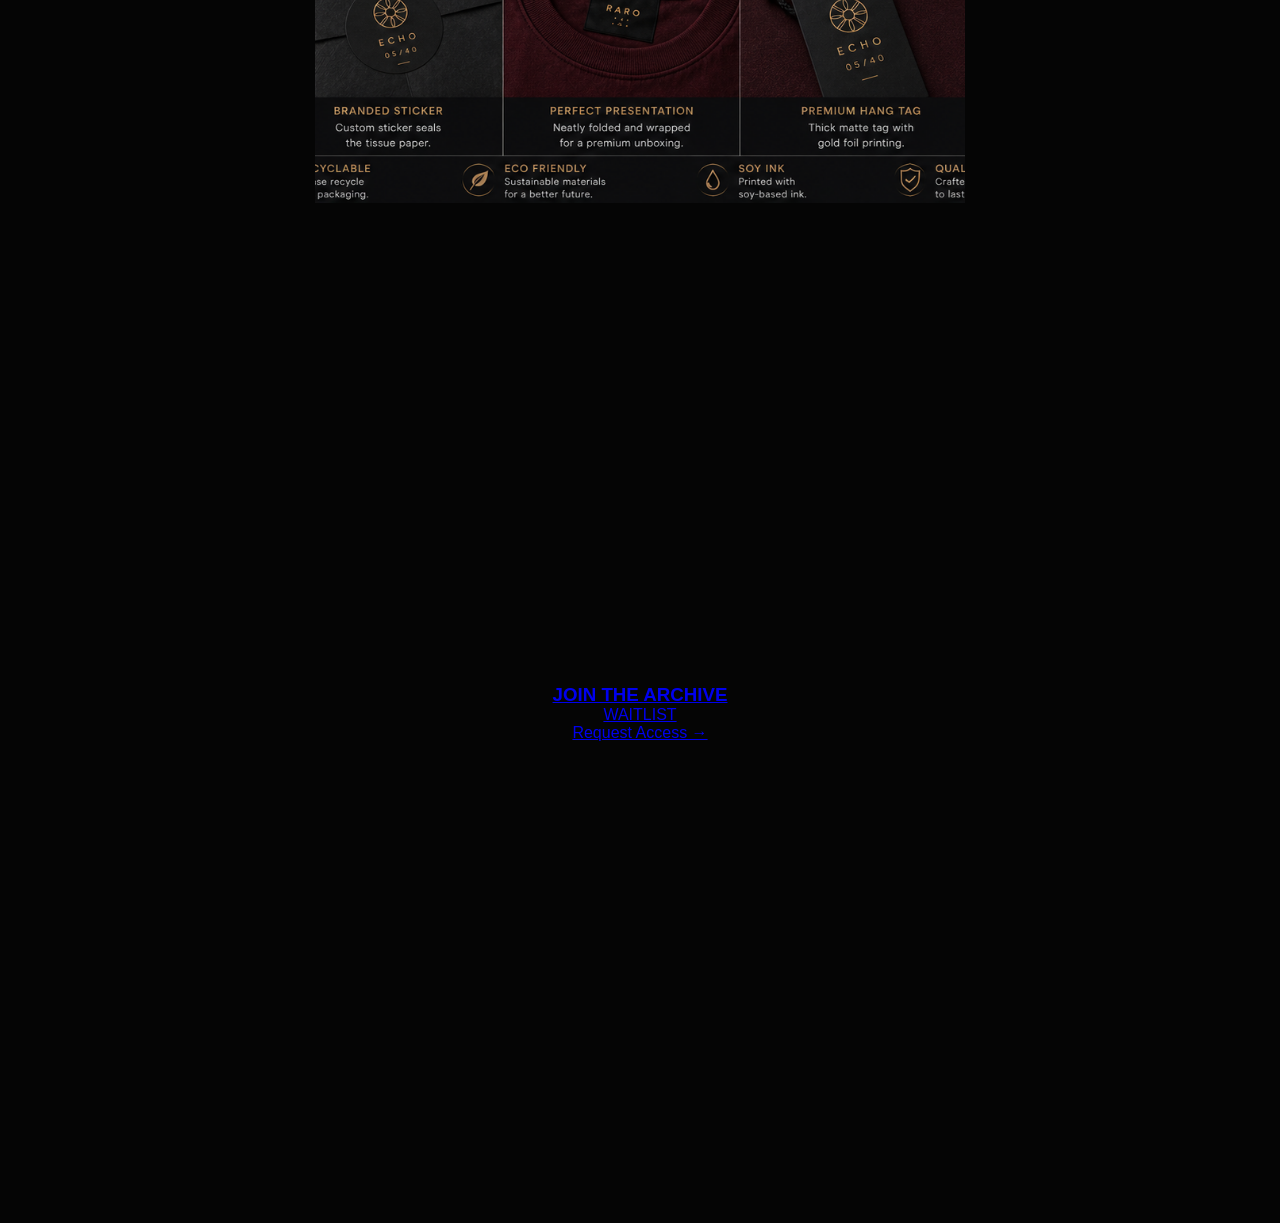
<file: echo.html>
<!DOCTYPE html>
<html lang="en">

<head>

<meta charset="UTF-8">
<meta name="viewport" content="width=device-width, initial-scale=1.0">

<title>RARO — ECHO</title>

<style>

*{
margin:0;
padding:0;
box-sizing:border-box;
}

html{
scroll-behavior:smooth;
}

body{
background:#050505;
font-family:Arial,sans-serif;
overflow-x:hidden;
color:#7B2331;
}

/* HERO */

.hero{

height:100vh;

display:flex;

justify-content:center;
align-items:center;

text-align:center;

position:relative;

overflow:hidden;

}

.echo{

position:absolute;

font-size:220px;

letter-spacing:40px;

color:#7B2331;

opacity:.05;

animation:echoFade 14s ease-in-out infinite;

user-select:none;

white-space:nowrap;

}

@keyframes echoFade{

0%{
transform:scale(.96);
opacity:.03;
}

50%{
transform:scale(1.04);
opacity:.08;
}

100%{
transform:scale(.96);
opacity:.03;
}

}

.content{

position:relative;

z-index:2;

}

.number{

font-size:12px;

letter-spacing:8px;

margin-bottom:40px;

opacity:.8;

}

.name{

font-size:clamp(60px,10vw,120px);

font-weight:300;

letter-spacing:14px;

margin-bottom:20px;

}

.meaning{

font-size:18px;

letter-spacing:6px;

margin-bottom:30px;

color:#B97A85;

}

.quote{

font-size:20px;

line-height:1.8;

color:#D3B6BC;

}

/* SECTIONS */

.section{

min-height:100vh;

display:flex;
flex-direction:column;

justify-content:center;
align-items:center;

text-align:center;

padding:60px 30px;

}

.section h2{

font-size:clamp(28px,5vw,50px);

font-weight:300;

letter-spacing:8px;

margin-bottom:60px;

}

.section p{

max-width:720px;

font-size:20px;

line-height:2;

color:#D3B6BC;

}

/* ARCHIVE NOTES */

.archive-card{

width:min(90%,520px);

border:1px solid rgba(123,35,49,.25);

padding:50px 35px;

text-align:left;

background:rgba(255,255,255,.01);

}

.archive-title{

font-size:14px;

letter-spacing:6px;

margin-bottom:40px;

}

.archive-item{

margin-bottom:30px;

}

.archive-label{

font-size:12px;

letter-spacing:3px;

margin-bottom:10px;

color:#A5646F;

text-transform:uppercase;

}

.archive-value{

font-size:22px;

color:#D3B6BC;

}
.lifestyle-image{
    width:min(94vw,850px);
    aspect-ratio:4/5;
    object-fit:cover;
    display:block;
    margin:0 auto;
}

.archive-image{
    width:min(90vw,650px);
    aspect-ratio:4/5;
    object-fit:cover;
    display:block;
    margin:0 auto;
}
/* PLACEHOLDERS */

.placeholder{

width:min(90%,900px);

height:60vh;

border:1px solid rgba(123,35,49,.20);

display:flex;

flex-direction:column;

justify-content:center;
align-items:center;

}

.placeholder-title{

font-size:28px;

letter-spacing:6px;

margin-bottom:20px;

}

.placeholder-sub{

font-size:15px;

letter-spacing:3px;

color:#B97A85;

}

/* FINAL SECTION */

.final{

min-height:100vh;

display:flex;

flex-direction:column;

justify-content:center;
align-items:center;

text-align:center;

padding:60px 30px;

}

.final-title{

font-size:clamp(32px,6vw,70px);

letter-spacing:10px;

margin-bottom:30px;

}

.final-text{

max-width:650px;

font-size:20px;

line-height:2;

color:#D3B6BC;

margin-bottom:50px;

}

.waitlist{

display:inline-block;

padding:16px 40px;

border:1px solid rgba(123,35,49,.40);

text-decoration:none;

color:#D3B6BC;

letter-spacing:4px;

transition:.3s;

}

.waitlist:hover{

transform:translateY(-2px);

}

</style>

</head>

<body>

<section class="hero">

<div class="echo">

)))   ))   )

</div>

<div class="content">

<div class="number">06</div>

<div class="name">ECHO</div>

<div class="meaning">RESONANCE</div>

<div class="quote">

What remains,<br>
remains with meaning.

</div>

</div>

</section>

<section class="section">

<h2>THE CONCEPT</h2>

<p>

Nothing truly disappears.

<br><br>

Every trace carries forward.

<br><br>

Every story leaves resonance.

<br><br>

ECHO represents what remains
long after the journey ends.

</p>

</section>

<section class="section">

<div class="archive-card">

<div class="archive-title">
ARCHIVE NOTES
</div>

<div class="archive-item">
<div class="archive-label">Concept</div>
<div class="archive-value">06 — ECHO</div>
</div>

<div class="archive-item">
<div class="archive-label">Classification</div>
<div class="archive-value">Resonance</div>
</div>

<div class="archive-item">
<div class="archive-label">Status</div>
<div class="archive-value">Active</div>
</div>

<div class="archive-item">
<div class="archive-label">Archive Reference</div>
<div class="archive-value">ECHO-06</div>
</div>

</div>

</section>

<section class="section">
<!-- LIFESTYLE -->

<section class="section">

<h2>LIFESTYLE</h2>

<img
src="images/Echo/91E184D7-BABD-4009-B94E-CC16F4144CEC.png"
alt="ECHO Lifestyle"
class="lifestyle-image">

</section>

<!-- FRONT -->

<section class="section">

<h2>FRONT</h2>

<img
src="images/Echo/CCA8F534-B46C-4306-93D4-FC52668755AC.png"
alt="ECHO Front"
class="archive-image">

</section>

<!-- BACK -->

<section class="section">

<h2>BACK</h2>

<img
src="images/Echo/26D2B435-C56B-4909-A5B0-3701FE740316.png"
alt="ECHO Back"
class="archive-image">

</section>

<!-- FABRIC -->

<section class="section">

<h2>FABRIC</h2>

<img
src="images/Echo/3E4ABB1E-62C6-40AF-9D5A-BD72F3BB5D3A.png"
alt="ECHO Fabric"
class="archive-image">

</section>

<!-- PACKAGING -->

<section class="section">

<h2>PACKAGING</h2>

<img
src="images/Echo/1CCB7A54-D1B1-45DB-820E-48B80B6F5C78.png"
alt="ECHO Packaging"
class="archive-image">

</section>
    
<section class="section">

<a href="waitlist.html" class="next">

<h3>JOIN THE ARCHIVE</h3>

<div class="next-name">
WAITLIST
</div>

<div class="next-sub">
Request Access →
</div>

</a>

</section>
</body>

</html>
</file>
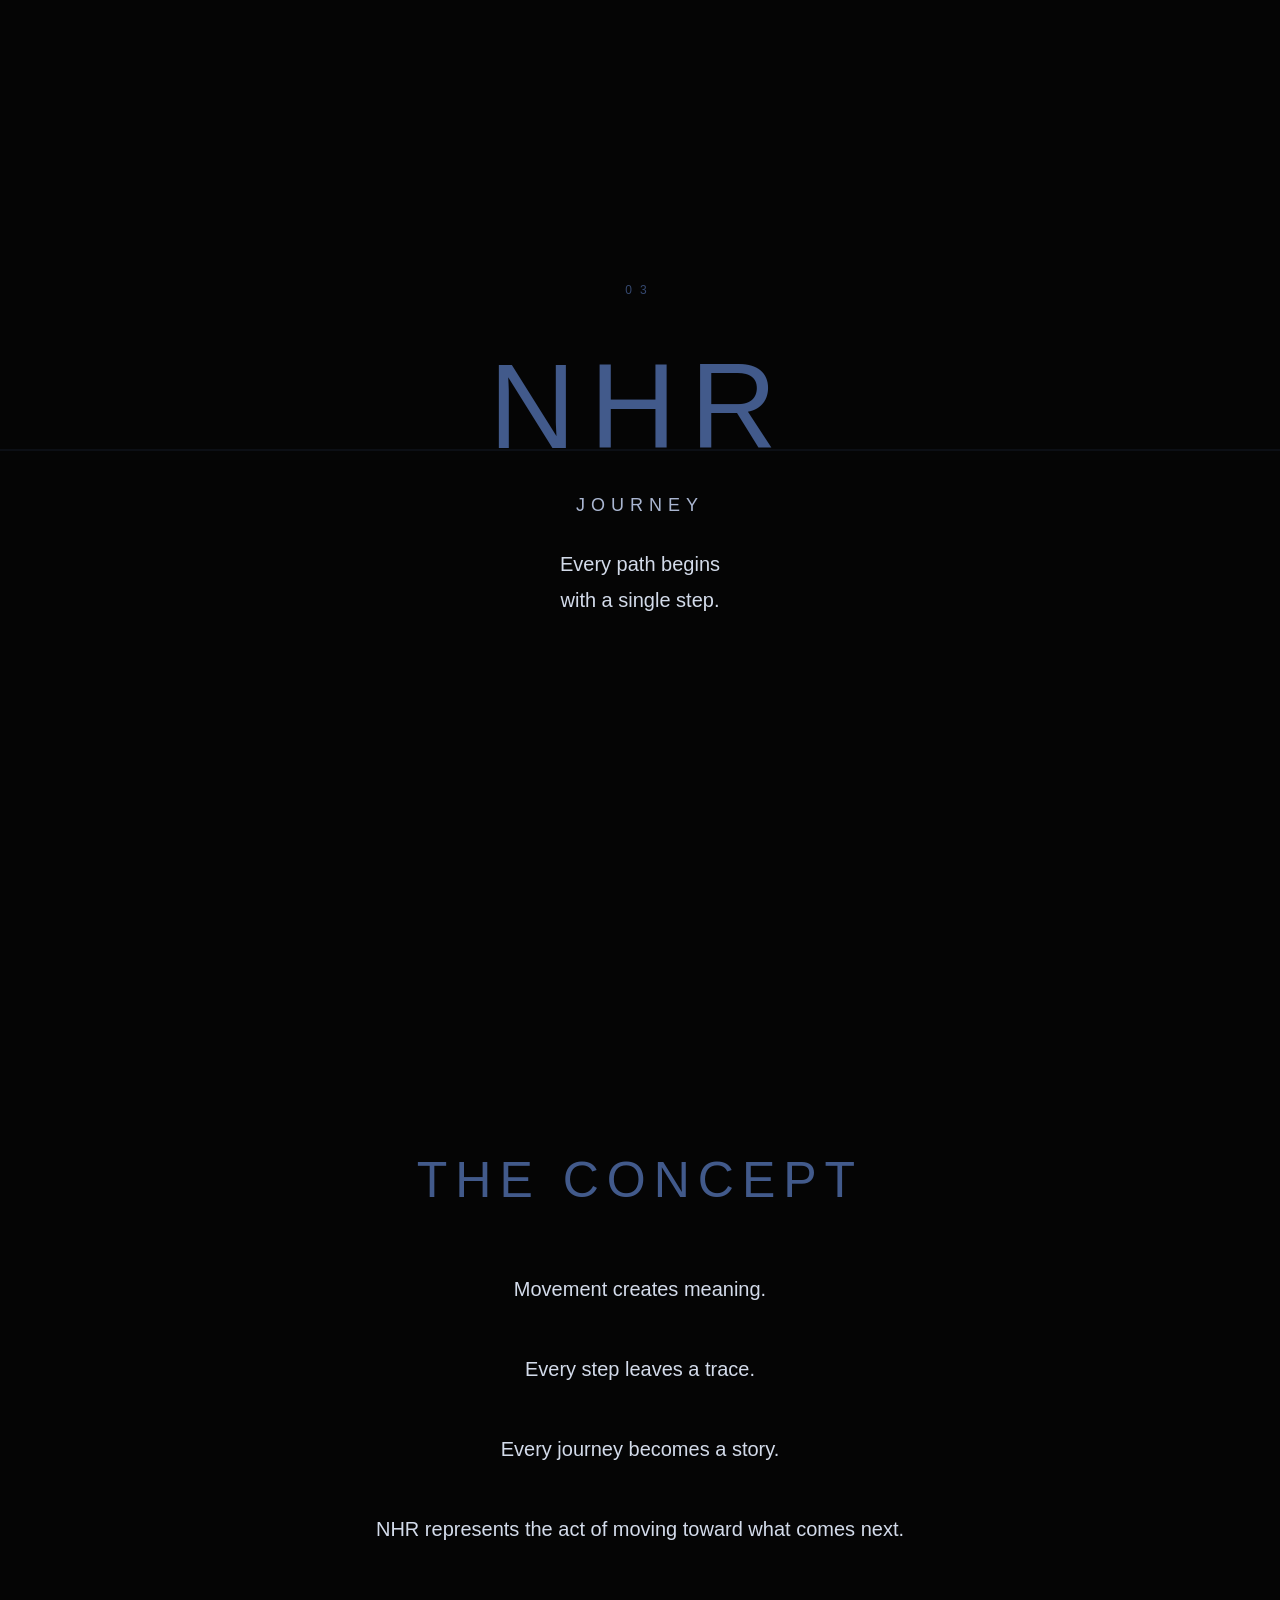
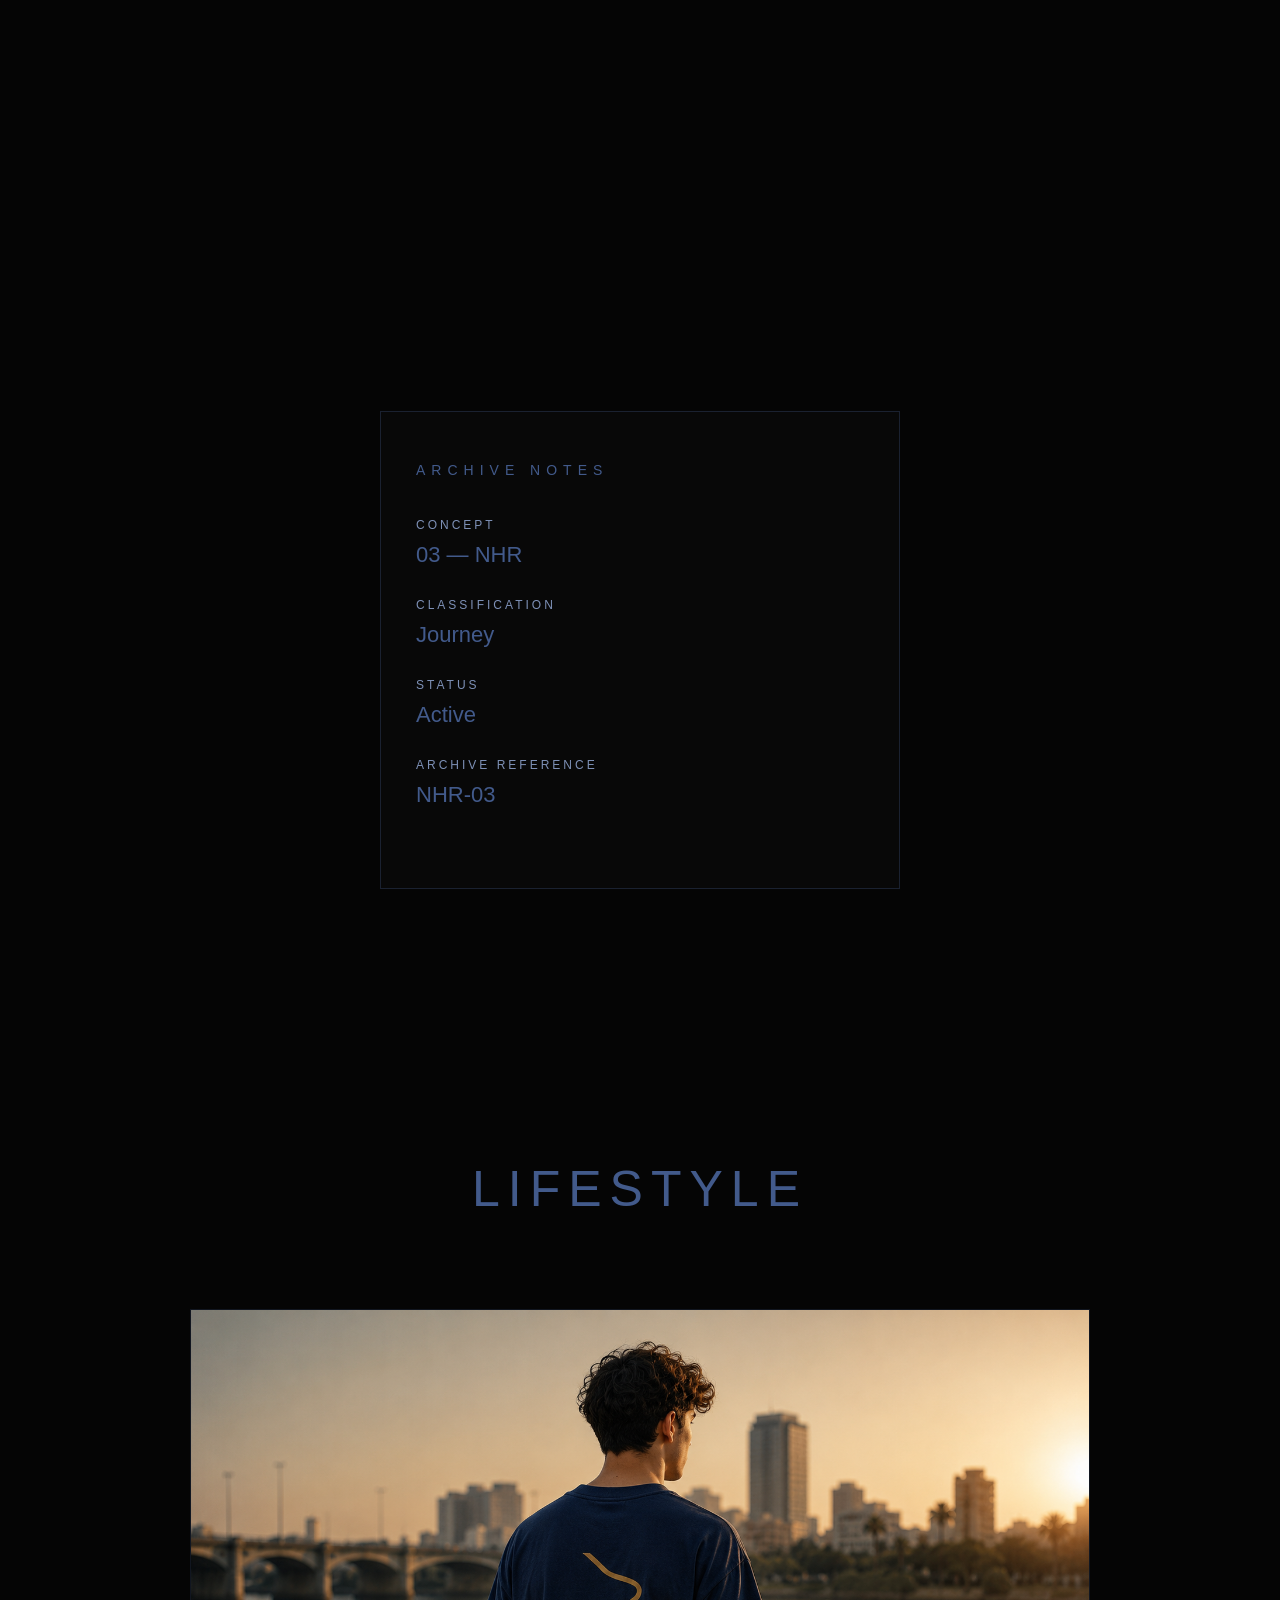
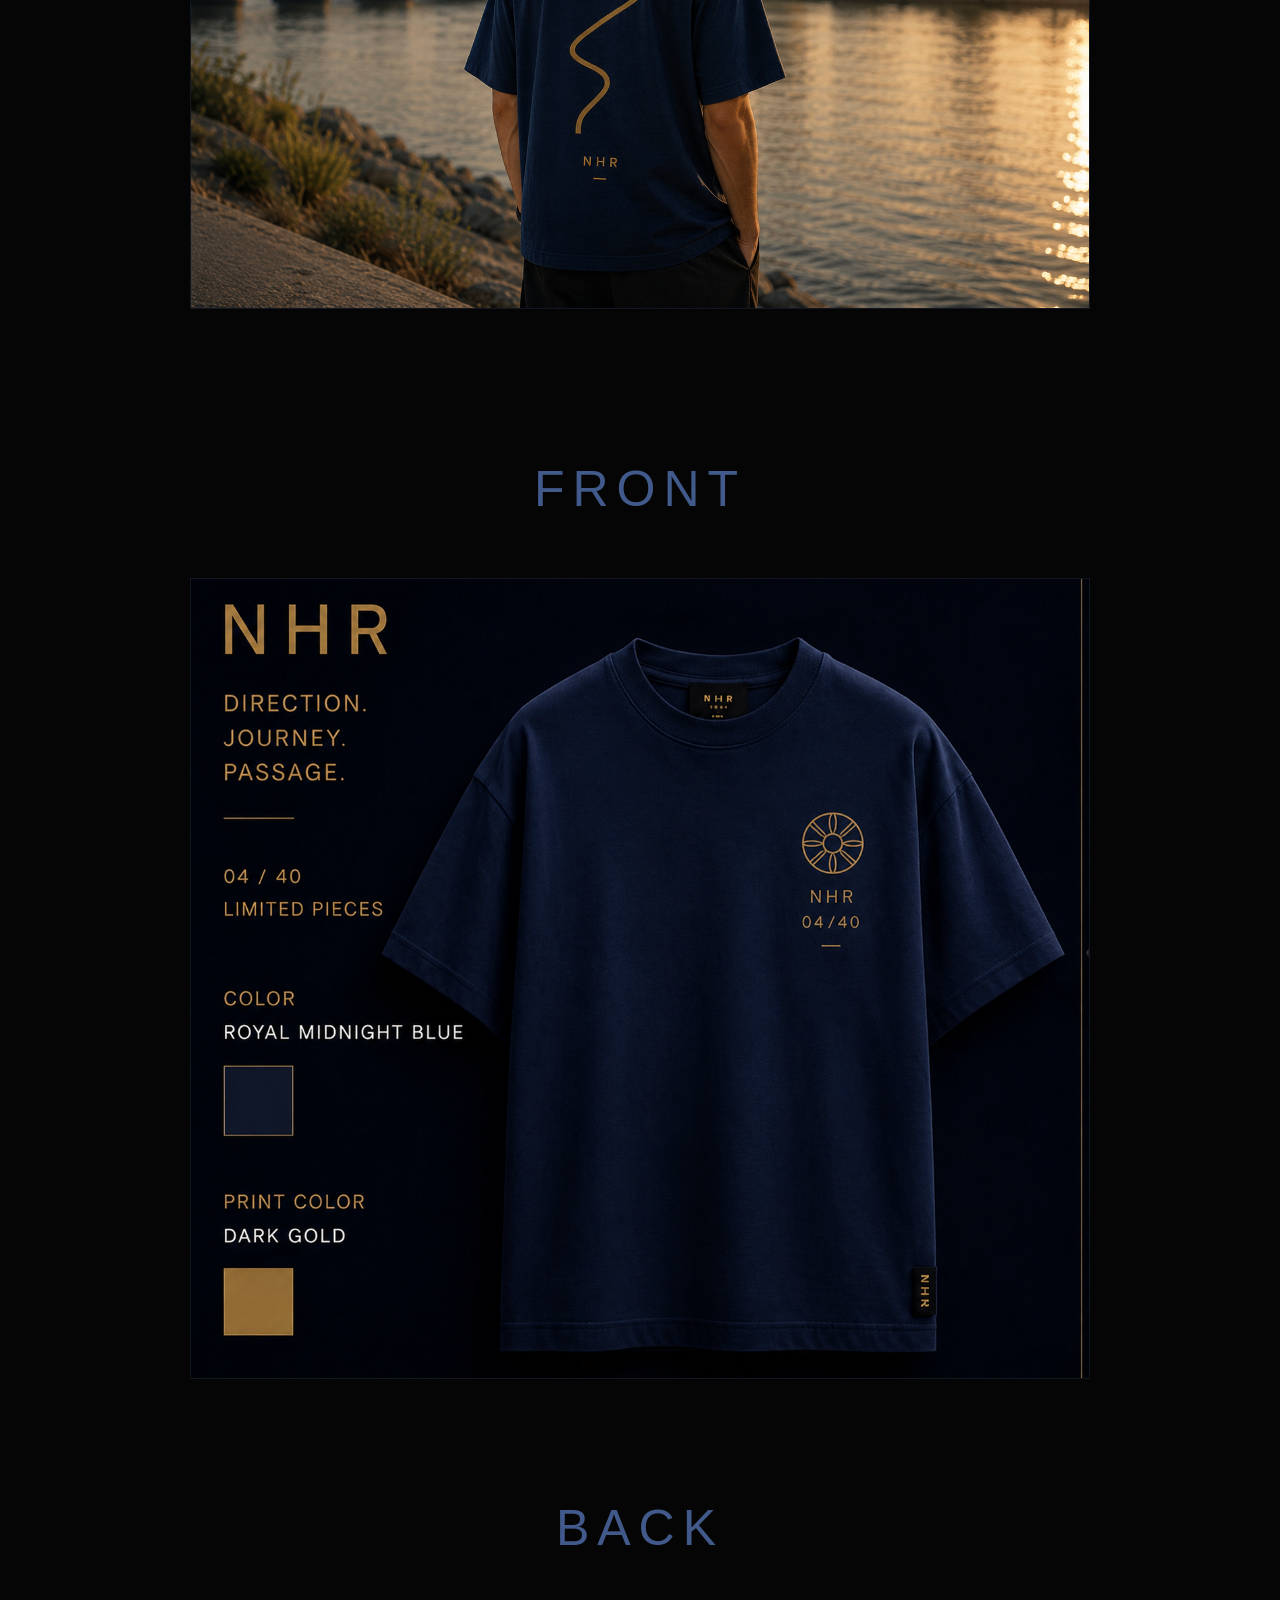
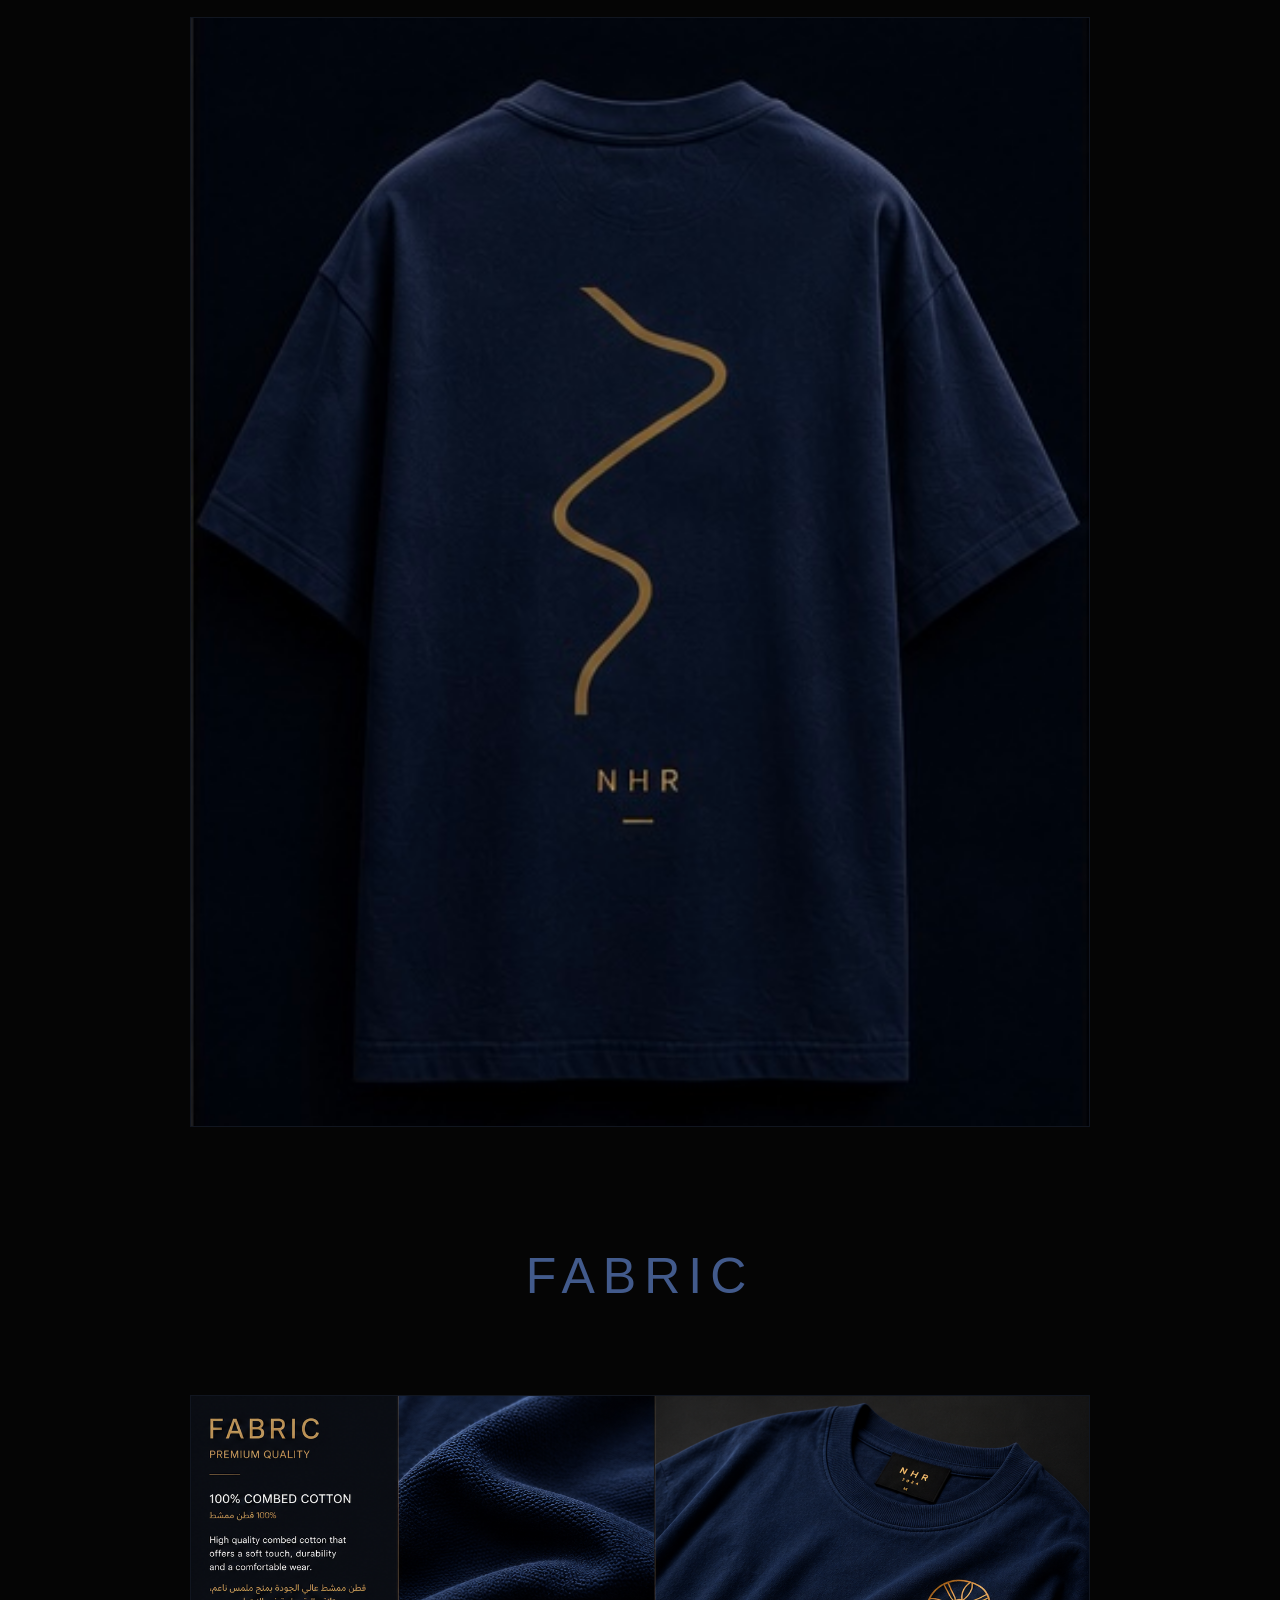
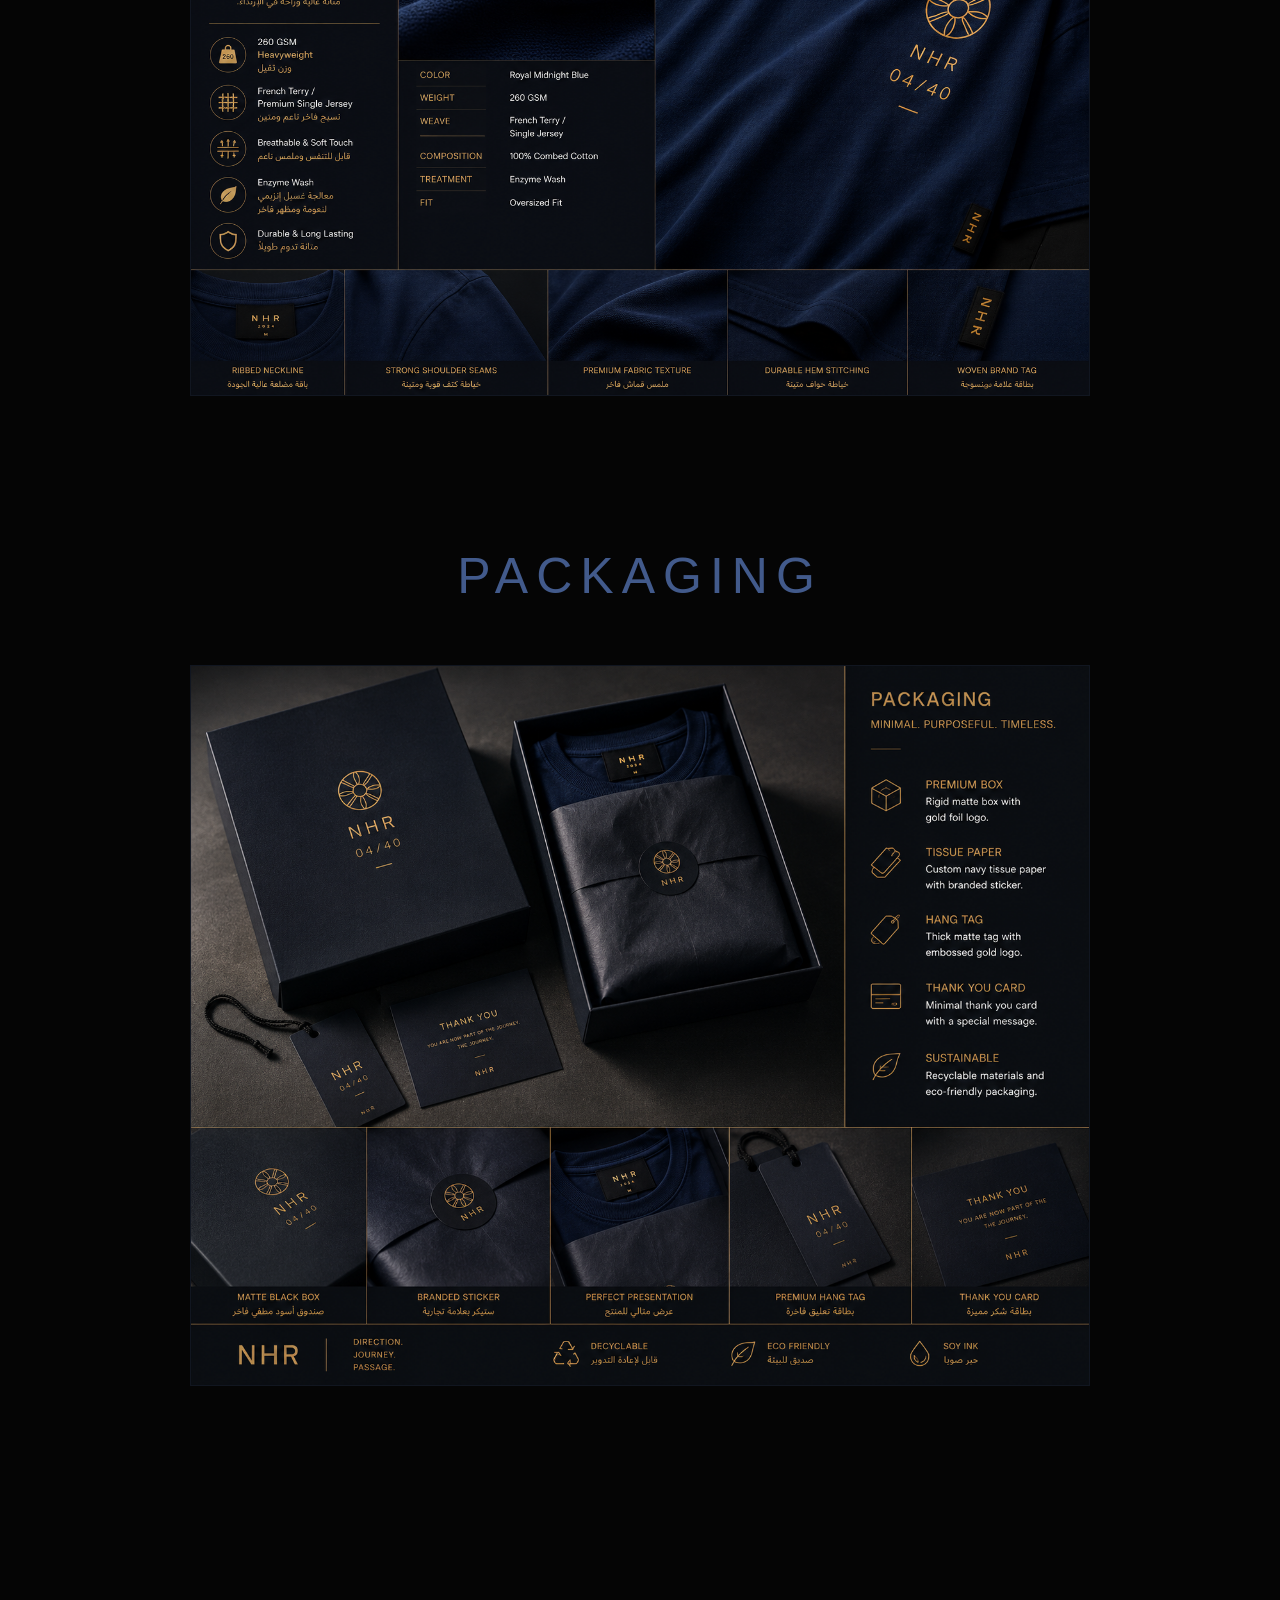
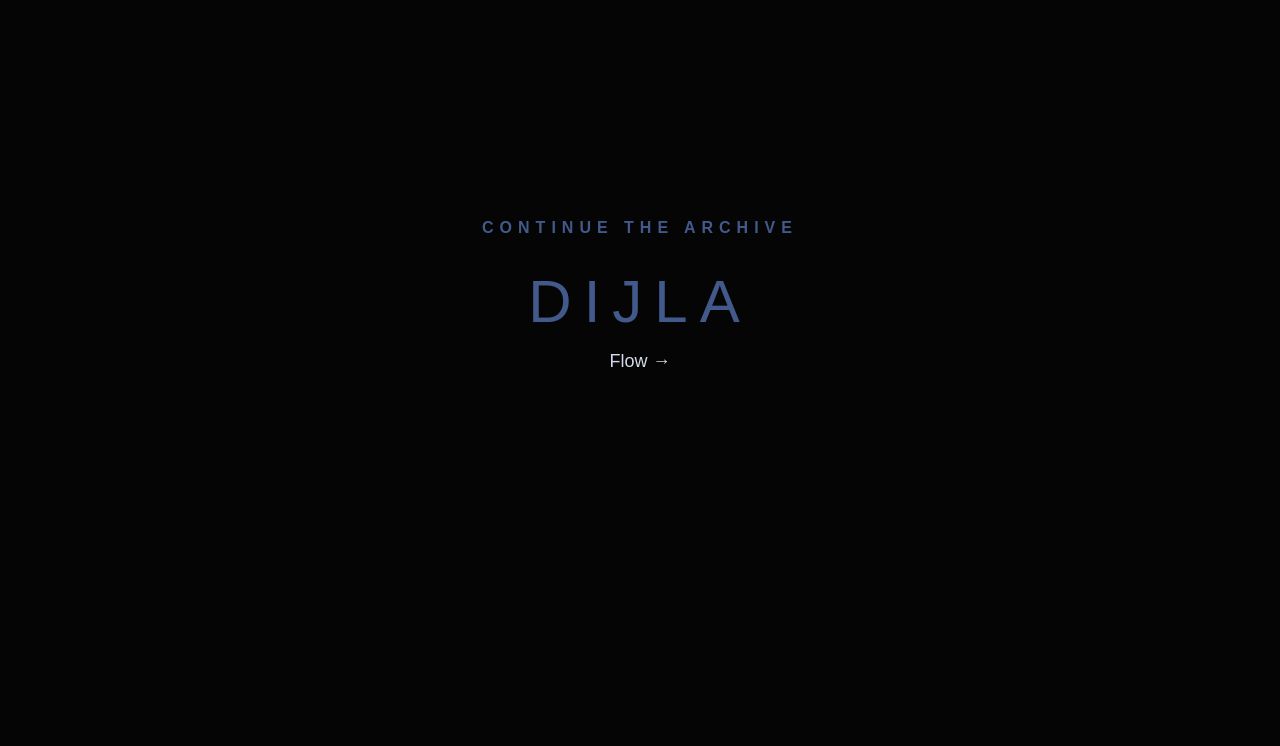
<file: nhr.html>
<!DOCTYPE html>
<html lang="en">

<head>

<meta charset="UTF-8">
<meta name="viewport" content="width=device-width, initial-scale=1.0">

<title>RARO — NHR</title>

<style>

*{
margin:0;
padding:0;
box-sizing:border-box;
}

html{
scroll-behavior:smooth;
}

body{
background:#050505;
font-family:Arial,sans-serif;
overflow-x:hidden;
color:#425A8B;
}

/* HERO */

.hero{

height:100vh;

display:flex;

justify-content:center;
align-items:center;

text-align:center;

position:relative;

overflow:hidden;

}

.journey-line{

position:absolute;

width:120%;

height:2px;

background:#425A8B;

opacity:.12;

animation:travel 12s ease-in-out infinite;

}

@keyframes travel{

0%{
transform:translateX(-5%);
opacity:.08;
}

50%{
transform:translateX(5%);
opacity:.16;
}

100%{
transform:translateX(-5%);
opacity:.08;
}

}

.content{

position:relative;

z-index:2;

color:#425A8B;

}

.number{

font-size:12px;

letter-spacing:8px;

margin-bottom:40px;

opacity:.8;

}

.name{

font-size:clamp(60px,10vw,120px);

font-weight:300;

letter-spacing:14px;

margin-bottom:20px;

}

.meaning{

font-size:18px;

letter-spacing:6px;

margin-bottom:30px;

color:#AAB6D1;

}

.quote{

font-size:20px;

line-height:1.8;

color:#D3DBEA;

}

/* SECTIONS */

.section{

min-height:100vh;

display:flex;
flex-direction:column;

justify-content:center;
align-items:center;

text-align:center;

padding:60px 30px;

}

.section h2{

font-size:clamp(28px,5vw,50px);

font-weight:300;

letter-spacing:8px;

margin-bottom:60px;

color:#425A8B;

}

.section p{

max-width:720px;

font-size:20px;

line-height:2;

color:#D3DBEA;

}

/* ARCHIVE NOTES */

.archive-card{

width:min(90%,520px);

border:1px solid rgba(66,90,139,.30);

padding:50px 35px;

text-align:left;

background:rgba(255,255,255,.01);

}

.archive-title{

font-size:14px;

letter-spacing:6px;

margin-bottom:40px;

color:#425A8B;

}

.archive-item{

margin-bottom:30px;

}

.archive-label{

font-size:12px;

letter-spacing:3px;

margin-bottom:10px;

color:#7E91B7;

text-transform:uppercase;

}

.archive-value{

font-size:22px;

color:#
}
.archive-image{
    width:100%;
    max-width:650px;
    height:auto;
    display:block;
    margin:0 auto;
  D3DBEA;

}
  
/* PLACEHOLDERS */

.placeholder{

width:min(90%,900px);

height:60vh;

border:1px solid rgba(66,90,139,.25);

display:flex;

flex-direction:column;

justify-content:center;
align-items:center;

}

.placeholder-title{

font-size:28px;

letter-spacing:6px;

margin-bottom:20px;

color:#425A8B;

}

.placeholder-sub{

font-size:15px;

letter-spacing:3px;

color:#AAB6D1;

}

/* NEXT */

.next{

text-decoration:none;

color:#425A8B;

}

.next h3{

font-size:16px;

letter-spacing:6px;

margin-bottom:30px;

}

.next-name{

font-size:60px;

font-weight:300;

letter-spacing:12px;

margin-bottom:15px;

}

.next-sub{

font-size:18px;

color:#D3DBEA;

}
.archive-image{

width:min(90%,900px);

max-width:900px;

height:auto;

display:block;

margin:auto;

border:1px solid rgba(66,90,139,.20);

}
</style>

</head>

<body>

<!-- HERO -->

<section class="hero">

<div class="journey-line"></div>

<div class="content">

<div class="number">03</div>

<div class="name">NHR</div>

<div class="meaning">JOURNEY</div>

<div class="quote">

Every path begins<br>
with a single step.

</div>

</div>

</section>

<!-- THE CONCEPT -->

<section class="section">

<h2>THE CONCEPT</h2>

<p>

Movement creates meaning.

<br><br>

Every step leaves a trace.

<br><br>

Every journey becomes a story.

<br><br>

NHR represents the act of moving
toward what comes next.

</p>

</section>

<!-- ARCHIVE NOTES -->

<section class="section">

<div class="archive-card">

<div class="archive-title">
ARCHIVE NOTES
</div>

<div class="archive-item">

<div class="archive-label">
Concept
</div>

<div class="archive-value">
03 — NHR
</div>

</div>

<div class="archive-item">

<div class="archive-label">
Classification
</div>

<div class="archive-value">
Journey
</div>

</div>

<div class="archive-item">

<div class="archive-label">
Status
</div>

<div class="archive-value">
Active
</div>

</div>

<div class="archive-item">

<div class="archive-label">
Archive Reference
</div>

<div class="archive-value">
NHR-03
</div>

</div>

</div>

</section>

<!-- LIFESTYLE -->

<section class="section">

<h2>LIFESTYLE</h2>

<img
src="images/Nhr/E340C96F-3AF2-461C-B1B5-E525E45311DE.png"
alt="NHR Lifestyle"
class="archive-image">

</section>

<!-- FRONT -->

<section class="section">

<h2>FRONT</h2>

<img
src="images/Nhr/0680B8AE-CFB5-4573-8865-FEE13B03833B.png"
alt="NHR Front"
class="archive-image">

</section>

<!-- BACK -->

<section class="section">

<h2>BACK</h2>

<img
src="images/Nhr/8E128E5F-2E98-4C57-8DD4-9A322520EEC7.jpeg"
alt="NHR Back"
class="archive-image">

</section>

<!-- FABRIC -->

<section class="section">

<h2>FABRIC</h2>

<img
src="images/Nhr/5EC33D54-26B1-4826-8EA7-2C7A682F5253.png"
alt="NHR Fabric"
class="archive-image">

</section>

<!-- PACKAGING -->

<section class="section">

<h2>PACKAGING</h2>

<img
src="images/Nhr/4B277D79-CF92-437C-9D26-644B6FD1D452.png"
alt="NHR Packaging"
class="archive-image">

</section>

  <!-- NEXT -->

<section class="section">

<a href="dijla.html" class="next">

<h3>CONTINUE THE ARCHIVE</h3>

<div class="next-name">
DIJLA
</div>

<div class="next-sub">
Flow →
</div>

</a>

</section>

</body>

</html>
</file>
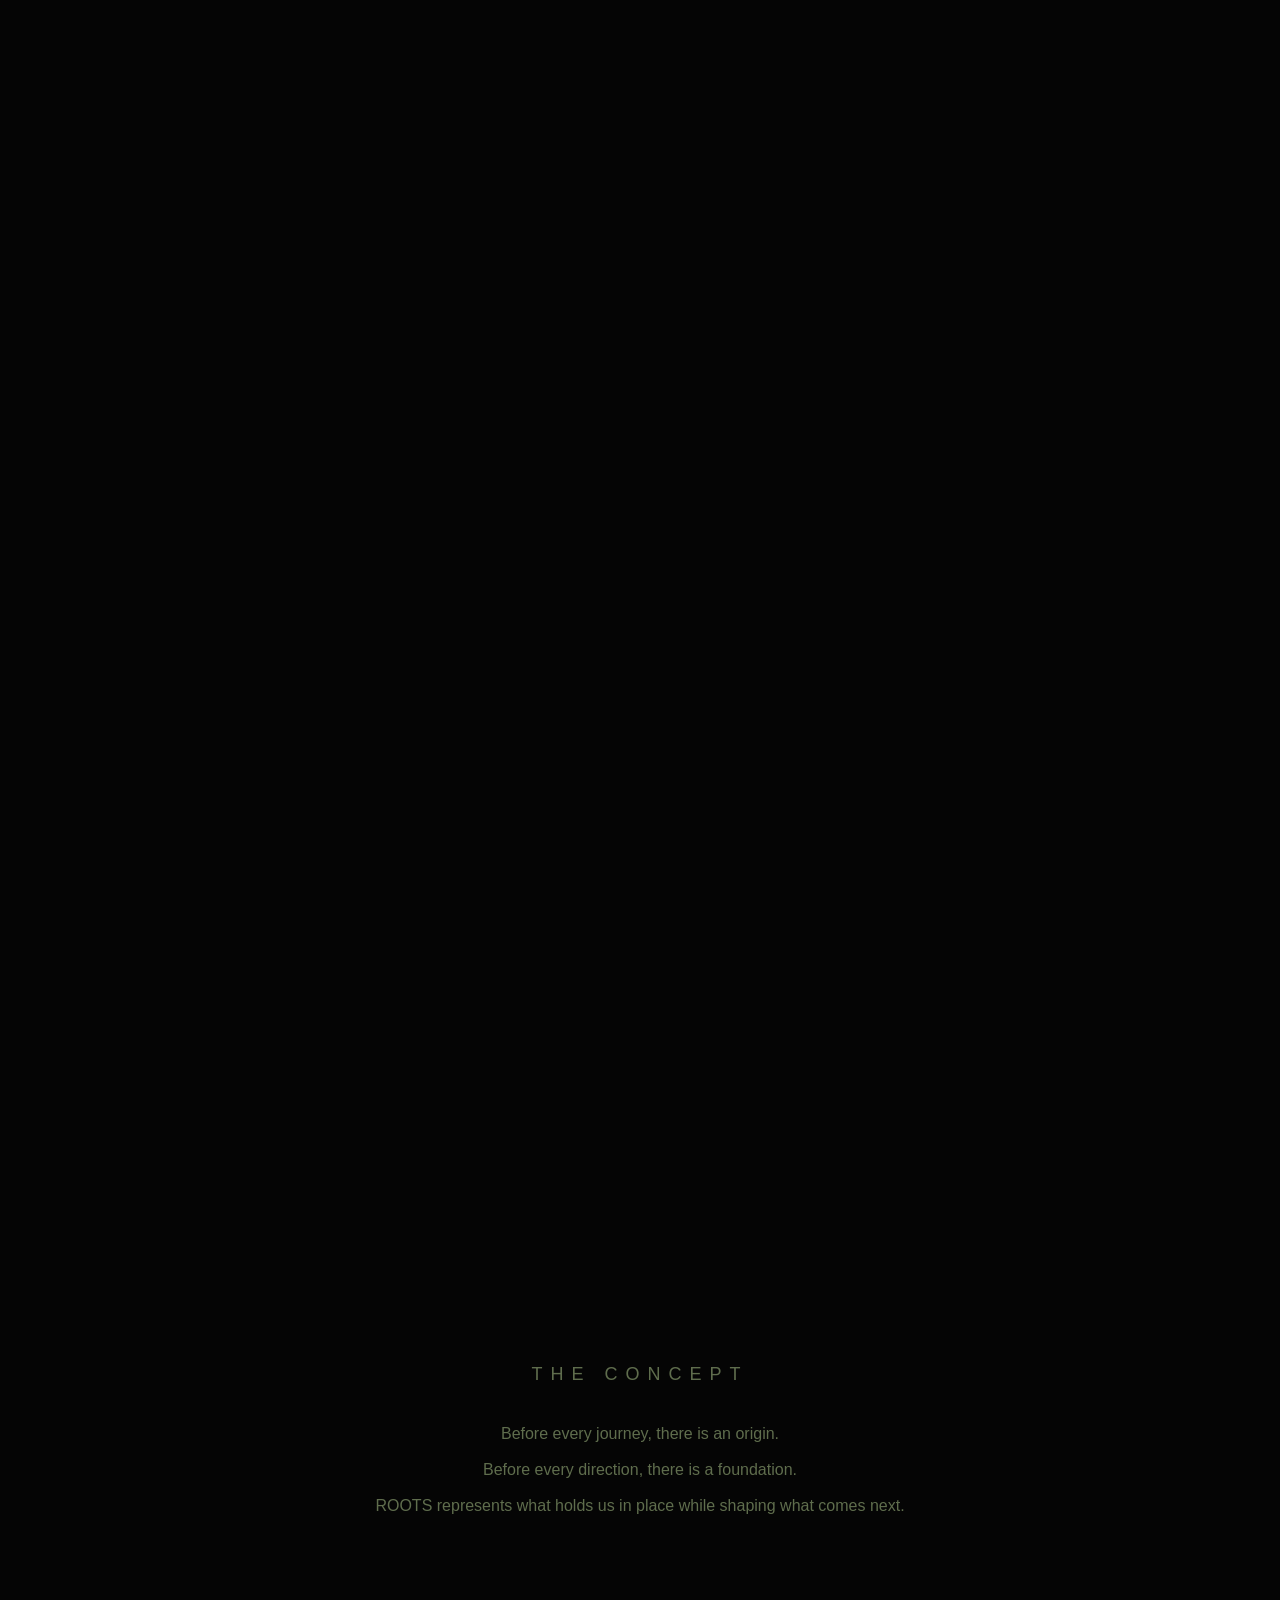
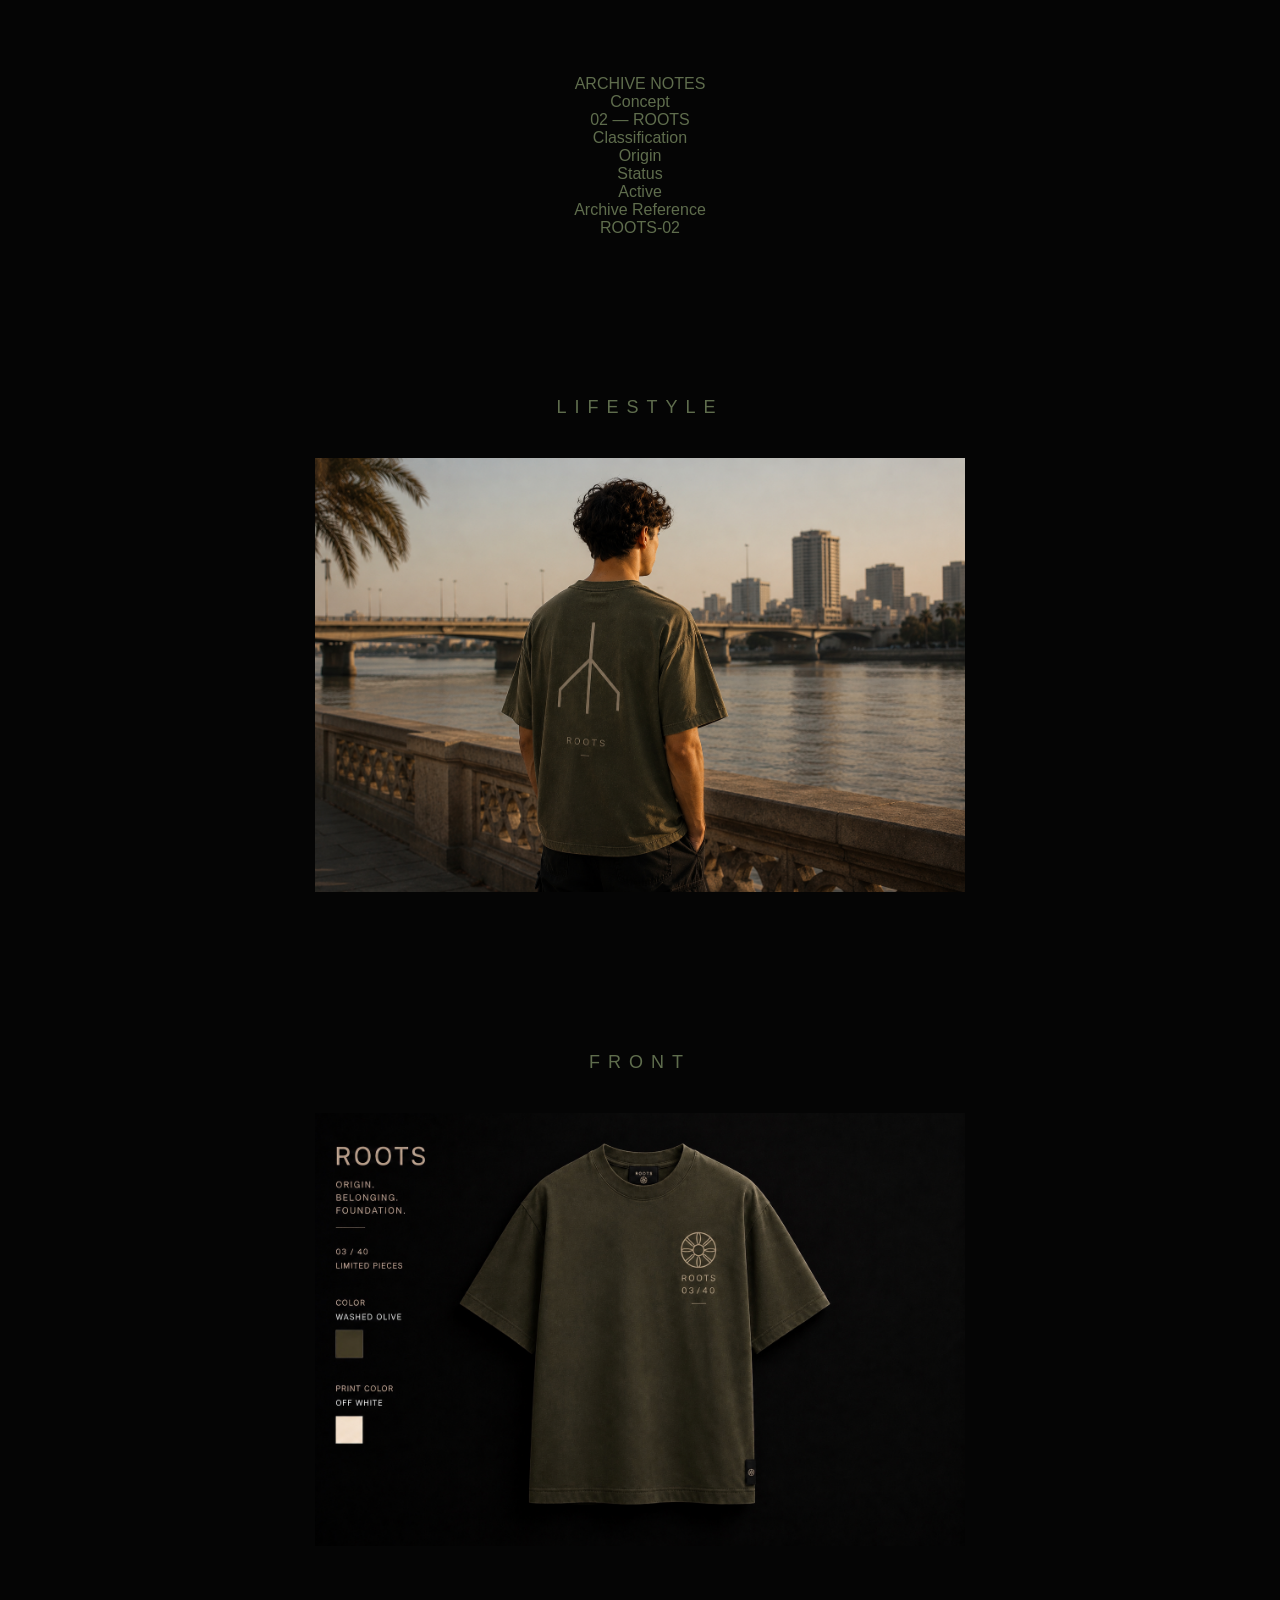
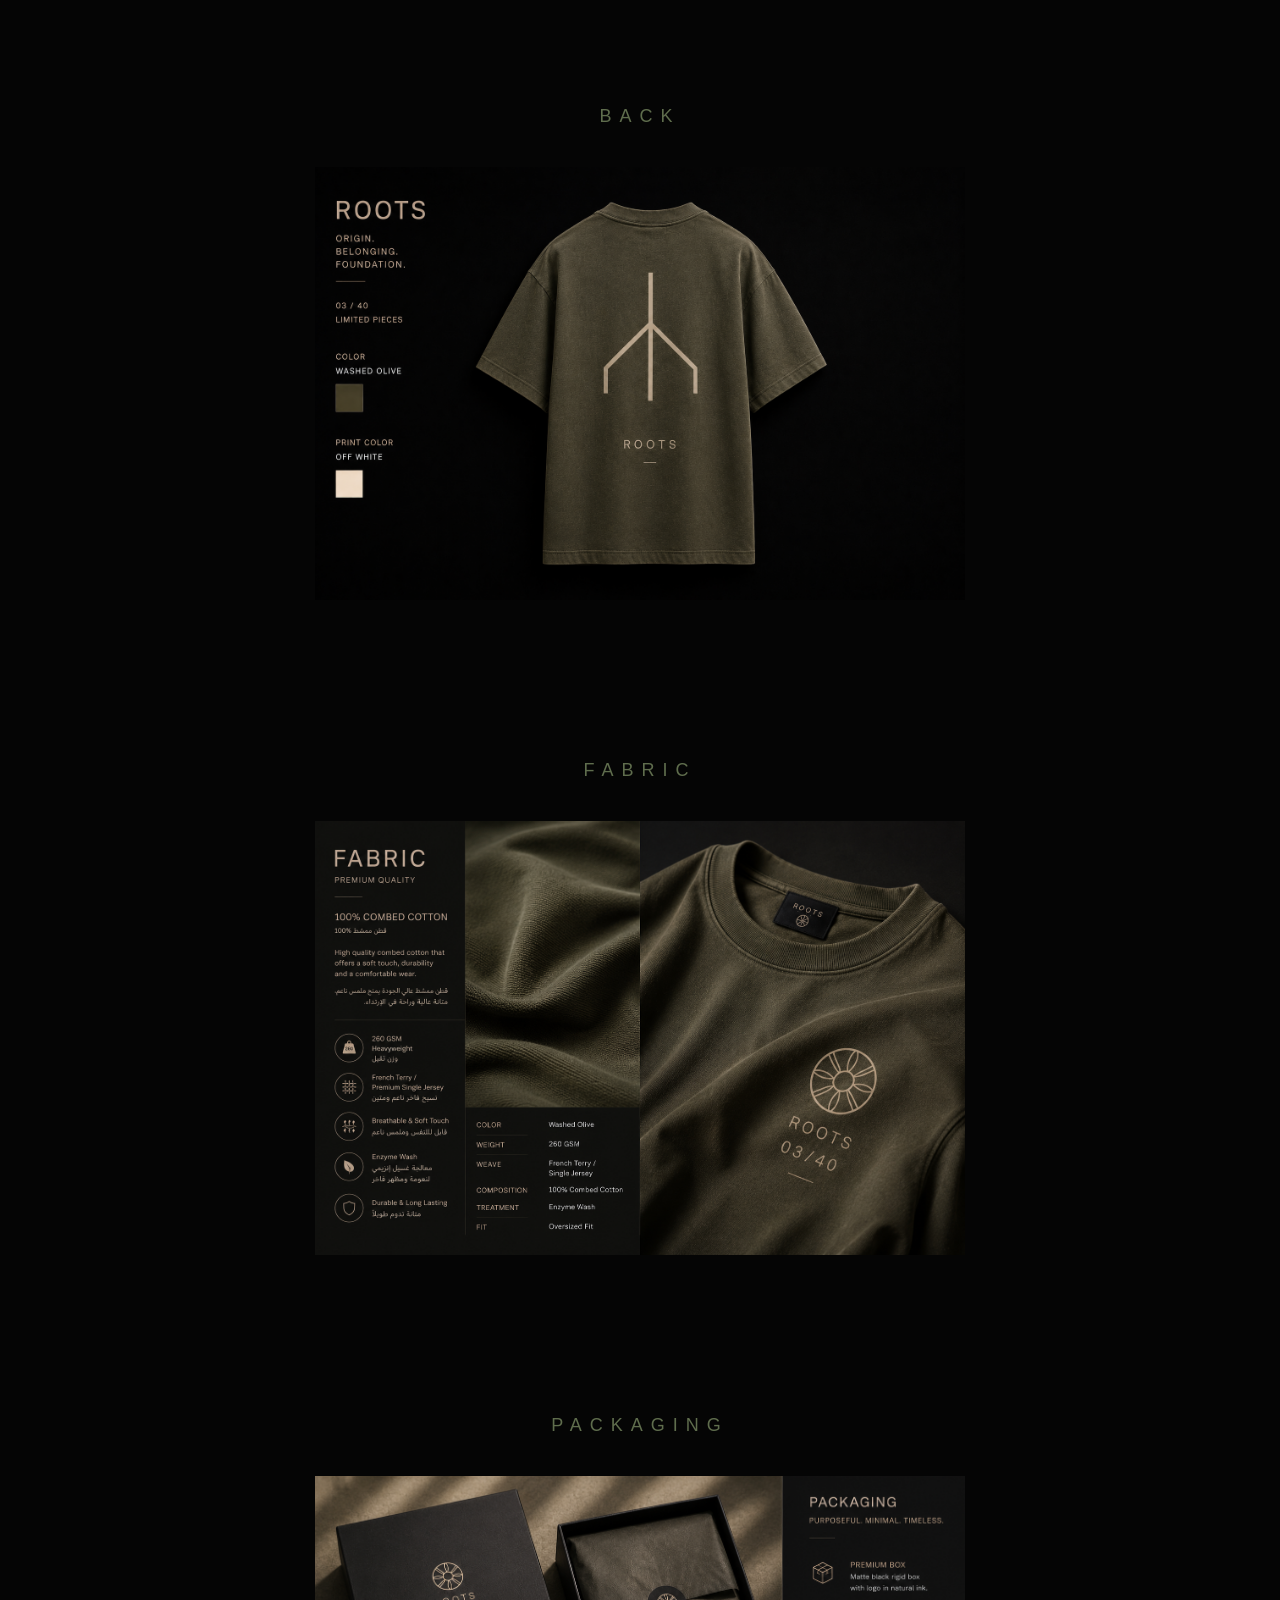
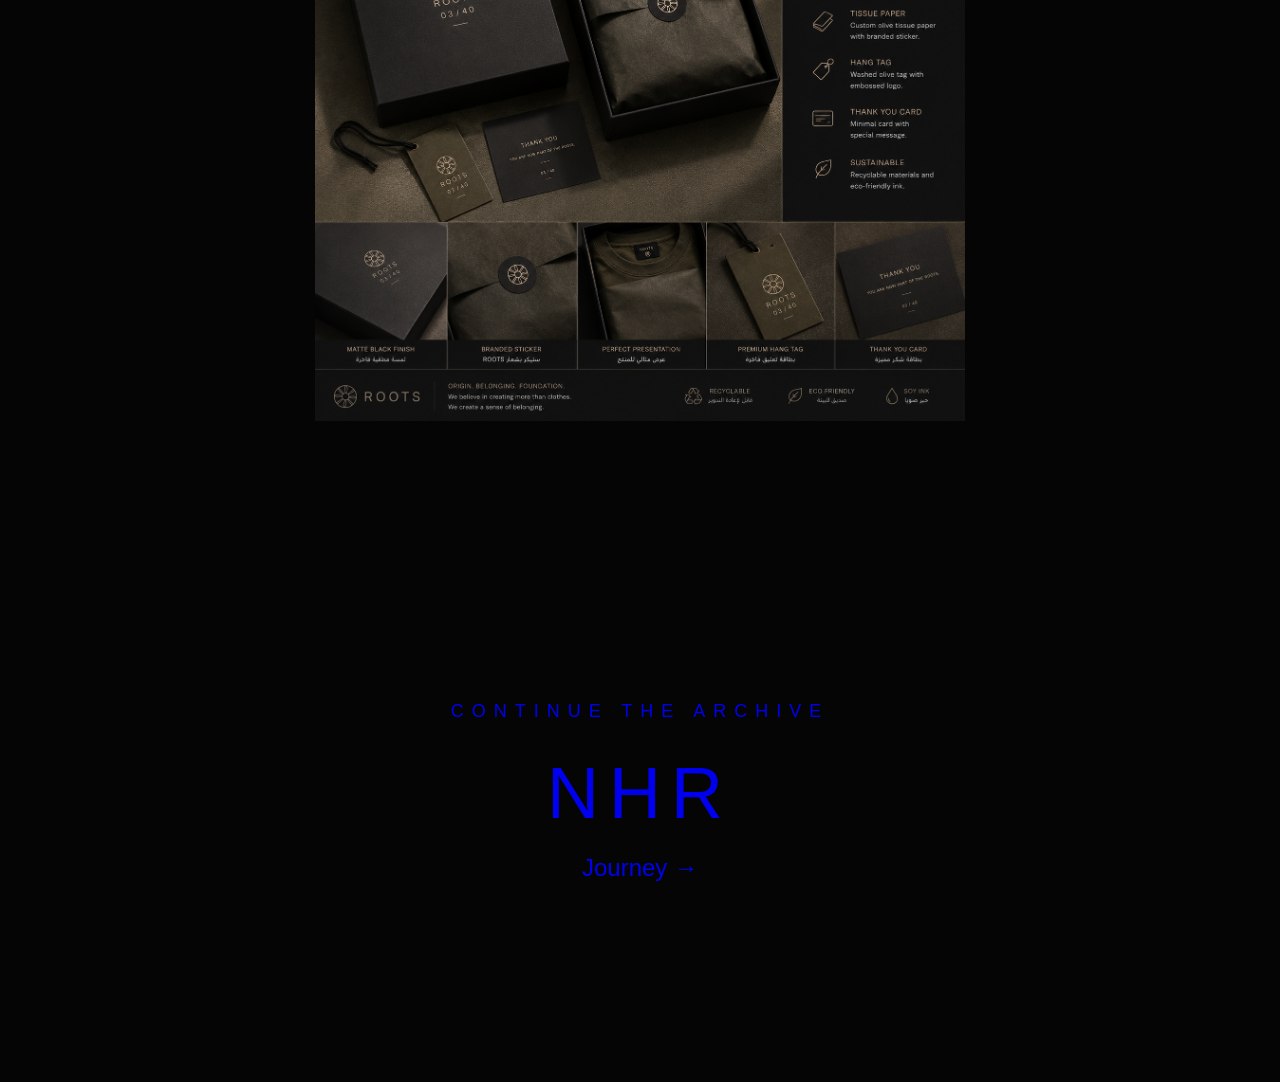
<file: roots.html>
<!DOCTYPE html>
<html lang="en">

<head>

<meta charset="UTF-8">
<meta name="viewport" content="width=device-width, initial-scale=1.0">

<title>RARO — ROOTS</title>

<style>

*{
margin:0;
padding:0;
box-sizing:border-box;
}

html{
scroll-behavior:smooth;
}

body{
background:#050505;
font-family:Arial,sans-serif;
overflow-x:hidden;
color:#5F6D4D;
}

.section{
    padding:80px 30px;
    text-align:center;
}

.section h2{
    font-size:18px;
    font-weight:300;
    letter-spacing:8px;
    margin-bottom:40px;
}

.archive-image{
    width:100%;
    max-width:650px;
    height:auto;
    display:block;
    margin:0 auto;
}

.next{
    display:block;
    text-align:center;
    text-decoration:none;
    padding:120px 20px;
}

.next h3{
    letter-spacing:8px;
    font-size:18px;
    font-weight:300;
    margin-bottom:30px;
}

.next-name{
    font-size:72px;
    letter-spacing:10px;
    margin-bottom:20px;
}

.next-sub{
    font-size:24px;

/* HERO */

.hero{

height:100vh;

display:flex;

justify-content:center;
align-items:center;

position:relative;

overflow:hidden;

}

.roots-symbol{

position:absolute;

width:500px;
height:500px;

display:flex;

justify-content:center;
align-items:center;

opacity:.28;

z-index:1;

}

@keyframes rootsGrow{

0%{
transform:scale(1);
opacity:.10;
}

50%{
transform:scale(1.05);
opacity:.16;
}

100%{
transform:scale(1);
opacity:.10;
}

}

.hero-content{

position:relative;

z-index:2;

}

.number{

font-size:12px;

letter-spacing:8px;

margin-bottom:40px;

opacity:.8;

}

.name{

font-size:clamp(60px,10vw,120px);

font-weight:300;

letter-spacing:14px;

margin:20px 0;

}

.meaning{

font-size:18px;

letter-spacing:6px;

margin-bottom:30px;

color:#B7C1A8;

}

.quote{

font-size:20px;

line-height:1.8;

color:#D5DCCB;

}

/* TITLES */

.section h2{

font-size:clamp(28px,5vw,50px);

font-weight:300;

letter-spacing:8px;

margin-bottom:60px;

color:#5F6D4D;

}

.section p{

max-width:720px;

font-size:20px;

line-height:2;

color:#D5DCCB;

}

/* ARCHIVE NOTES */
.archive-image{
    width:100%;
    max-width:650px;
    height:auto;
    display:block;
    margin:0 auto;
}
.archive-card{

width:min(90%,520px);

border:1px solid rgba(95,109,77,.35);

padding:50px 35px;

text-align:left;

background:rgba(255,255,255,.01);

}

.archive-title{

font-size:14px;

letter-spacing:6px;

margin-bottom:40px;

color:#5F6D4D;

}

.archive-item{

margin-bottom:30px;

}

.archive-label{

font-size:12px;

letter-spacing:3px;

margin-bottom:10px;

color:#8F9B7E;

text-transform:uppercase;

}

.archive-value{

font-size:22px;

color:#D5DCCB;

}

/* PLACEHOLDERS */

.placeholder{

width:min(90%,900px);

height:60vh;

border:1px solid rgba(95,109,77,.25);

display:flex;

flex-direction:column;

justify-content:center;
align-items:center;

text-align:center;

}

.placeholder-title{

font-size:28px;

letter-spacing:6px;

margin-bottom:20px;

color:#5F6D4D;

}

.placeholder-sub{

font-size:16px;

letter-spacing:3px;

color:#AAB39E;

}

/* NEXT */

.next{

text-decoration:none;

color:#5F6D4D;

}

.next h3{

font-size:16px;

letter-spacing:6px;

margin-bottom:30px;

}

.next-name{

font-size:60px;

font-weight:300;

letter-spacing:12px;

margin-bottom:15px;

}

.next-sub{

font-size:18px;

color:#D5DCCB;

}

 .archive-image{
width:min(90%,900px);
max-width:900px;
height:auto;
display:block;
border:1px solid rgba(95,109,77,.25);
} 
</style>

</head>

<body>

<!-- HERO -->

<section class="hero">

<div class="roots-symbol">

<svg viewBox="0 0 600 600" xmlns="http://www.w3.org/2000/svg">

<line x1="300" y1="80" x2="300" y2="340"/>

<line x1="300" y1="260" x2="190" y2="420"/>

<line x1="300" y1="260" x2="410" y2="420"/>

<line x1="300" y1="260" x2="300" y2="460"/>

</svg>

</div>

<div class="hero-content">

</div>

</section>

<!-- THE CONCEPT -->

<section class="section">

<h2>THE CONCEPT</h2>

<p>

Before every journey,
there is an origin.

<br><br>

Before every direction,
there is a foundation.

<br><br>

ROOTS represents what holds us in place
while shaping what comes next.

</p>

</section>

<!-- ARCHIVE NOTES -->

<section class="section">

<div class="archive-card">

<div class="archive-title">
ARCHIVE NOTES
</div>

<div class="archive-item">

<div class="archive-label">
Concept
</div>

<div class="archive-value">
02 — ROOTS
</div>

</div>

<div class="archive-item">

<div class="archive-label">
Classification
</div>

<div class="archive-value">
Origin
</div>

</div>

<div class="archive-item">

<div class="archive-label">
Status
</div>

<div class="archive-value">
Active
</div>

</div>

<div class="archive-item">

<div class="archive-label">
Archive Reference
</div>

<div class="archive-value">
ROOTS-02
</div>

</div>

</div>

</section>

<!-- LIFESTYLE -->

<section class="section">

<h2>LIFESTYLE</h2>

<img
src="images/roots/D3BDB815-4504-4FB3-9065-E6A9E876A7FF.png"
alt="ROOTS Lifestyle"
class="archive-image">

</section>

<!-- FRONT -->

<section class="section">

<h2>FRONT</h2>

<img
src="images/roots/2DB6F6CC-DF3C-4B22-9EF7-82F851D9C1E1.png"
alt="ROOTS Front"
class="archive-image">

</section>

<!-- BACK -->

<section class="section">

<h2>BACK</h2>

<img
src="images/roots/E26D2EA0-DEB1-402D-B4C4-AA87C883F586.png"
alt="ROOTS Back"
class="archive-image">

</section>

<!-- FABRIC -->

<section class="section">

<h2>FABRIC</h2>

<img
src="images/roots/08C768D5-E0F2-4114-833E-DCC8F5DFD4E5.png"
alt="ROOTS Fabric"
class="archive-image">

</section>

<!-- PACKAGING -->

<section class="section">

<h2>PACKAGING</h2>

<img
src="images/roots/841718CD-00E8-4D34-973A-36DE91DDCA40.png"
alt="ROOTS Packaging"
class="archive-image">

</section>
<!-- NEXT CONCEPT -->

<section class="section">

<a href="nhr.html" class="next">

<h3>CONTINUE THE ARCHIVE</h3>

<div class="next-name">
NHR
</div>

<div class="next-sub">
Journey →
</div>

</a>

</section>

</body>
</html>
</file>
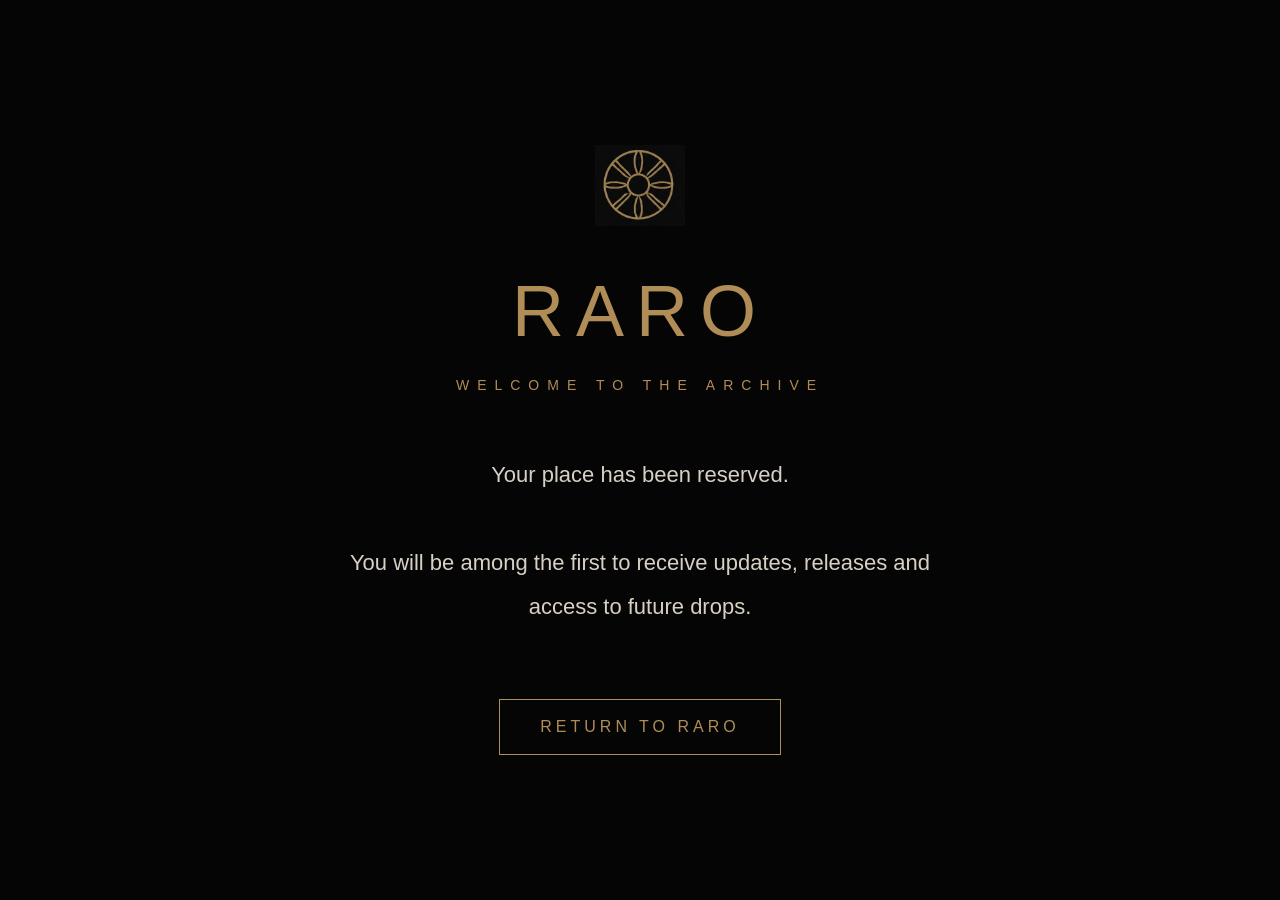
<file: thankyou.html>
<!DOCTYPE html>
<html lang="en">

<head>

<meta charset="UTF-8">
<meta name="viewport" content="width=device-width, initial-scale=1.0">

<title>RARO — Archive Reserved</title>

<style>

*{
margin:0;
padding:0;
box-sizing:border-box;
}

body{

background:#050505;
color:#b08d57;
font-family:Arial,sans-serif;

min-height:100vh;

display:flex;
justify-content:center;
align-items:center;

padding:40px;

text-align:center;

}

.container{

max-width:600px;

}

.raro-mark{

width:90px;
height:auto;

margin-bottom:40px;

opacity:.95;

}

.logo{

font-size:72px;

font-weight:300;

letter-spacing:12px;

margin-bottom:25px;

}

.subtitle{

font-size:14px;

letter-spacing:8px;

margin-bottom:60px;

}

.message{

font-size:22px;

line-height:2;

color:#d8d0c5;

margin-bottom:70px;

}

.home-link{

display:inline-block;

padding:18px 40px;

border:1px solid #b08d57;

color:#b08d57;

text-decoration:none;

letter-spacing:4px;

transition:.3s;

}

.home-link:hover{

background:#b08d57;

color:#050505;

}

</style>

</head>

<body>

<div class="container">

<img
src="RARO_MASTER/02_MASTER_ASSETS/00B72C45-AAB4-4D9D-A816-0C7C8D6F47F0.jpeg"
alt="RARO Mark"
class="raro-mark">

<div class="logo">
RARO
</div>

<div class="subtitle">
WELCOME TO THE ARCHIVE
</div>

<div class="message">

Your place has been reserved.

<br><br>

You will be among the first to receive updates, releases and access to future drops.

</div>

<a href="index.html" class="home-link">

RETURN TO RARO

</a>

</div>

</body>

</html>
</file>
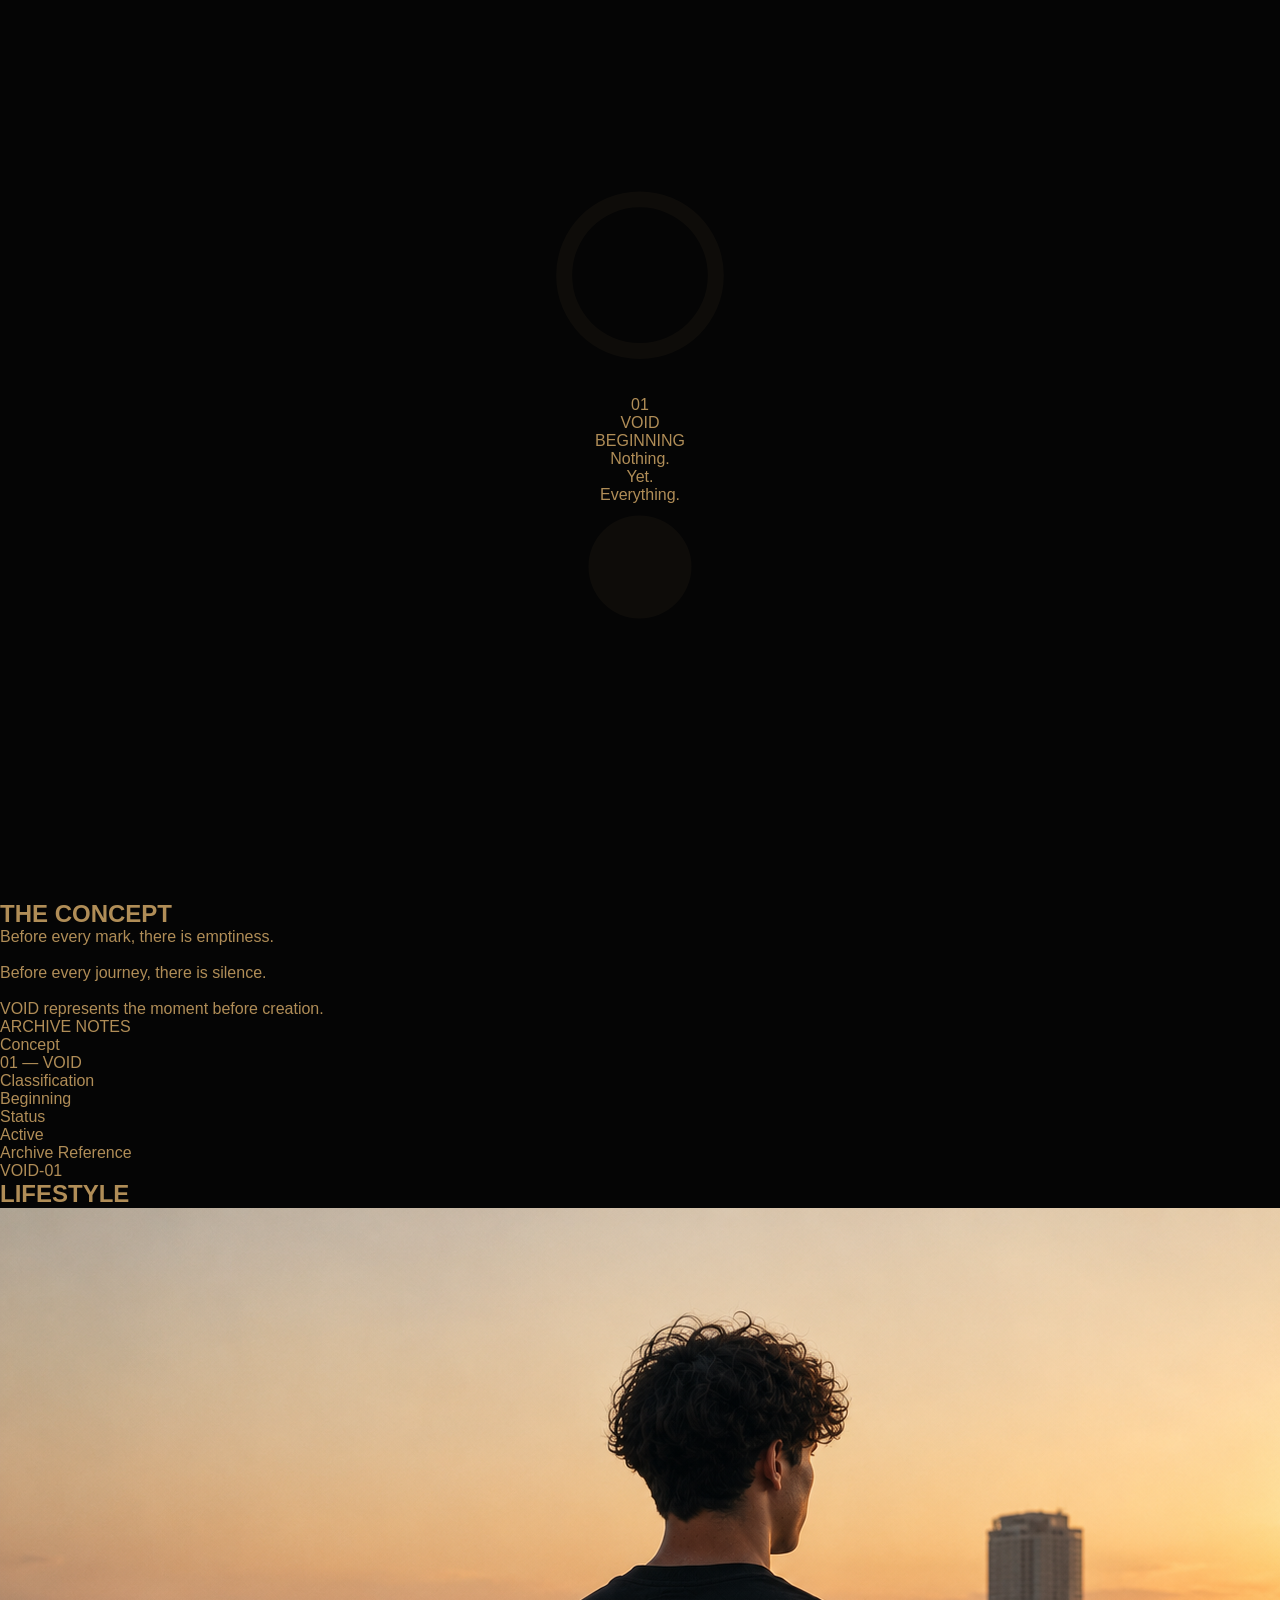
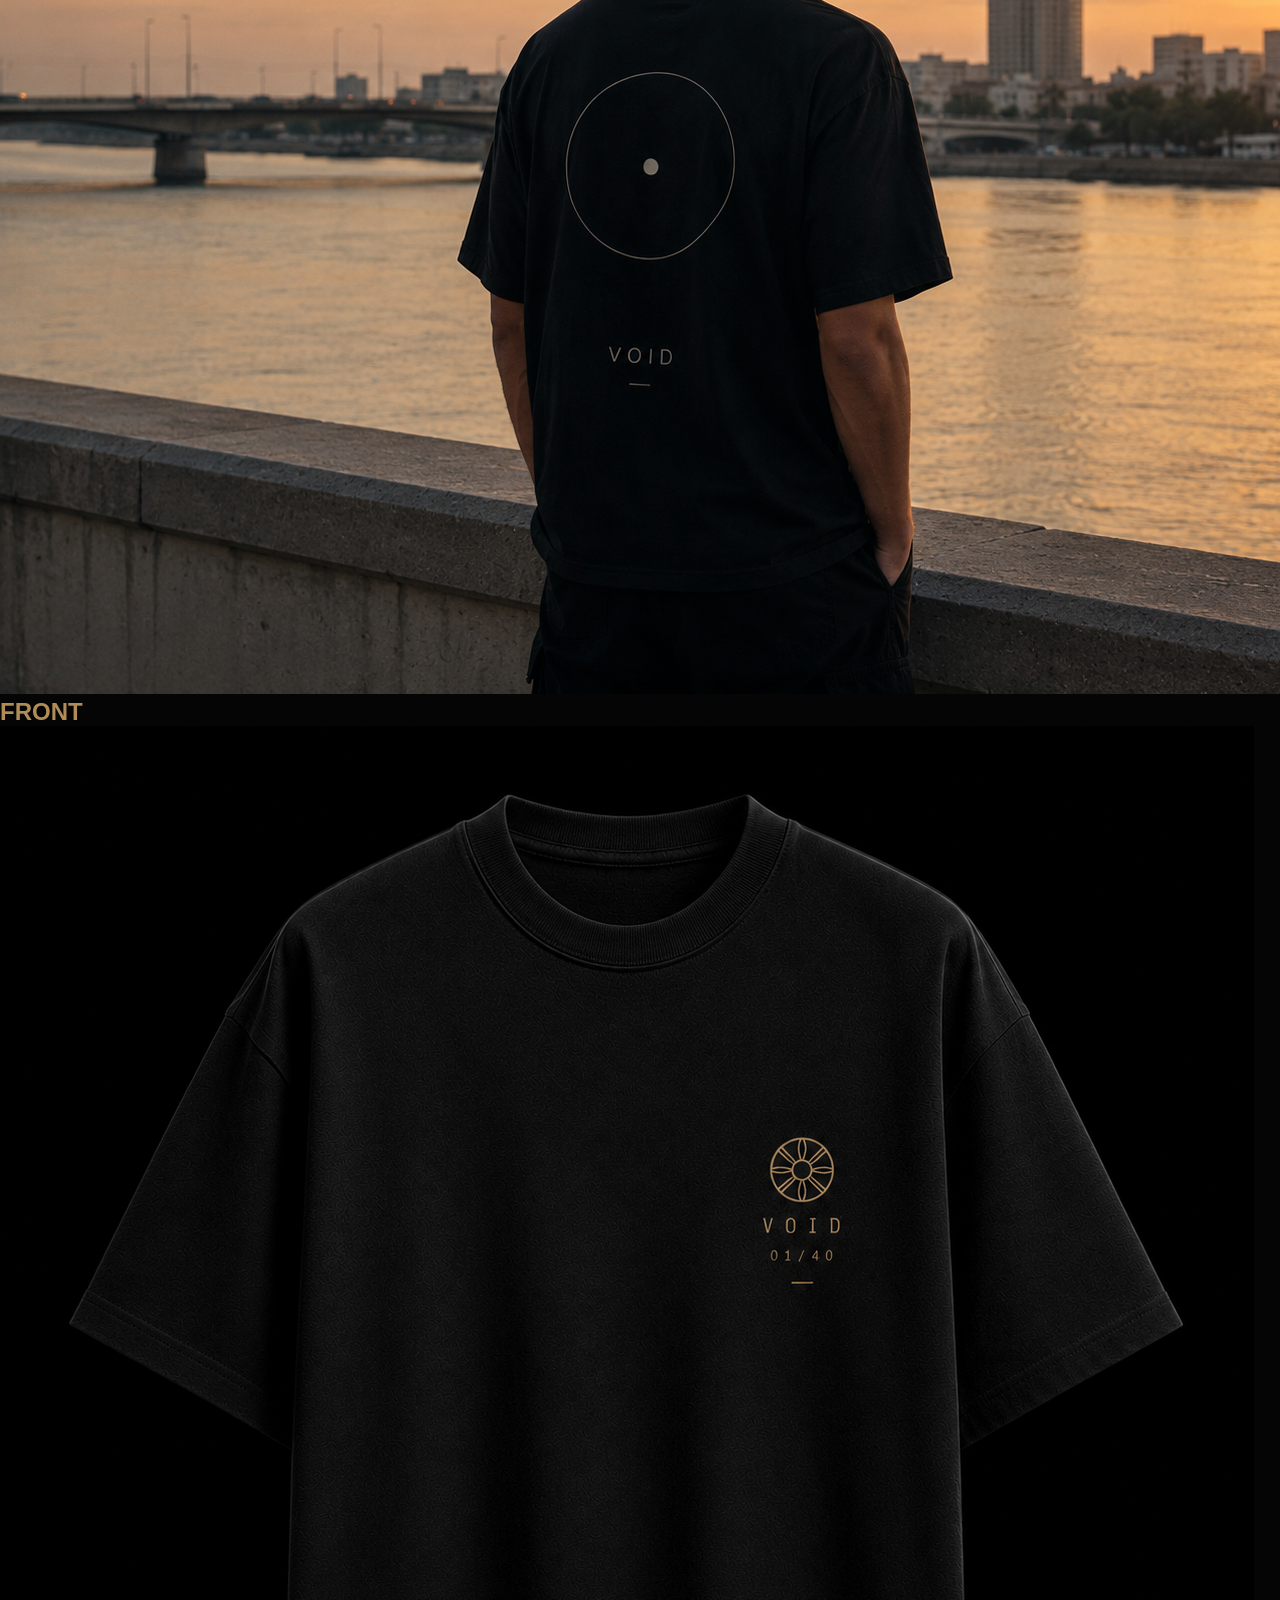
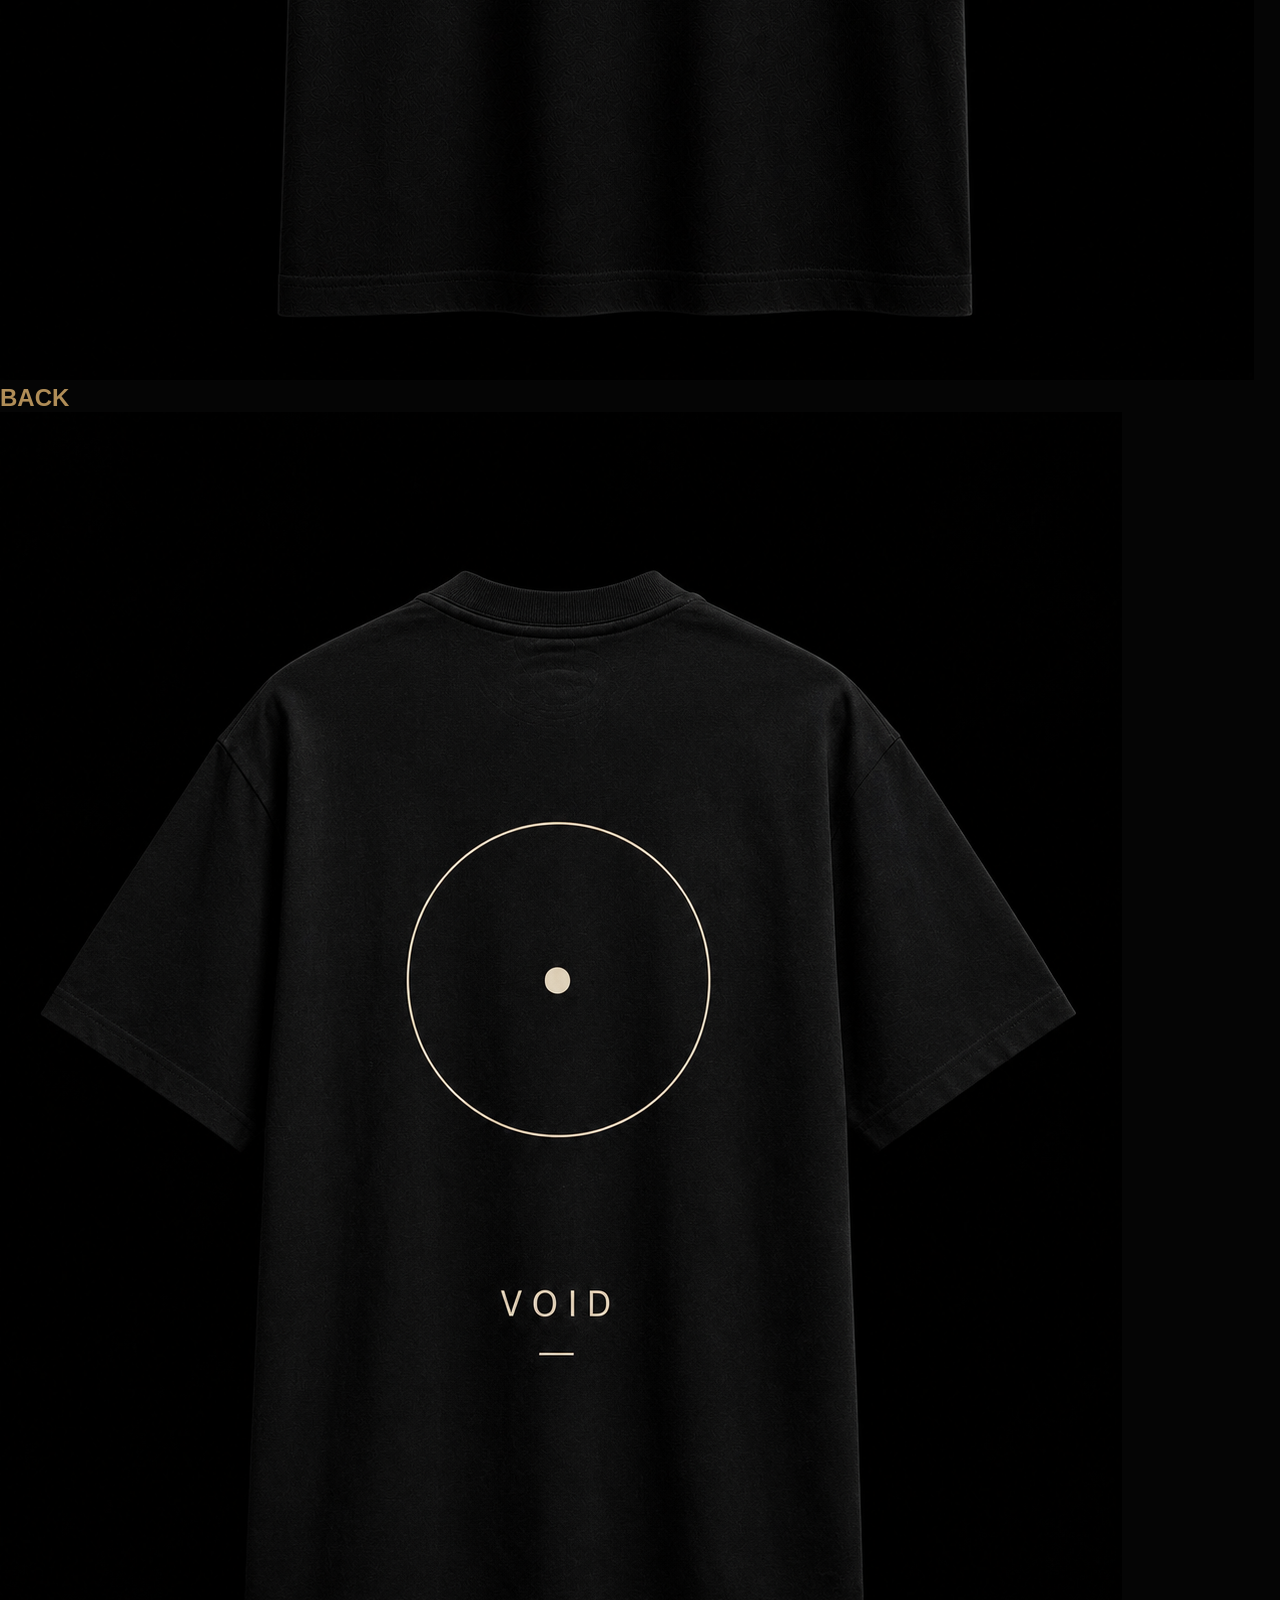
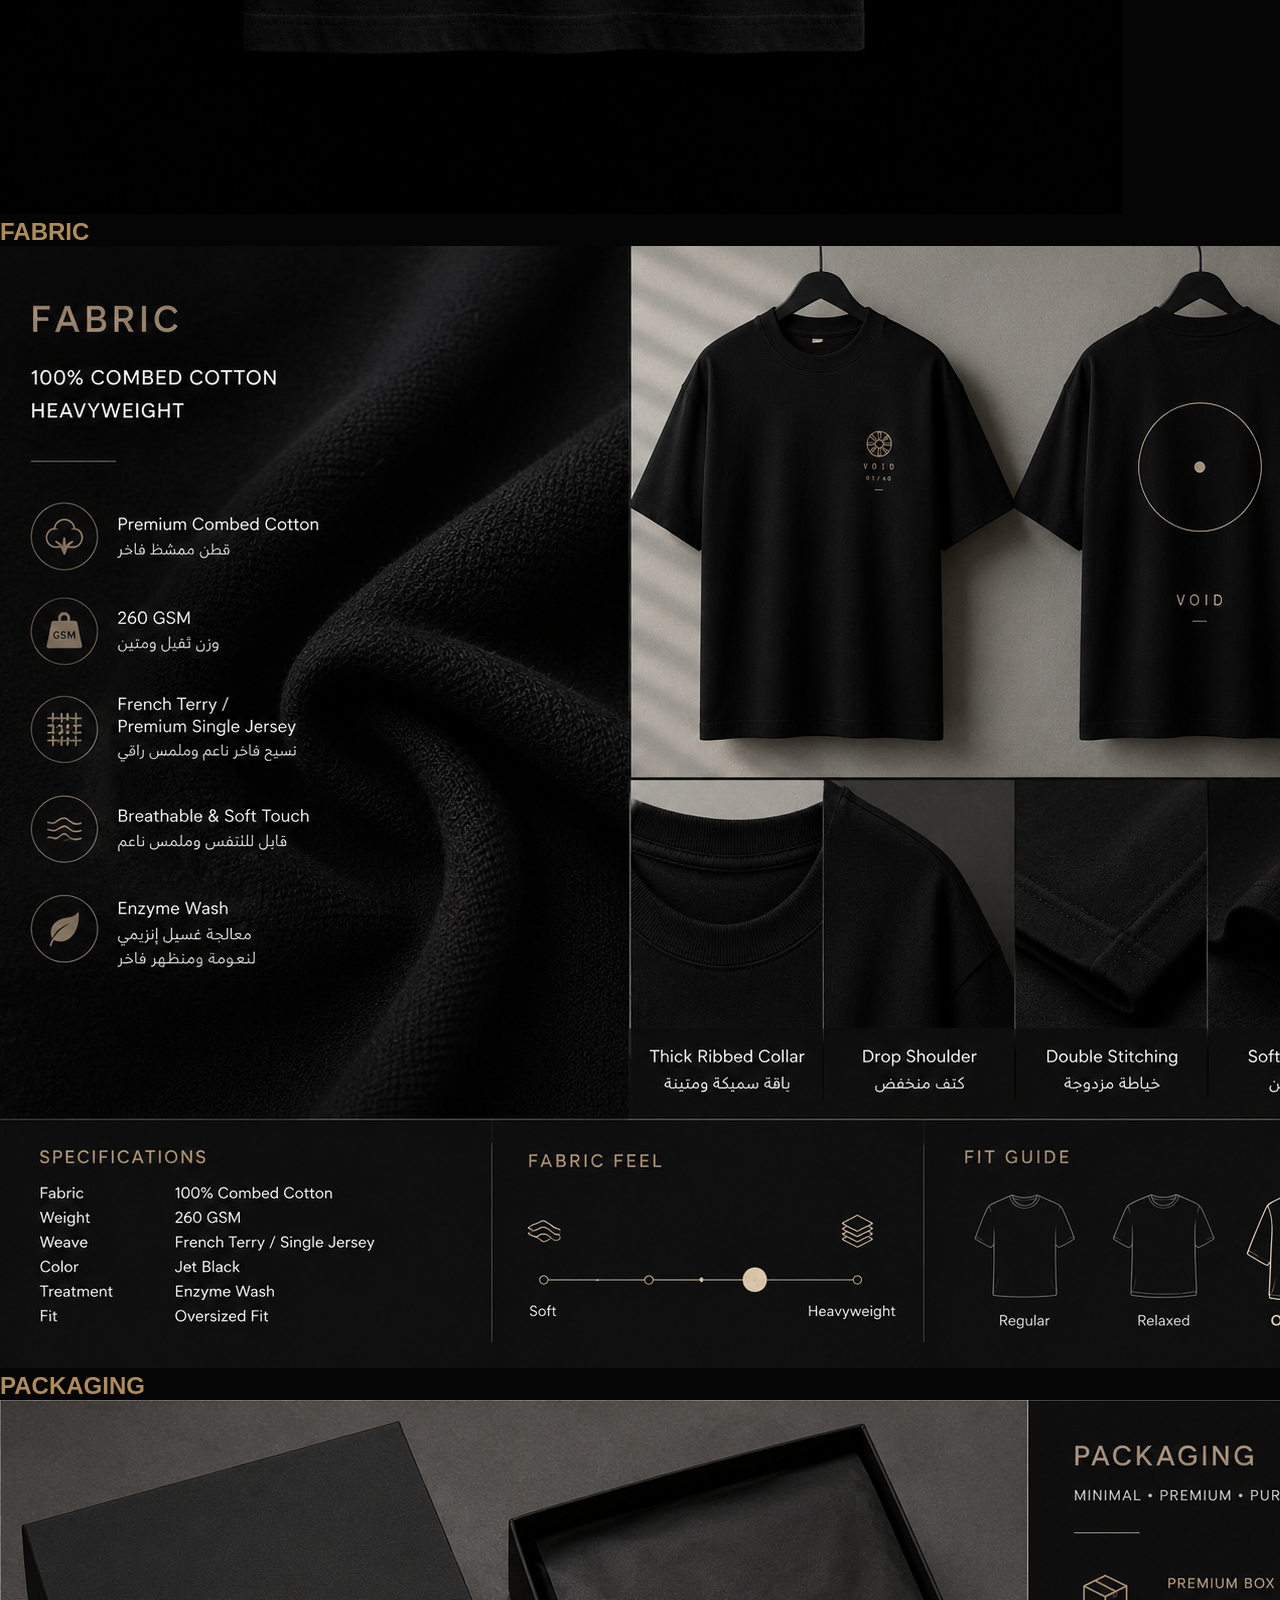
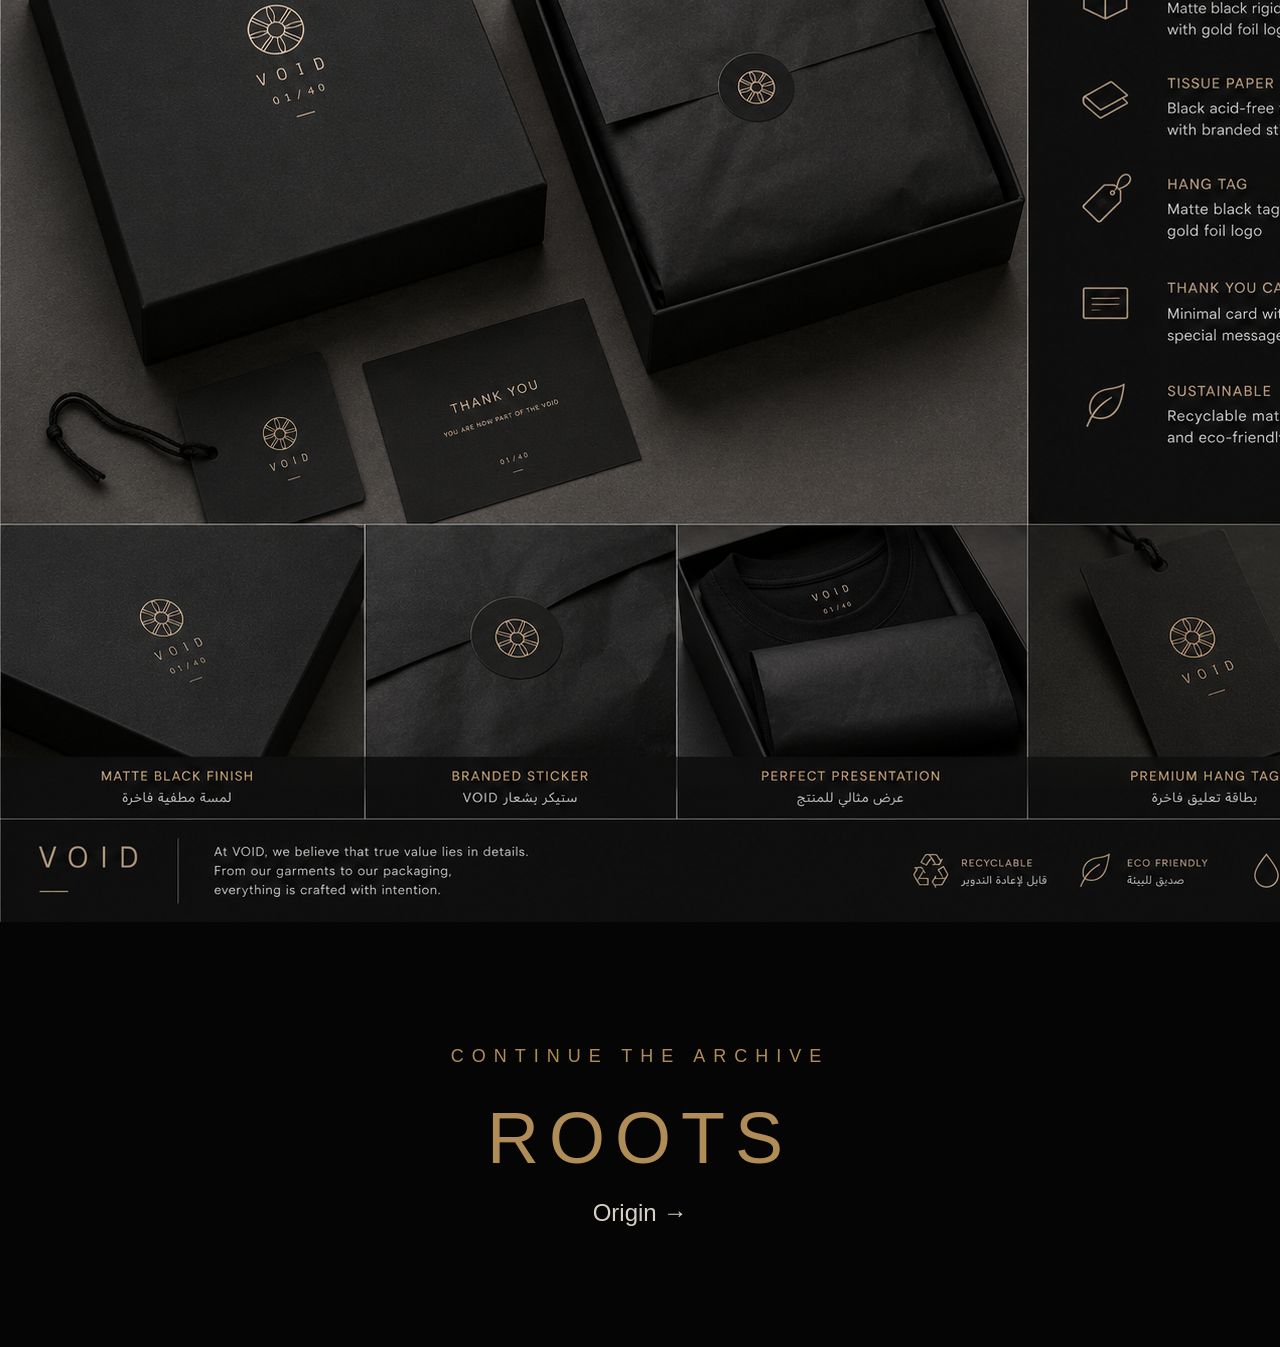
<file: void.html>
<!DOCTYPE html>
<html lang="en">

<head>

<meta charset="UTF-8">
<meta name="viewport" content="width=device-width, initial-scale=1.0">

<title>RARO — VOID</title>

<style>

*{
margin:0;
padding:0;
box-sizing:border-box;
}

html{
scroll-behavior:smooth;
}

body{
background:#050505;
font-family:Arial,sans-serif;
overflow-x:hidden;
color:#b08d57;
}

/* HERO */

.hero{

height:100vh;

display:flex;
justify-content:center;
align-items:center;

text-align:center;

position:relative;

overflow:hidden;

}

.symbol{

position:absolute;

font-size:380px;

line-height:.8;

color:#b08d57;

opacity:.05;

transform:translateY(-40px);

animation:breathe 8s ease-in-out infinite;

}

@keyframes breathe{

0%{
transform:translateY(-40px) scale(1);
opacity:.04;
}

50%{
transform:translateY(-40px) scale(1.06);
opacity:.08;
}

100%{
transform:translateY(-40px) scale(1);
opacity:.04;
}



.content{
position:relative;
z-index:2;
}

.number{

font-size:12px;

letter-spacing:8px;

margin-bottom:35px;

opacity:.7;

}

.name{

font-size:clamp(60px,10vw,120px);

font-weight:300;

letter-spacing:14px;

margin-bottom:20px;

}

.meaning{

font-size:18px;

letter-spacing:6px;

margin-bottom:30px;

color:#d4c2a1;

}

.quote{

font-size:18px;

line-height:1.8;

color:#b08d57;

}

/* SECTIONS */

.section{

min-height:100vh;

display:flex;
flex-direction:column;

justify-content:center;
align-items:center;

text-align:center;

padding:60px 30px;

}

.section h2{

font-size:clamp(28px,5vw,50px);

font-weight:300;

letter-spacing:8px;

margin-bottom:60px;

}

.section p{

max-width:700px;

font-size:20px;

line-height:2;

color:#d4c2a1;

}

/* ARCHIVE NOTES */

.archive-image{
    width:100%;
    max-width:700px;
    height:auto;
    display:block;
    margin:0 auto;
}

.section{
    max-width:1000px;
    margin:120px auto;
    padding:0 30px;
}

.section h2{

    text-align:center;
    letter-spacing:8px;
    font-size:14px;
    margin-bottom:40px;
    color:#b08d57;

}
  
.archive-card{

width:min(90%,520px);

border:1px solid rgba(176,141,87,.25);

padding:50px 35px;

text-align:left;

}

.archive-title{

font-size:14px;

letter-spacing:6px;

margin-bottom:40px;

}

.archive-item{

margin-bottom:30px;

}

.archive-label{

font-size:12px;

letter-spacing:3px;

color:#8a734d;

margin-bottom:10px;

text-transform:uppercase;

}

.archive-value{

font-size:22px;

color:#d4c2a1;

}

/* PLACEHOLDERS */

.placeholder{

width:min(90%,900px);

height:60vh;

border:1px solid rgba(176,141,87,.20);

display:flex;

justify-content:center;
align-items:center;

font-size:28px;

letter-spacing:6px;

color:#b08d57;

}

/* NEXT */

}
.next{
    display:block;
    text-align:center;
    text-decoration:none;
    color:#b08d57;
    padding:120px 20px;
}

.next h3{
    letter-spacing:8px;
    font-size:18px;
    margin-bottom:30px;
    font-weight:300;
}

.next-name{
    font-size:72px;
    letter-spacing:10px;
    margin-bottom:20px;
}

.next-sub{
    font-size:24px;
    color:#d8d0c5;
}

.next:hover{
    opacity:.8;
</style>

</head>

<body>

<!-- HERO -->

<section class="hero">

<div class="symbol">
○
<br>
•
</div>

<div class="content">

<div class="number">01</div>

<div class="name">VOID</div>

<div class="meaning">BEGINNING</div>

<div class="quote">
Nothing.<br>
Yet.<br>
Everything.
</div>

</div>

</section>

<!-- THE CONCEPT -->

<section class="section">

<h2>THE CONCEPT</h2>

<p>

Before every mark,
there is emptiness.

<br><br>

Before every journey,
there is silence.

<br><br>

VOID represents the moment
before creation.

</p>

</section>

<!-- ARCHIVE NOTES -->

<section class="section">

<div class="archive-card">

<div class="archive-title">
ARCHIVE NOTES
</div>

<div class="archive-item">

<div class="archive-label">
Concept
</div>

<div class="archive-value">
01 — VOID
</div>

</div>

<div class="archive-item">

<div class="archive-label">
Classification
</div>

<div class="archive-value">
Beginning
</div>

</div>

<div class="archive-item">

<div class="archive-label">
Status
</div>

<div class="archive-value">
Active
</div>

</div>

<div class="archive-item">

<div class="archive-label">
Archive Reference
</div>

<div class="archive-value">
VOID-01
</div>

</div>

</div>

</section>

<!-- PLACEHOLDERS -->

<section class="section">
<h2>LIFESTYLE</h2>
<img
src="images/Void/28C3A477-A9EF-4FC4-8B6C-1A0BC4CF0E7F.png"
alt="VOID Lifestyle"
class="archive-image">
</section>

<section class="section">
<h2>FRONT</h2>
<img
src="images/Void/AAD977A6-EAE2-4549-8ABF-EF7BB22FAC60.png"
alt="VOID Front"
class="archive-image">
</section>

<section class="section">
<h2>BACK</h2>
<img
src="images/Void/EF754D3F-13D2-4E82-AE93-3FA8FA437796.png"
alt="VOID Back"
class="archive-image">
</section>

<section class="section">
<h2>FABRIC</h2>
<img
src="images/Void/32AC3197-CE52-499D-89BC-E9F30FC2E3A4.png"
alt="VOID Fabric"
class="archive-image">
</section>

<section class="section">
<h2>PACKAGING</h2>
<img
src="images/Void/EE9184CD-0F6A-4A13-BD00-4A3077BA37A7.png"
alt="VOID Packaging"
class="archive-image">
</section

<!-- NEXT CONCEPT -->

<section class="section">

<a href="roots.html" class="next">

<h3>CONTINUE THE ARCHIVE</h3>

<div class="next-name">
ROOTS
</div>

<div class="next-sub">
Origin →
</div>

</a>

</section>

</body>
</html>
</file>
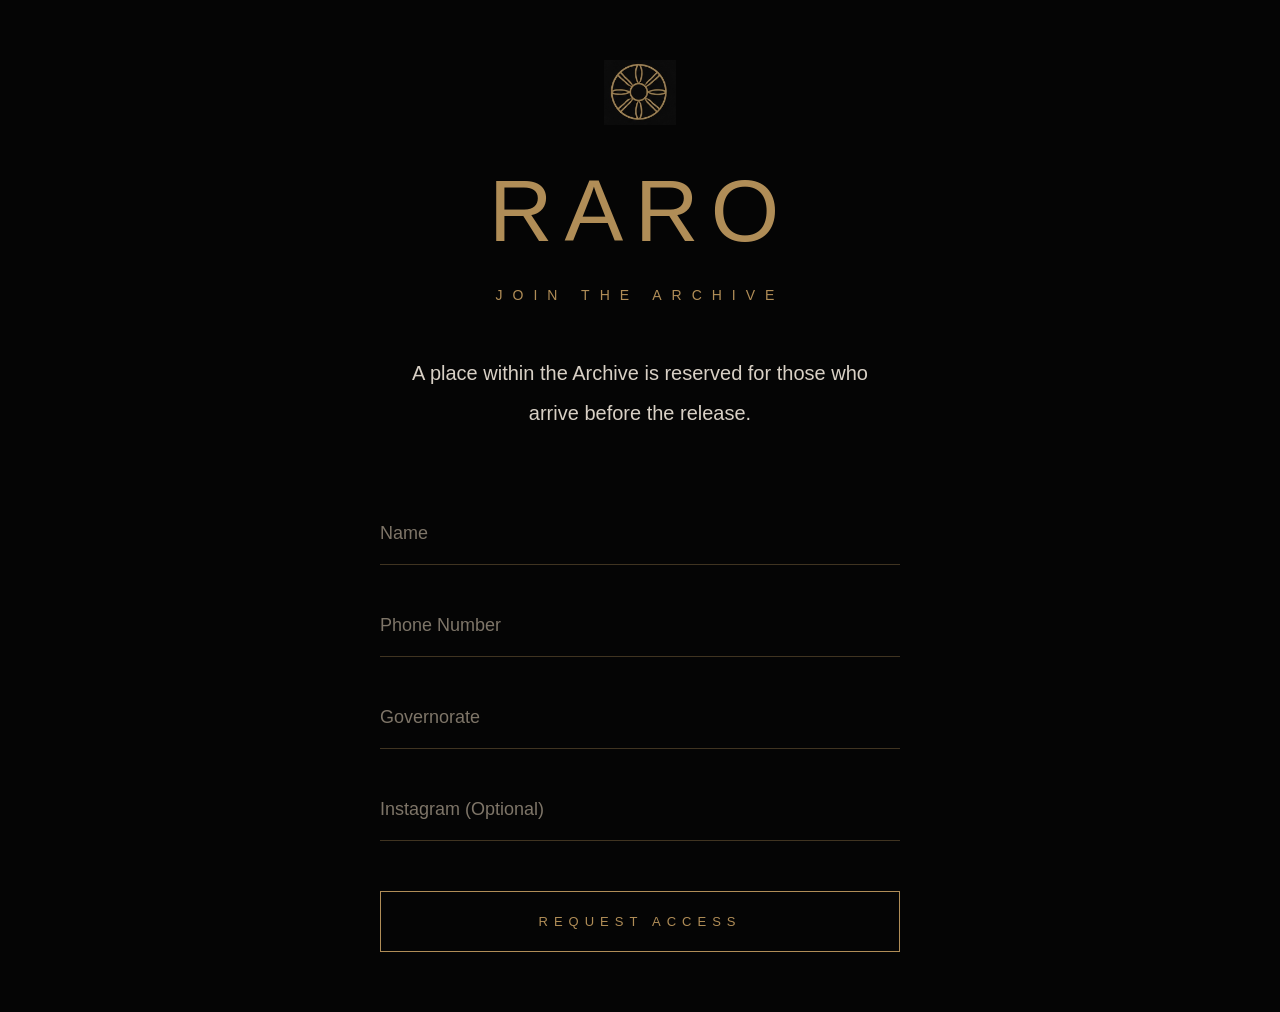
<file: waitlist.html>
<!DOCTYPE html>
<html lang="en">

<head>

<meta charset="UTF-8">
<meta name="viewport" content="width=device-width, initial-scale=1.0">

<title>RARO — Join The Archive</title>

<style>

*{
margin:0;
padding:0;
box-sizing:border-box;
}

body{

background:#050505;
color:#b08d57;
font-family:Arial,sans-serif;

min-height:100vh;

display:flex;
justify-content:center;
align-items:center;

padding:60px 30px;

}

.container{

width:100%;
max-width:520px;

text-align:center;

}

.mark-container{

margin-bottom:35px;

}

.raro-mark{

width:72px;
height:auto;

display:block;
margin:0 auto;

opacity:.95;

}

.logo{

font-size:clamp(54px,10vw,88px);

font-weight:300;

letter-spacing:12px;

margin-bottom:25px;

color:#b08d57;

}

.subtitle{

font-size:14px;

letter-spacing:10px;

margin-bottom:50px;

color:#b08d57;

}

.description{

max-width:500px;

margin:0 auto 70px;

line-height:2;

font-size:20px;

color:#d8d0c5;

}

form{

width:100%;

}

input{

width:100%;

background:transparent;

border:none;

border-bottom:1px solid rgba(176,141,87,.35);

padding:20px 0;

margin-bottom:30px;

color:#d8d0c5;

font-size:18px;

outline:none;

}

input::placeholder{

color:#7e7568;

}

button{

width:100%;

padding:22px;

margin-top:20px;

background:transparent;

border:1px solid #b08d57;

color:#b08d57;

font-size:13px;

letter-spacing:6px;

cursor:pointer;

transition:.3s;

}

button:hover{

background:#b08d57;

color:#050505;

}

@media(max-width:768px){

.logo{

font-size:72px;

letter-spacing:10px;

}

.description{

font-size:18px;

line-height:1.9;

margin-bottom:60px;

}

input{

font-size:17px;


}

</style>

</head>

<body>

<div class="container">

<div class="mark-container">

<img
src="RARO_MASTER/02_MASTER_ASSETS/00B72C45-AAB4-4D9D-A816-0C7C8D6F47F0.jpeg"
alt="RARO Mark"
class="raro-mark">

</div>

<div class="logo">
RARO
</div>

<div class="subtitle">
JOIN THE ARCHIVE
</div>

<div class="description">

A place within the Archive is reserved
for those who arrive before the release.

</div>
  
<form id="waitlist-form">
 

<input
type="text"
name="name"
placeholder="Name"
required>

<input
type="tel"
name="phone"
placeholder="Phone Number"
required>

<input
type="text"
name="governorate"
placeholder="Governorate"
required>

<input
type="text"
name="instagram"
placeholder="Instagram (Optional)">

<button type="submit">

REQUEST ACCESS

</button>

</form>

</div>
<script>

const form = document.getElementById('waitlist-form');

form.addEventListener('submit', async (e) => {

e.preventDefault();

const data = new FormData(form);

const response = await fetch(
'https://formspree.io/f/xbdedajg',
{
method: 'POST',
body: data,
headers:{
'Accept':'application/json'
}
}
);

if(response.ok){

window.location.href='thankyou.html';

}else{

alert('Submission failed. Please try again.');

}

});

</script>
</body>

</html>
</file>
<file: css/brand.css>

</file>
